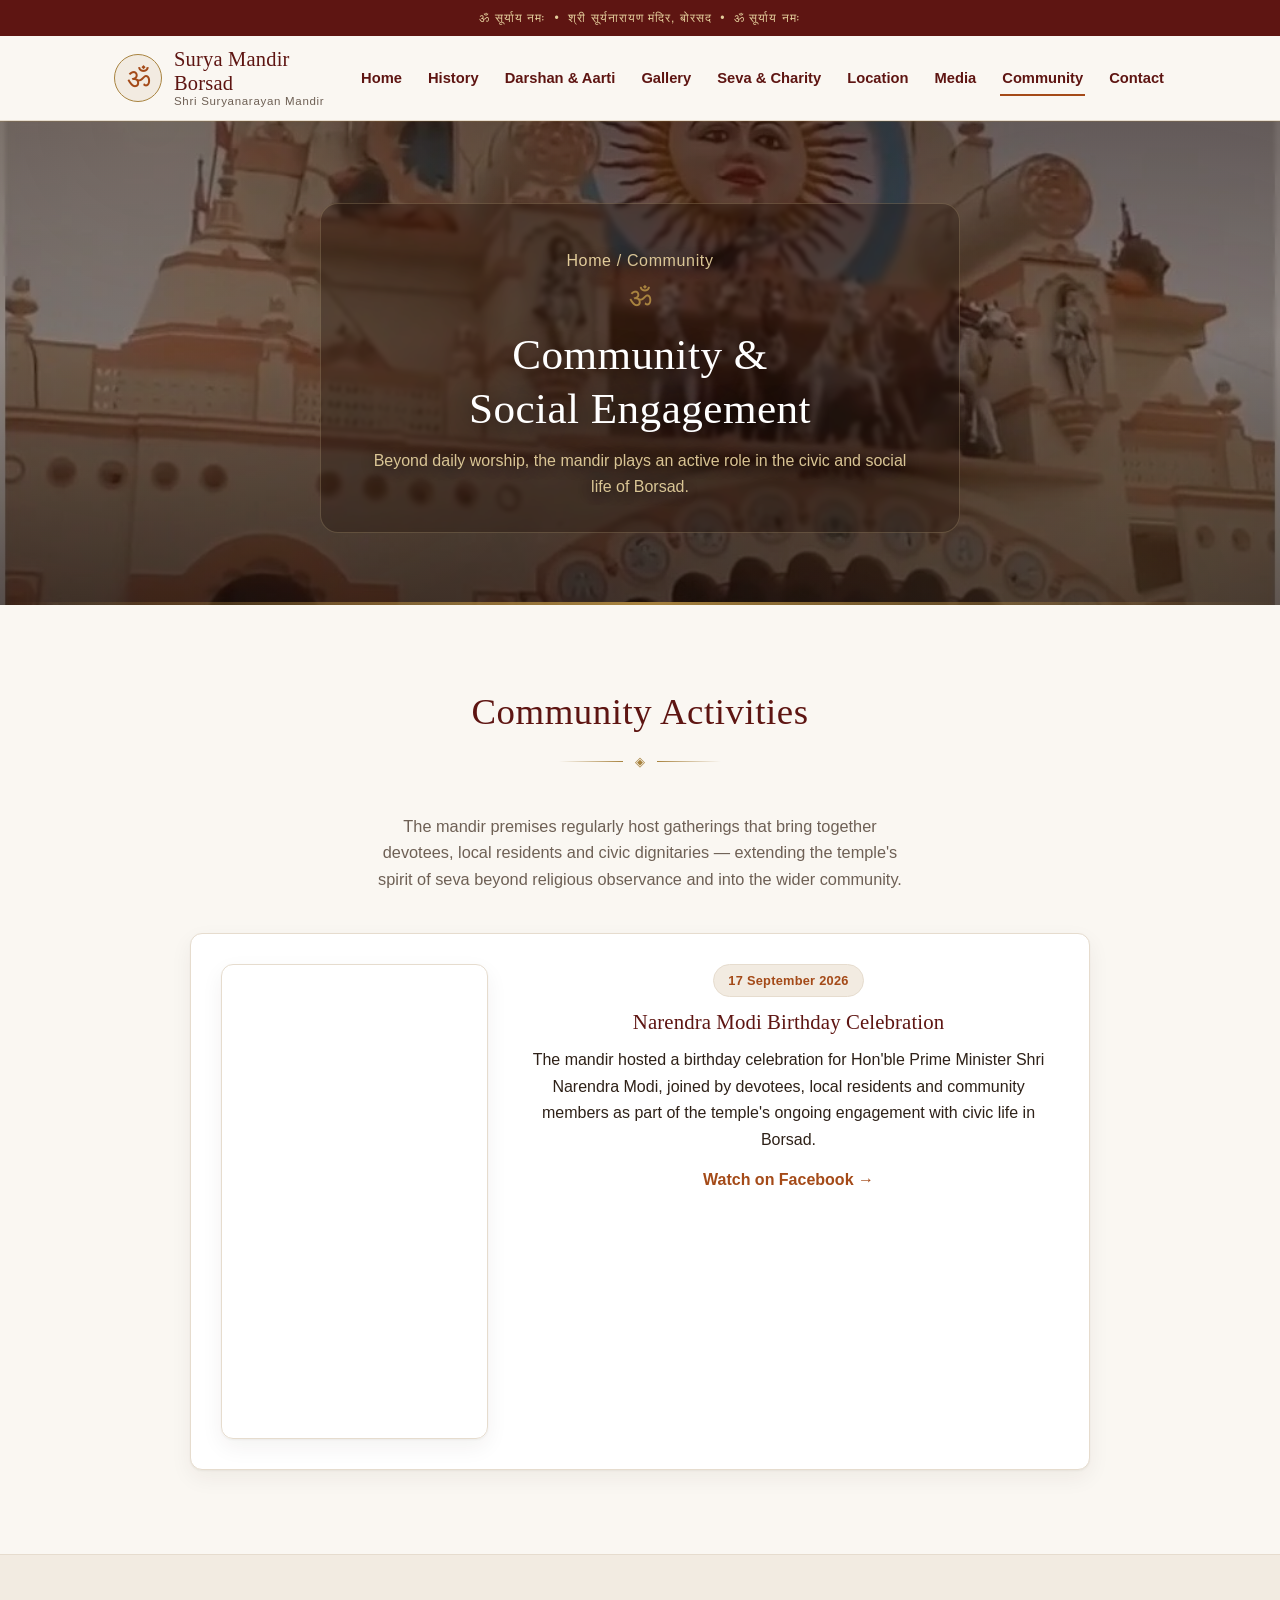
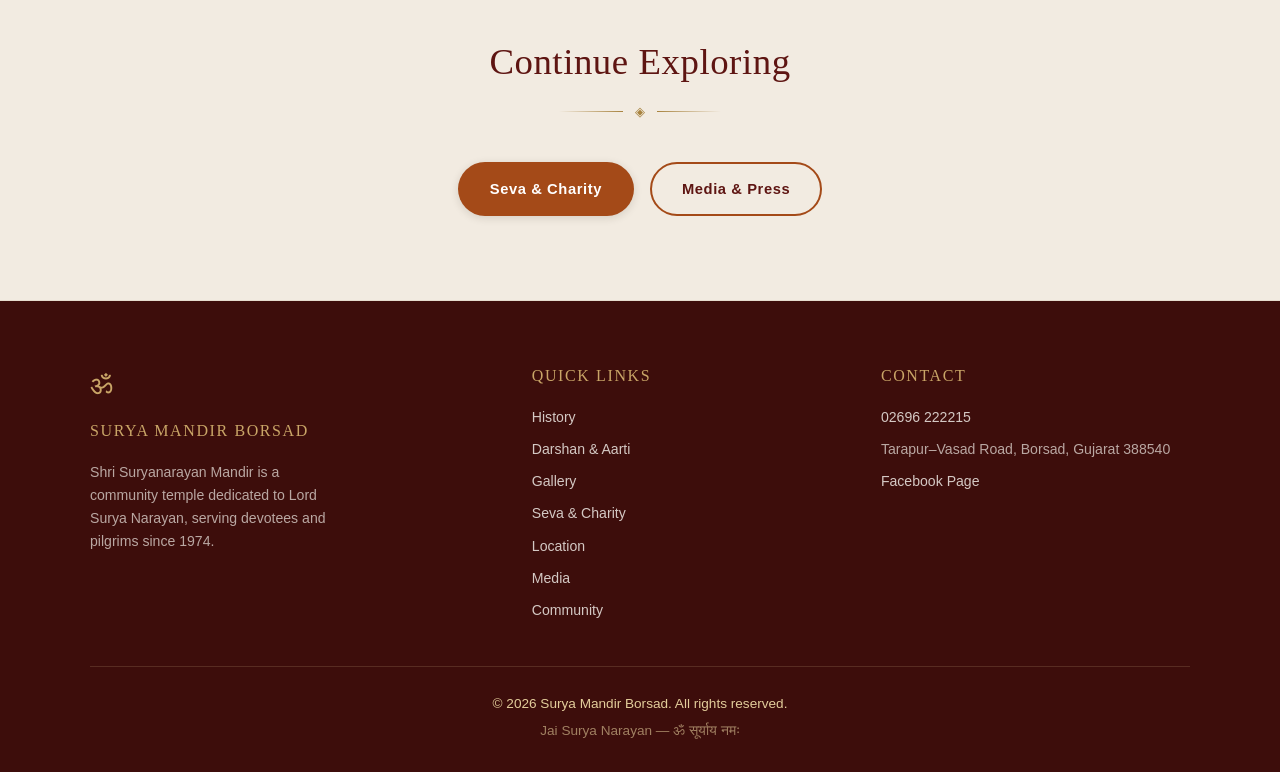
<file: community.html>
<!DOCTYPE html>
<html lang="en">
<head>
<meta charset="UTF-8">
<meta http-equiv="Content-Security-Policy" content="default-src 'self'; base-uri 'self'; form-action 'none'; object-src 'none'; script-src 'self'; style-src 'self' 'unsafe-inline' https://fonts.googleapis.com; font-src 'self' https://fonts.gstatic.com; img-src 'self' data:; connect-src 'self'; frame-src https://www.youtube.com https://www.google.com https://www.facebook.com">
<meta name="referrer" content="strict-origin-when-cross-origin">
<meta name="viewport" content="width=device-width, initial-scale=1.0">
<title>Community | Surya Mandir Borsad</title>
<meta name="description" content="Community and social engagement activities hosted at Surya Mandir Borsad, from civic celebrations to local outreach.">
<link rel="canonical" href="https://suntempleborsad.org/community.html">
<meta property="og:type" content="website">
<meta property="og:site_name" content="Surya Mandir Borsad">
<meta property="og:title" content="Community | Surya Mandir Borsad">
<meta property="og:description" content="Community and social engagement activities hosted at Surya Mandir Borsad, from civic celebrations to local outreach.">
<meta property="og:url" content="https://suntempleborsad.org/community.html">
<meta property="og:image" content="https://suntempleborsad.org/images/gallery-13.jpg">
<meta property="og:image:width" content="1000">
<meta property="og:image:height" content="1000">
<meta property="og:image:alt" content="Surya Mandir Borsad">
<meta property="og:locale" content="en_IN">
<meta name="twitter:card" content="summary_large_image">
<meta name="twitter:title" content="Community | Surya Mandir Borsad">
<meta name="twitter:description" content="Community and social engagement activities hosted at Surya Mandir Borsad, from civic celebrations to local outreach.">
<meta name="twitter:image" content="https://suntempleborsad.org/images/gallery-13.jpg">
<meta name="theme-color" content="#5E1512">
<link rel="manifest" href="/manifest.json">
<link rel="apple-touch-icon" href="/apple-touch-icon.png">
<link rel="icon" href="/favicon.ico" sizes="32x32">
<link rel="icon" href="data:image/svg+xml,%3Csvg xmlns='http://www.w3.org/2000/svg' viewBox='0 0 100 100'%3E%3Ccircle cx='50' cy='50' r='45' fill='%235E1512'/%3E%3Ctext x='50' y='68' font-size='60' text-anchor='middle' fill='%23fff'%3E%E0%A5%90%3C/text%3E%3C/svg%3E">
<link rel="preconnect" href="https://fonts.googleapis.com">
<link rel="preconnect" href="https://fonts.gstatic.com" crossorigin>
<link href="https://fonts.googleapis.com/css2?family=Marcellus&family=Mukta:wght@400;500;600;700&display=swap" rel="stylesheet">
<link rel="stylesheet" href="css/style.css?v=2">
<script type="application/ld+json">
{
  "@context": "https://schema.org",
  "@type": "BreadcrumbList",
  "itemListElement": [
    {"@type": "ListItem", "position": 1, "name": "Home", "item": "https://suntempleborsad.org/"},
    {"@type": "ListItem", "position": 2, "name": "Community", "item": "https://suntempleborsad.org/community.html"}
  ]
}
</script>
</head>
<body>

<div class="top-strip">ॐ सूर्याय नमः &nbsp;•&nbsp; श्री सूर्यनारायण मंदिर, बोरसद &nbsp;•&nbsp; ॐ सूर्याय नमः</div>

<header class="site-header">
  <div class="header-inner">
    <a class="brand" href="index.html">
      <span class="brand-om">ॐ</span>
      <span class="brand-text">
        <span class="brand-title">Surya Mandir Borsad</span>
        <span class="brand-subtitle">Shri Suryanarayan Mandir</span>
      </span>
    </a>
    <button class="nav-toggle" id="navToggle" aria-label="Toggle navigation" aria-expanded="false">
      <span></span><span></span><span></span>
    </button>
    <nav class="main-nav" id="mainNav">
      <a href="index.html">Home</a>
      <a href="history.html">History</a>
      <a href="timings.html">Darshan &amp; Aarti</a>
      <a href="gallery.html">Gallery</a>
      <a href="seva.html">Seva &amp; Charity</a>
      <a href="location.html">Location</a>
      <a href="media.html">Media</a>
      <a href="community.html" class="active">Community</a>
      <a href="contact.html">Contact</a>
    </nav>
  </div>
</header>

<section class="page-hero" style="background-image:url('images/gallery-13.jpg');background-image:-webkit-image-set(url('images/gallery-13.webp') type('image/webp'),url('images/gallery-13.jpg') type('image/jpeg'));background-image:image-set(url('images/gallery-13.webp') type('image/webp'),url('images/gallery-13.jpg') type('image/jpeg')); background-size:cover; background-position:center;">
  <div class="page-hero-content">
    <p class="breadcrumb"><a href="index.html">Home</a> / Community</p>
    <div class="page-om">&#x0950;</div>
    <h1>Community &amp; Social Engagement</h1>
    <p>Beyond daily worship, the mandir plays an active role in the civic and social life of Borsad.</p>
  </div>
</section>

<main>

  <section class="section">
    <div class="section-inner text-center">
      <h2 class="section-title"><span>Community Activities</span></h2>
      <div class="divider" aria-hidden="true"><span>&#x25C8;</span></div>
      <p class="section-lead" style="max-width:760px; margin-bottom:40px;">
        The mandir premises regularly host gatherings that bring together devotees, local residents
        and civic dignitaries &mdash; extending the temple's spirit of seva beyond religious
        observance and into the wider community.
      </p>

      <div class="event-card">
        <div class="event-card-media">
          <div class="video-wrapper-vertical">
            <iframe src="https://www.facebook.com/plugins/video.php?href=https%3A%2F%2Fwww.facebook.com%2Freel%2F38532908149690566%2F&show_text=0&width=267" title="Narendra Modi birthday celebration at Surya Mandir Borsad" style="border:none;overflow:hidden" scrolling="no" allowfullscreen="true" allow="autoplay; clipboard-write; encrypted-media; picture-in-picture; web-share" loading="lazy"></iframe>
          </div>
        </div>
        <div class="event-card-body">
          <span class="event-date">17 September 2026</span>
          <h3>Narendra Modi Birthday Celebration</h3>
          <p>
            The mandir hosted a birthday celebration for Hon'ble Prime Minister Shri Narendra Modi,
            joined by devotees, local residents and community members as part of the temple's ongoing
            engagement with civic life in Borsad.
          </p>
          <a class="event-watch-link" href="https://fb.watch/v/28VnDerd36/?mibextid=wwXIfr&fs=e" target="_blank" rel="noopener">Watch on Facebook &rarr;</a>
        </div>
      </div>
    </div>
  </section>

  <section class="section section-alt">
    <div class="section-inner text-center">
      <h2 class="section-title"><span>Continue Exploring</span></h2>
      <div class="divider" aria-hidden="true"><span>&#x25C8;</span></div>
      <div class="hero-actions" style="justify-content:center;">
        <a href="seva.html" class="btn btn-primary">Seva &amp; Charity</a>
        <a href="media.html" class="btn btn-outline" style="color:var(--maroon);border-color:var(--saffron-dark);">Media &amp; Press</a>
      </div>
    </div>
  </section>

</main>

<footer class="site-footer">
  <div class="footer-inner">
    <div class="footer-col footer-about">
      <div class="footer-om" aria-hidden="true">&#x0950;</div>
      <h4>Surya Mandir Borsad</h4>
      <p>Shri Suryanarayan Mandir is a community temple dedicated to Lord Surya Narayan, serving devotees and pilgrims since 1974.</p>
    </div>
    <div class="footer-col">
      <h4>Quick Links</h4>
      <ul>
        <li><a href="history.html">History</a></li>
        <li><a href="timings.html">Darshan &amp; Aarti</a></li>
        <li><a href="gallery.html">Gallery</a></li>
        <li><a href="seva.html">Seva &amp; Charity</a></li>
        <li><a href="location.html">Location</a></li>
        <li><a href="media.html">Media</a></li>
        <li><a href="community.html">Community</a></li>
      </ul>
    </div>
    <div class="footer-col">
      <h4>Contact</h4>
      <ul>
        <li><a href="tel:+912696222215">02696 222215</a></li>
        <li>Tarapur&ndash;Vasad Road, Borsad, Gujarat 388540</li>
        <li><a href="https://www.facebook.com/309274236189976" target="_blank" rel="noopener">Facebook Page</a></li>
      </ul>
    </div>
  </div>
  <div class="footer-bottom">
    <p>&copy; <span id="year"></span> Surya Mandir Borsad. All rights reserved.</p>
    <p class="footer-note">Jai Surya Narayan &mdash; &#x0950; &#x0938;&#x0942;&#x0930;&#x094D;&#x092F;&#x093E;&#x092F; &#x0928;&#x092E;&#x0903;</p>
  </div>
</footer>

<script src="js/script.js?v=5"></script>
</body>
</html>
</file>
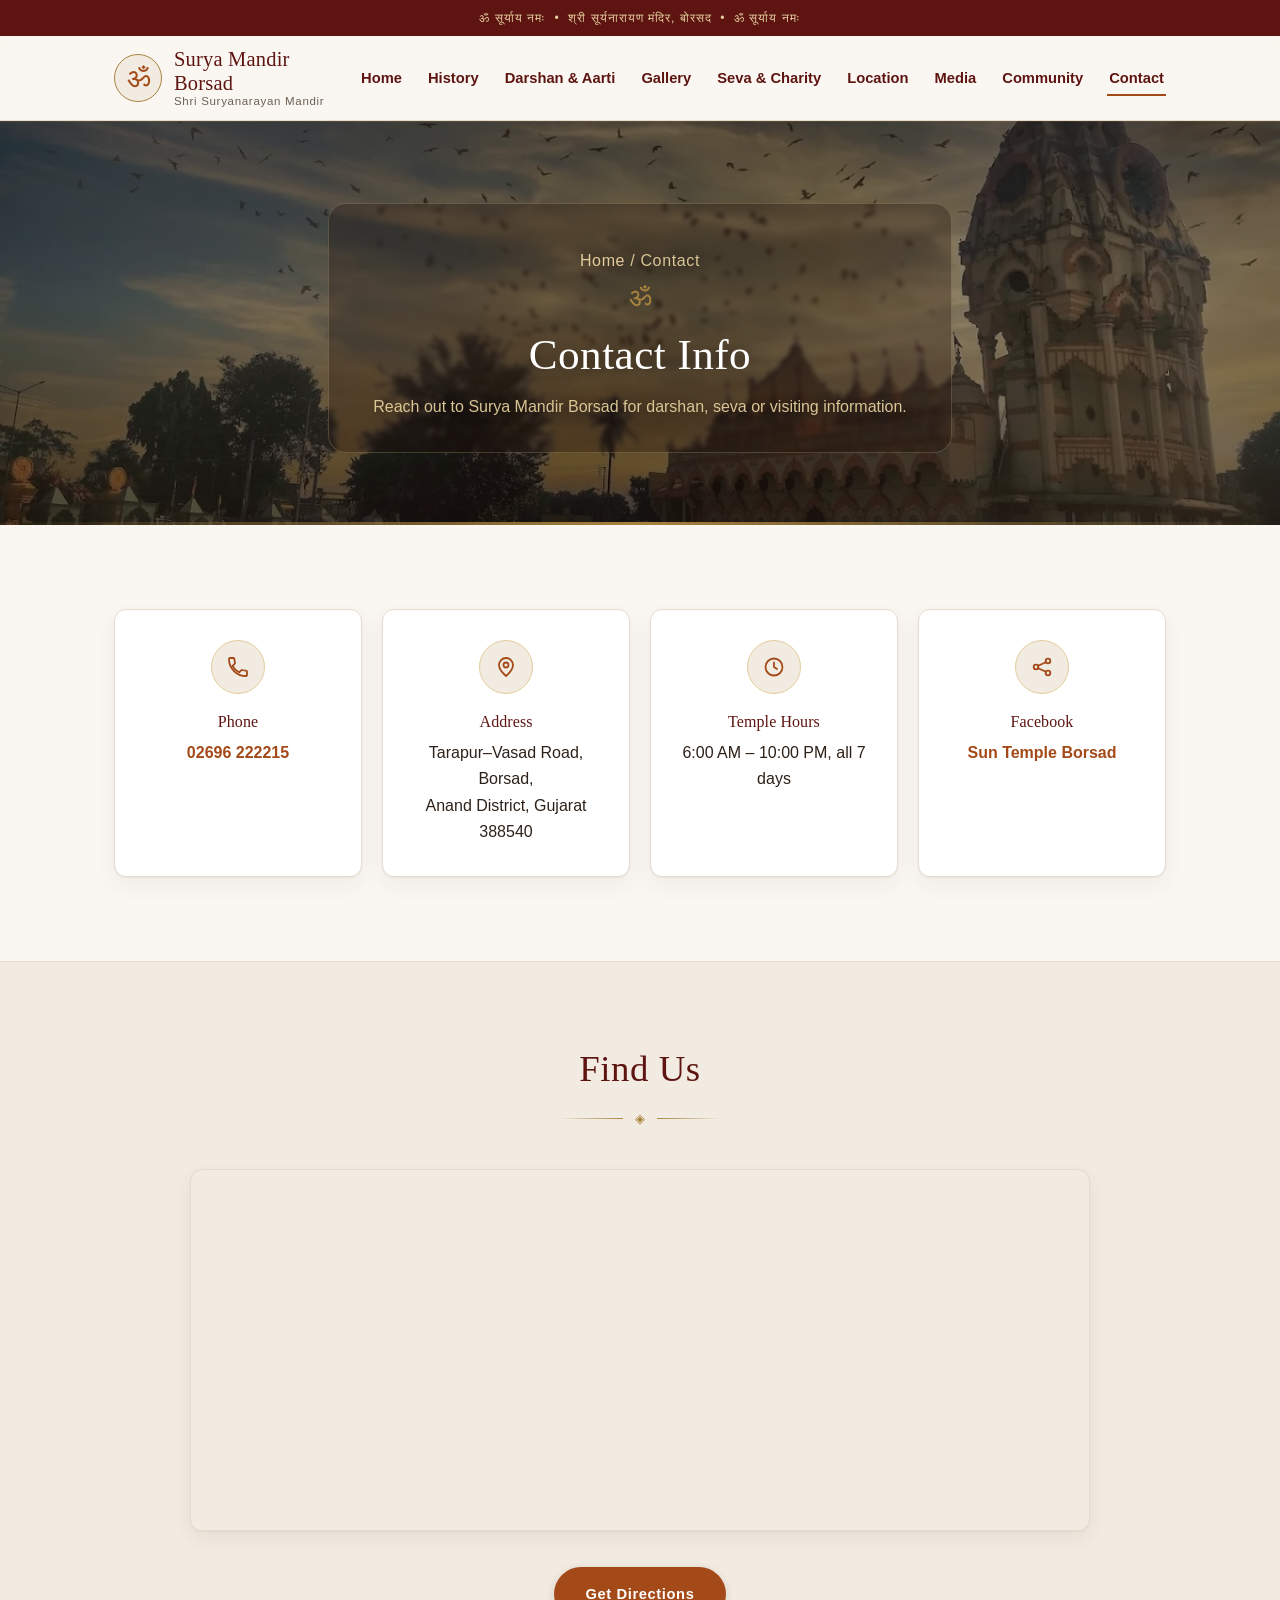
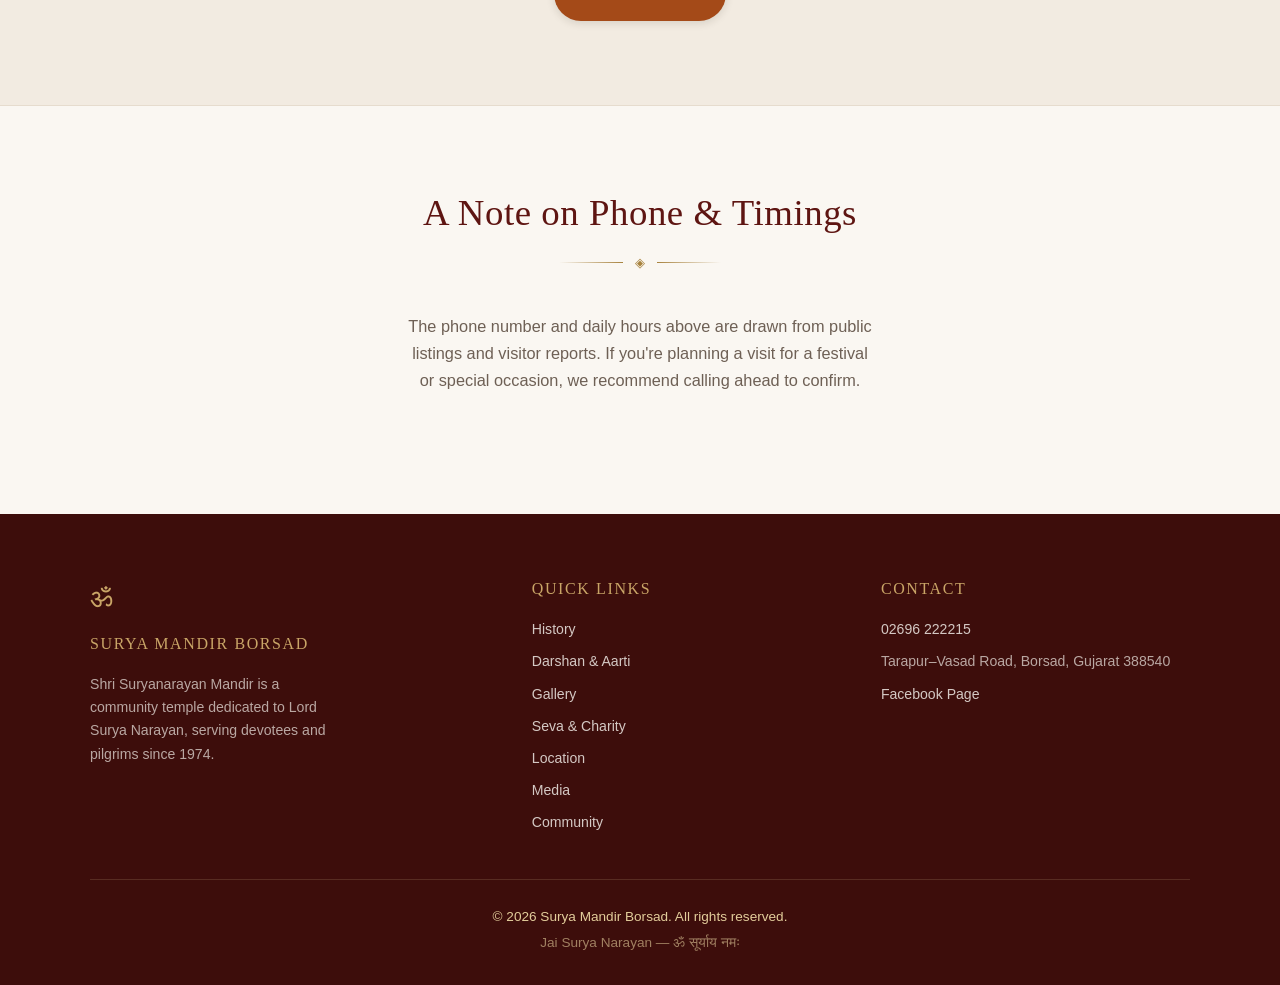
<file: contact.html>
<!DOCTYPE html>
<html lang="en">
<head>
<meta charset="UTF-8">
<meta http-equiv="Content-Security-Policy" content="default-src 'self'; base-uri 'self'; form-action 'none'; object-src 'none'; script-src 'self'; style-src 'self' 'unsafe-inline' https://fonts.googleapis.com; font-src 'self' https://fonts.gstatic.com; img-src 'self' data:; connect-src 'self'; frame-src https://www.youtube.com https://www.google.com https://www.facebook.com">
<meta name="referrer" content="strict-origin-when-cross-origin">
<meta name="viewport" content="width=device-width, initial-scale=1.0">
<title>Contact | Surya Mandir Borsad</title>
<meta name="description" content="Contact details for Surya Mandir Borsad — phone, address and social media.">
<link rel="canonical" href="https://suntempleborsad.org/contact.html">
<meta property="og:type" content="website">
<meta property="og:site_name" content="Surya Mandir Borsad">
<meta property="og:title" content="Contact | Surya Mandir Borsad">
<meta property="og:description" content="Contact details for Surya Mandir Borsad — phone, address and social media.">
<meta property="og:url" content="https://suntempleborsad.org/contact.html">
<meta property="og:image" content="https://suntempleborsad.org/images/gallery-5.jpg">
<meta property="og:image:width" content="1360">
<meta property="og:image:height" content="1020">
<meta property="og:image:alt" content="Surya Mandir Borsad">
<meta property="og:locale" content="en_IN">
<meta name="twitter:card" content="summary_large_image">
<meta name="twitter:title" content="Contact | Surya Mandir Borsad">
<meta name="twitter:description" content="Contact details for Surya Mandir Borsad — phone, address and social media.">
<meta name="twitter:image" content="https://suntempleborsad.org/images/gallery-5.jpg">
<meta name="theme-color" content="#5E1512">
<link rel="manifest" href="/manifest.json">
<link rel="apple-touch-icon" href="/apple-touch-icon.png">
<link rel="icon" href="/favicon.ico" sizes="32x32">
<link rel="icon" href="data:image/svg+xml,%3Csvg xmlns='http://www.w3.org/2000/svg' viewBox='0 0 100 100'%3E%3Ccircle cx='50' cy='50' r='45' fill='%235E1512'/%3E%3Ctext x='50' y='68' font-size='60' text-anchor='middle' fill='%23fff'%3E%E0%A5%90%3C/text%3E%3C/svg%3E">
<link rel="preconnect" href="https://fonts.googleapis.com">
<link rel="preconnect" href="https://fonts.gstatic.com" crossorigin>
<link href="https://fonts.googleapis.com/css2?family=Marcellus&family=Mukta:wght@400;500;600;700&display=swap" rel="stylesheet">
<link rel="stylesheet" href="css/style.css?v=2">
<script type="application/ld+json">
{
  "@context": "https://schema.org",
  "@type": "BreadcrumbList",
  "itemListElement": [
    {"@type": "ListItem", "position": 1, "name": "Home", "item": "https://suntempleborsad.org/"},
    {"@type": "ListItem", "position": 2, "name": "Contact", "item": "https://suntempleborsad.org/contact.html"}
  ]
}
</script>
</head>
<body>

<div class="top-strip">ॐ सूर्याय नमः &nbsp;•&nbsp; श्री सूर्यनारायण मंदिर, बोरसद &nbsp;•&nbsp; ॐ सूर्याय नमः</div>

<header class="site-header">
  <div class="header-inner">
    <a class="brand" href="index.html">
      <span class="brand-om">ॐ</span>
      <span class="brand-text">
        <span class="brand-title">Surya Mandir Borsad</span>
        <span class="brand-subtitle">Shri Suryanarayan Mandir</span>
      </span>
    </a>
    <button class="nav-toggle" id="navToggle" aria-label="Toggle navigation" aria-expanded="false">
      <span></span><span></span><span></span>
    </button>
    <nav class="main-nav" id="mainNav">
      <a href="index.html">Home</a>
      <a href="history.html">History</a>
      <a href="timings.html">Darshan &amp; Aarti</a>
      <a href="gallery.html">Gallery</a>
      <a href="seva.html">Seva &amp; Charity</a>
      <a href="location.html">Location</a>
      <a href="media.html">Media</a>
      <a href="community.html">Community</a>
      <a href="contact.html" class="active">Contact</a>
    </nav>
  </div>
</header>

<section class="page-hero" style="background-image:url('images/gallery-5.jpg');background-image:-webkit-image-set(url('images/gallery-5.webp') type('image/webp'),url('images/gallery-5.jpg') type('image/jpeg'));background-image:image-set(url('images/gallery-5.webp') type('image/webp'),url('images/gallery-5.jpg') type('image/jpeg')); background-size:cover; background-position:center;">
  <div class="page-hero-content">
    <p class="breadcrumb"><a href="index.html">Home</a> / Contact</p>
    <div class="page-om">&#x0950;</div>
    <h1>Contact Info</h1>
    <p>Reach out to Surya Mandir Borsad for darshan, seva or visiting information.</p>
  </div>
</section>

<main>

  <section class="section">
    <div class="section-inner">
      <div class="contact-grid">
        <div class="contact-card">
          <div class="contact-icon"><svg class="icon-svg" viewBox="0 0 24 24" fill="none" stroke="currentColor" stroke-width="1.8" stroke-linecap="round" stroke-linejoin="round" aria-hidden="true"><path d="M6.6 10.8c1.4 2.8 3.8 5.2 6.6 6.6l2.2-2.2c.3-.3.7-.4 1-.2 1.1.4 2.3.6 3.6.6.6 0 1 .4 1 1V20c0 .6-.4 1-1 1C10.6 21 3 13.4 3 4c0-.6.4-1 1-1h3.4c.6 0 1 .4 1 1 0 1.3.2 2.5.6 3.6.1.3 0 .7-.2 1L6.6 10.8z"/></svg></div>
          <h3>Phone</h3>
          <p><a href="tel:+912696222215">02696 222215</a></p>
        </div>
        <div class="contact-card">
          <div class="contact-icon"><svg class="icon-svg" viewBox="0 0 24 24" fill="none" stroke="currentColor" stroke-width="1.8" stroke-linecap="round" stroke-linejoin="round" aria-hidden="true"><path d="M12 21s-7-6.1-7-11a7 7 0 0 1 14 0c0 4.9-7 11-7 11z"/><circle cx="12" cy="10" r="2.5"/></svg></div>
          <h3>Address</h3>
          <p>Tarapur&ndash;Vasad Road, Borsad,<br>Anand District, Gujarat 388540</p>
        </div>
        <div class="contact-card">
          <div class="contact-icon"><svg class="icon-svg" viewBox="0 0 24 24" fill="none" stroke="currentColor" stroke-width="1.8" stroke-linecap="round" stroke-linejoin="round" aria-hidden="true"><circle cx="12" cy="12" r="8.5"/><path d="M12 7.5V12l3 2"/></svg></div>
          <h3>Temple Hours</h3>
          <p>6:00 AM &ndash; 10:00 PM, all 7 days</p>
        </div>
        <div class="contact-card">
          <div class="contact-icon"><svg class="icon-svg" viewBox="0 0 24 24" fill="none" stroke="currentColor" stroke-width="1.8" stroke-linecap="round" stroke-linejoin="round" aria-hidden="true"><circle cx="18" cy="6" r="2.3"/><circle cx="6" cy="12" r="2.3"/><circle cx="18" cy="18" r="2.3"/><path d="M8.1 10.8 15.9 7.2M8.1 13.2l7.8 3.6"/></svg></div>
          <h3>Facebook</h3>
          <p><a href="https://www.facebook.com/309274236189976" target="_blank" rel="noopener">Sun Temple Borsad</a></p>
        </div>
      </div>
    </div>
  </section>

  <section class="section section-alt">
    <div class="section-inner">
      <h2 class="section-title text-center"><span>Find Us</span></h2>
      <div class="divider" aria-hidden="true"><span>&#x25C8;</span></div>
      <div class="location-map" style="max-width:900px;margin:0 auto;">
        <iframe
          title="Surya Mandir Borsad location map"
          src="https://www.google.com/maps?q=Sun+Temple,+Borsad,+Gujarat+388540&output=embed"
          loading="lazy"
          referrerpolicy="no-referrer-when-downgrade">
        </iframe>
      </div>
      <div class="section-cta">
        <a class="btn btn-primary" target="_blank" rel="noopener" href="https://www.google.com/maps/dir/?api=1&destination=Sun+Temple+Borsad+Gujarat">Get Directions</a>
      </div>
    </div>
  </section>

  <section class="section">
    <div class="section-inner text-center">
      <h2 class="section-title"><span>A Note on Phone &amp; Timings</span></h2>
      <div class="divider" aria-hidden="true"><span>&#x25C8;</span></div>
      <p class="section-lead" style="max-width:640px;">
        The phone number and daily hours above are drawn from public listings and visitor reports.
        If you're planning a visit for a festival or special occasion, we recommend calling ahead to confirm.
      </p>
    </div>
  </section>

</main>

<footer class="site-footer">
  <div class="footer-inner">
    <div class="footer-col footer-about">
      <div class="footer-om" aria-hidden="true">&#x0950;</div>
      <h4>Surya Mandir Borsad</h4>
      <p>Shri Suryanarayan Mandir is a community temple dedicated to Lord Surya Narayan, serving devotees and pilgrims since 1974.</p>
    </div>
    <div class="footer-col">
      <h4>Quick Links</h4>
      <ul>
        <li><a href="history.html">History</a></li>
        <li><a href="timings.html">Darshan &amp; Aarti</a></li>
        <li><a href="gallery.html">Gallery</a></li>
        <li><a href="seva.html">Seva &amp; Charity</a></li>
        <li><a href="location.html">Location</a></li>
        <li><a href="media.html">Media</a></li>
        <li><a href="community.html">Community</a></li>
      </ul>
    </div>
    <div class="footer-col">
      <h4>Contact</h4>
      <ul>
        <li><a href="tel:+912696222215">02696 222215</a></li>
        <li>Tarapur&ndash;Vasad Road, Borsad, Gujarat 388540</li>
        <li><a href="https://www.facebook.com/309274236189976" target="_blank" rel="noopener">Facebook Page</a></li>
      </ul>
    </div>
  </div>
  <div class="footer-bottom">
    <p>&copy; <span id="year"></span> Surya Mandir Borsad. All rights reserved.</p>
    <p class="footer-note">Jai Surya Narayan &mdash; &#x0950; &#x0938;&#x0942;&#x0930;&#x094D;&#x092F;&#x093E;&#x092F; &#x0928;&#x092E;&#x0903;</p>
  </div>
</footer>

<script src="js/script.js?v=5"></script>
</body>
</html>
</file>
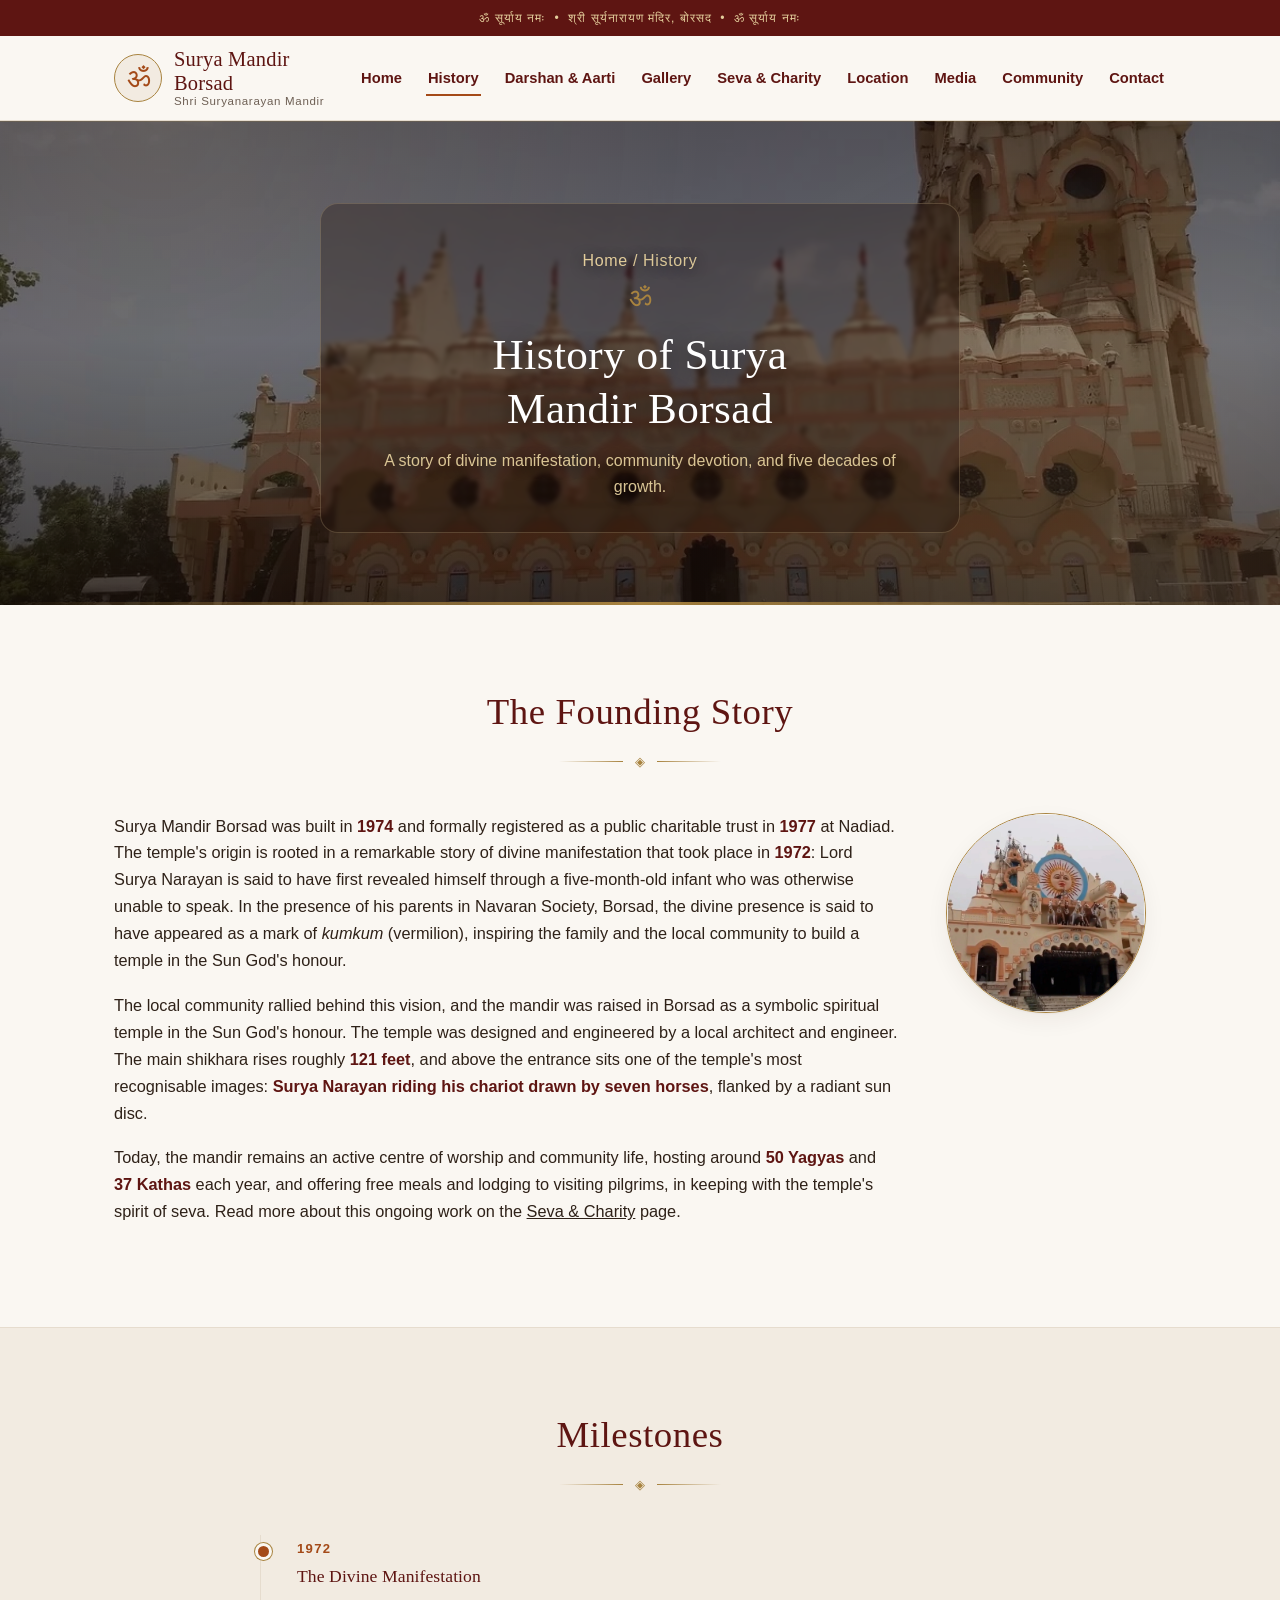
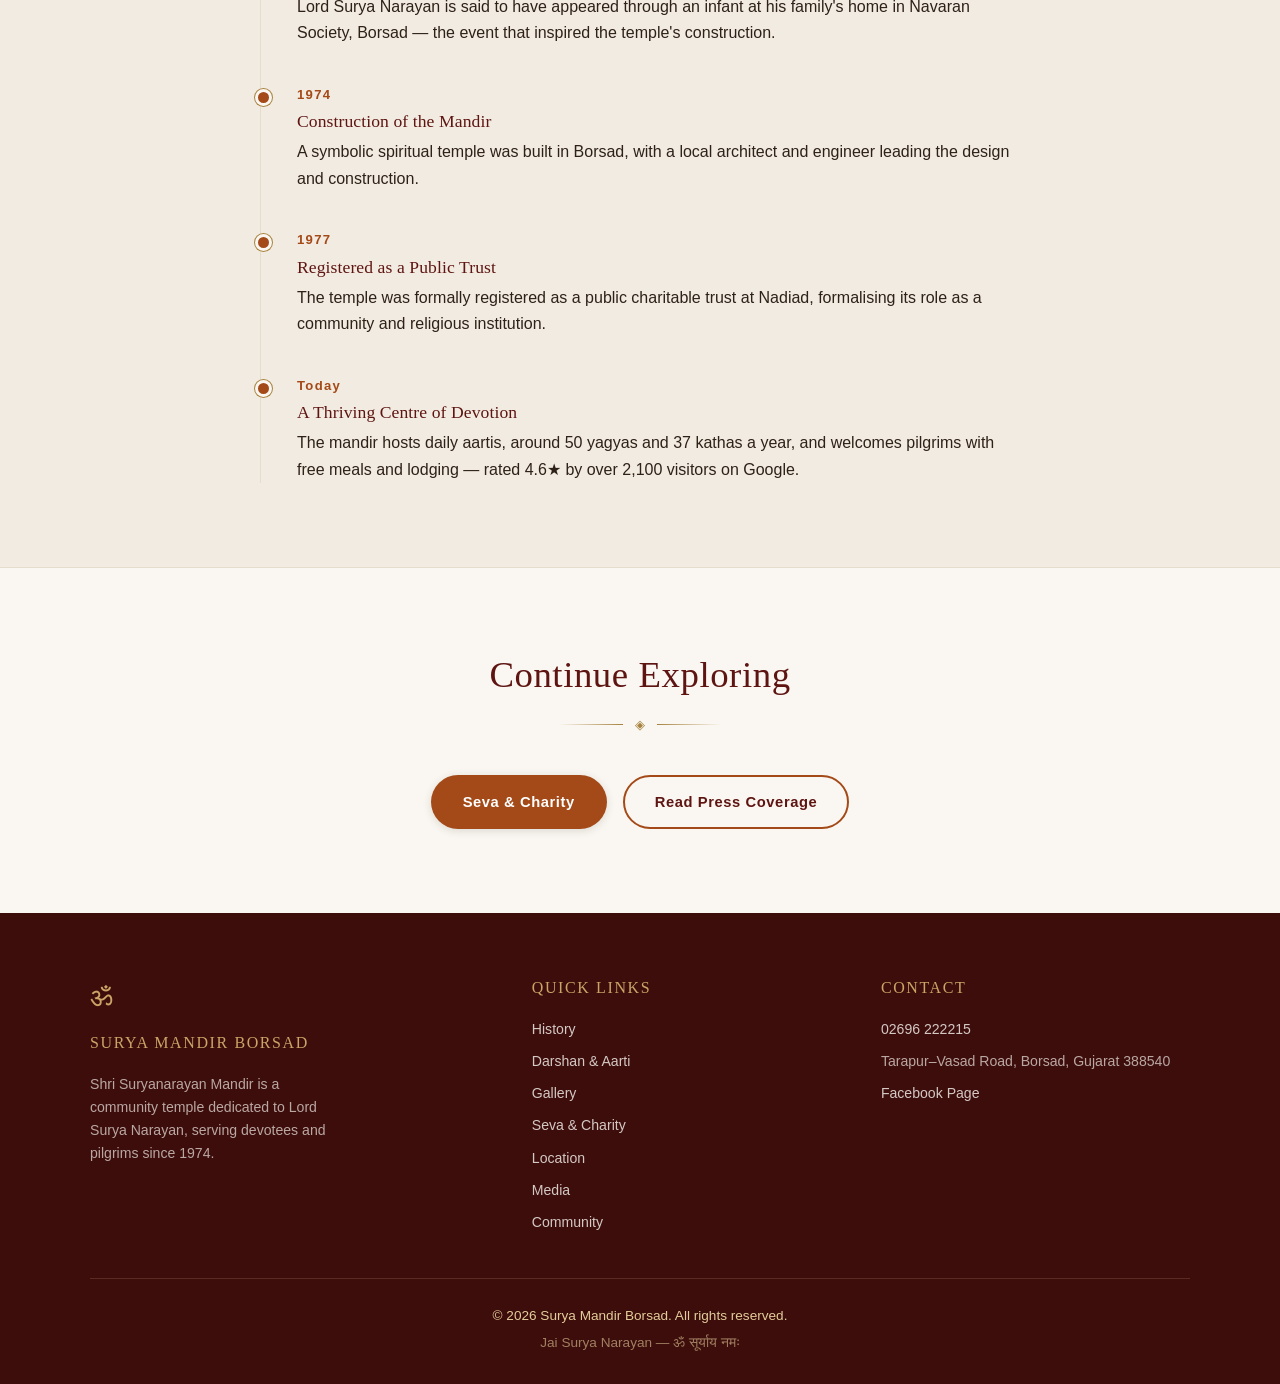
<file: history.html>
<!DOCTYPE html>
<html lang="en">
<head>
<meta charset="UTF-8">
<meta http-equiv="Content-Security-Policy" content="default-src 'self'; base-uri 'self'; form-action 'none'; object-src 'none'; script-src 'self'; style-src 'self' 'unsafe-inline' https://fonts.googleapis.com; font-src 'self' https://fonts.gstatic.com; img-src 'self' data:; connect-src 'self'; frame-src https://www.youtube.com https://www.google.com https://www.facebook.com">
<meta name="referrer" content="strict-origin-when-cross-origin">
<meta name="viewport" content="width=device-width, initial-scale=1.0">
<title>History | Surya Mandir Borsad</title>
<meta name="description" content="The history of Surya Mandir Borsad — its founding story, key figures, architecture and growth since 1974.">
<link rel="canonical" href="https://suntempleborsad.org/history.html">
<meta property="og:type" content="website">
<meta property="og:site_name" content="Surya Mandir Borsad">
<meta property="og:title" content="History | Surya Mandir Borsad">
<meta property="og:description" content="The history of Surya Mandir Borsad — its founding story, key figures, architecture and growth since 1974.">
<meta property="og:url" content="https://suntempleborsad.org/history.html">
<meta property="og:image" content="https://suntempleborsad.org/images/gallery-2.jpg">
<meta property="og:image:width" content="1200">
<meta property="og:image:height" content="900">
<meta property="og:image:alt" content="Surya Mandir Borsad">
<meta property="og:locale" content="en_IN">
<meta name="twitter:card" content="summary_large_image">
<meta name="twitter:title" content="History | Surya Mandir Borsad">
<meta name="twitter:description" content="The history of Surya Mandir Borsad — its founding story, key figures, architecture and growth since 1974.">
<meta name="twitter:image" content="https://suntempleborsad.org/images/gallery-2.jpg">
<meta name="theme-color" content="#5E1512">
<link rel="manifest" href="/manifest.json">
<link rel="apple-touch-icon" href="/apple-touch-icon.png">
<link rel="icon" href="/favicon.ico" sizes="32x32">
<link rel="icon" href="data:image/svg+xml,%3Csvg xmlns='http://www.w3.org/2000/svg' viewBox='0 0 100 100'%3E%3Ccircle cx='50' cy='50' r='45' fill='%235E1512'/%3E%3Ctext x='50' y='68' font-size='60' text-anchor='middle' fill='%23fff'%3E%E0%A5%90%3C/text%3E%3C/svg%3E">
<link rel="preconnect" href="https://fonts.googleapis.com">
<link rel="preconnect" href="https://fonts.gstatic.com" crossorigin>
<link href="https://fonts.googleapis.com/css2?family=Marcellus&family=Mukta:wght@400;500;600;700&display=swap" rel="stylesheet">
<link rel="stylesheet" href="css/style.css?v=2">
<script type="application/ld+json">
{
  "@context": "https://schema.org",
  "@type": "BreadcrumbList",
  "itemListElement": [
    {"@type": "ListItem", "position": 1, "name": "Home", "item": "https://suntempleborsad.org/"},
    {"@type": "ListItem", "position": 2, "name": "History", "item": "https://suntempleborsad.org/history.html"}
  ]
}
</script>
</head>
<body>

<div class="top-strip">ॐ सूर्याय नमः &nbsp;•&nbsp; श्री सूर्यनारायण मंदिर, बोरसद &nbsp;•&nbsp; ॐ सूर्याय नमः</div>

<header class="site-header">
  <div class="header-inner">
    <a class="brand" href="index.html">
      <span class="brand-om">ॐ</span>
      <span class="brand-text">
        <span class="brand-title">Surya Mandir Borsad</span>
        <span class="brand-subtitle">Shri Suryanarayan Mandir</span>
      </span>
    </a>
    <button class="nav-toggle" id="navToggle" aria-label="Toggle navigation" aria-expanded="false">
      <span></span><span></span><span></span>
    </button>
    <nav class="main-nav" id="mainNav">
      <a href="index.html">Home</a>
      <a href="history.html" class="active">History</a>
      <a href="timings.html">Darshan &amp; Aarti</a>
      <a href="gallery.html">Gallery</a>
      <a href="seva.html">Seva &amp; Charity</a>
      <a href="location.html">Location</a>
      <a href="media.html">Media</a>
      <a href="community.html">Community</a>
      <a href="contact.html">Contact</a>
    </nav>
  </div>
</header>

<section class="page-hero" style="background-image:url('images/gallery-2.jpg');background-image:-webkit-image-set(url('images/gallery-2.webp') type('image/webp'),url('images/gallery-2.jpg') type('image/jpeg'));background-image:image-set(url('images/gallery-2.webp') type('image/webp'),url('images/gallery-2.jpg') type('image/jpeg')); background-size:cover; background-position:center;">
  <div class="page-hero-content">
    <p class="breadcrumb"><a href="index.html">Home</a> / History</p>
    <div class="page-om">&#x0950;</div>
    <h1>History of Surya Mandir Borsad</h1>
    <p>A story of divine manifestation, community devotion, and five decades of growth.</p>
  </div>
</section>

<main>

  <section class="section">
    <div class="section-inner">
      <h2 class="section-title text-center"><span>The Founding Story</span></h2>
      <div class="divider" aria-hidden="true"><span>&#x25C8;</span></div>

      <div class="history-grid">
        <div class="history-text">
          <p>
            Surya Mandir Borsad was built in <strong>1974</strong> and formally registered as a public
            charitable trust in <strong>1977</strong> at Nadiad. The temple's origin is rooted in a
            remarkable story of divine manifestation that took place in <strong>1972</strong>: Lord
            Surya Narayan is said to have first revealed himself through a five-month-old infant who
            was otherwise unable to speak. In the presence of his parents in Navaran Society, Borsad,
            the divine presence is said to have appeared as a mark of <em>kumkum</em> (vermilion),
            inspiring the family and the local community to build a temple in the Sun God's honour.
          </p>
          <p>
            The local community rallied behind this vision, and the mandir was raised in Borsad as a
            symbolic spiritual temple in the Sun God's honour. The temple was designed and engineered
            by a local architect and engineer. The main shikhara rises roughly
            <strong>121 feet</strong>, and above the entrance sits one of the temple's most
            recognisable images: <strong>Surya Narayan riding his chariot drawn by seven
            horses</strong>, flanked by a radiant sun disc.
          </p>
          <p>
            Today, the mandir remains an active centre of worship and community life, hosting around
            <strong> 50 Yagyas</strong> and <strong>37 Kathas</strong> each year, and offering free meals
            and lodging to visiting pilgrims, in keeping with the temple's spirit of seva. Read more
            about this ongoing work on the <a href="seva.html">Seva &amp; Charity</a> page.
          </p>
        </div>
        <div class="history-motif">
          <div class="motif-circle motif-photo">
            <picture><source srcset="images/gallery-3.webp" type="image/webp"><img src="images/gallery-3.jpg" alt="Surya Narayan riding a chariot drawn by seven horses, above the temple entrance" width="1000" height="1000" decoding="async"></picture>
          </div>
        </div>
      </div>
    </div>
  </section>

  <section class="section section-alt">
    <div class="section-inner">
      <h2 class="section-title text-center"><span>Milestones</span></h2>
      <div class="divider" aria-hidden="true"><span>&#x25C8;</span></div>

      <div class="timeline">
        <div class="timeline-item">
          <span class="timeline-year">1972</span>
          <h3>The Divine Manifestation</h3>
          <p>Lord Surya Narayan is said to have appeared through an infant at his family's home in Navaran Society, Borsad &mdash; the event that inspired the temple's construction.</p>
        </div>
        <div class="timeline-item">
          <span class="timeline-year">1974</span>
          <h3>Construction of the Mandir</h3>
          <p>A symbolic spiritual temple was built in Borsad, with a local architect and engineer leading the design and construction.</p>
        </div>
        <div class="timeline-item">
          <span class="timeline-year">1977</span>
          <h3>Registered as a Public Trust</h3>
          <p>The temple was formally registered as a public charitable trust at Nadiad, formalising its role as a community and religious institution.</p>
        </div>
        <div class="timeline-item">
          <span class="timeline-year">Today</span>
          <h3>A Thriving Centre of Devotion</h3>
          <p>The mandir hosts daily aartis, around 50 yagyas and 37 kathas a year, and welcomes pilgrims with free meals and lodging &mdash; rated 4.6&#9733; by over 2,100 visitors on Google.</p>
        </div>
      </div>
    </div>
  </section>

  <section class="section">
    <div class="section-inner text-center">
      <h2 class="section-title"><span>Continue Exploring</span></h2>
      <div class="divider" aria-hidden="true"><span>&#x25C8;</span></div>
      <div class="hero-actions" style="justify-content:center;">
        <a href="seva.html" class="btn btn-primary">Seva &amp; Charity</a>
        <a href="media.html" class="btn btn-outline" style="color:var(--maroon);border-color:var(--saffron-dark);">Read Press Coverage</a>
      </div>
    </div>
  </section>

</main>

<footer class="site-footer">
  <div class="footer-inner">
    <div class="footer-col footer-about">
      <div class="footer-om" aria-hidden="true">&#x0950;</div>
      <h4>Surya Mandir Borsad</h4>
      <p>Shri Suryanarayan Mandir is a community temple dedicated to Lord Surya Narayan, serving devotees and pilgrims since 1974.</p>
    </div>
    <div class="footer-col">
      <h4>Quick Links</h4>
      <ul>
        <li><a href="history.html">History</a></li>
        <li><a href="timings.html">Darshan &amp; Aarti</a></li>
        <li><a href="gallery.html">Gallery</a></li>
        <li><a href="seva.html">Seva &amp; Charity</a></li>
        <li><a href="location.html">Location</a></li>
        <li><a href="media.html">Media</a></li>
        <li><a href="community.html">Community</a></li>
      </ul>
    </div>
    <div class="footer-col">
      <h4>Contact</h4>
      <ul>
        <li><a href="tel:+912696222215">02696 222215</a></li>
        <li>Tarapur&ndash;Vasad Road, Borsad, Gujarat 388540</li>
        <li><a href="https://www.facebook.com/309274236189976" target="_blank" rel="noopener">Facebook Page</a></li>
      </ul>
    </div>
  </div>
  <div class="footer-bottom">
    <p>&copy; <span id="year"></span> Surya Mandir Borsad. All rights reserved.</p>
    <p class="footer-note">Jai Surya Narayan &mdash; &#x0950; &#x0938;&#x0942;&#x0930;&#x094D;&#x092F;&#x093E;&#x092F; &#x0928;&#x092E;&#x0903;</p>
  </div>
</footer>

<script src="js/script.js?v=5"></script>
</body>
</html>
</file>
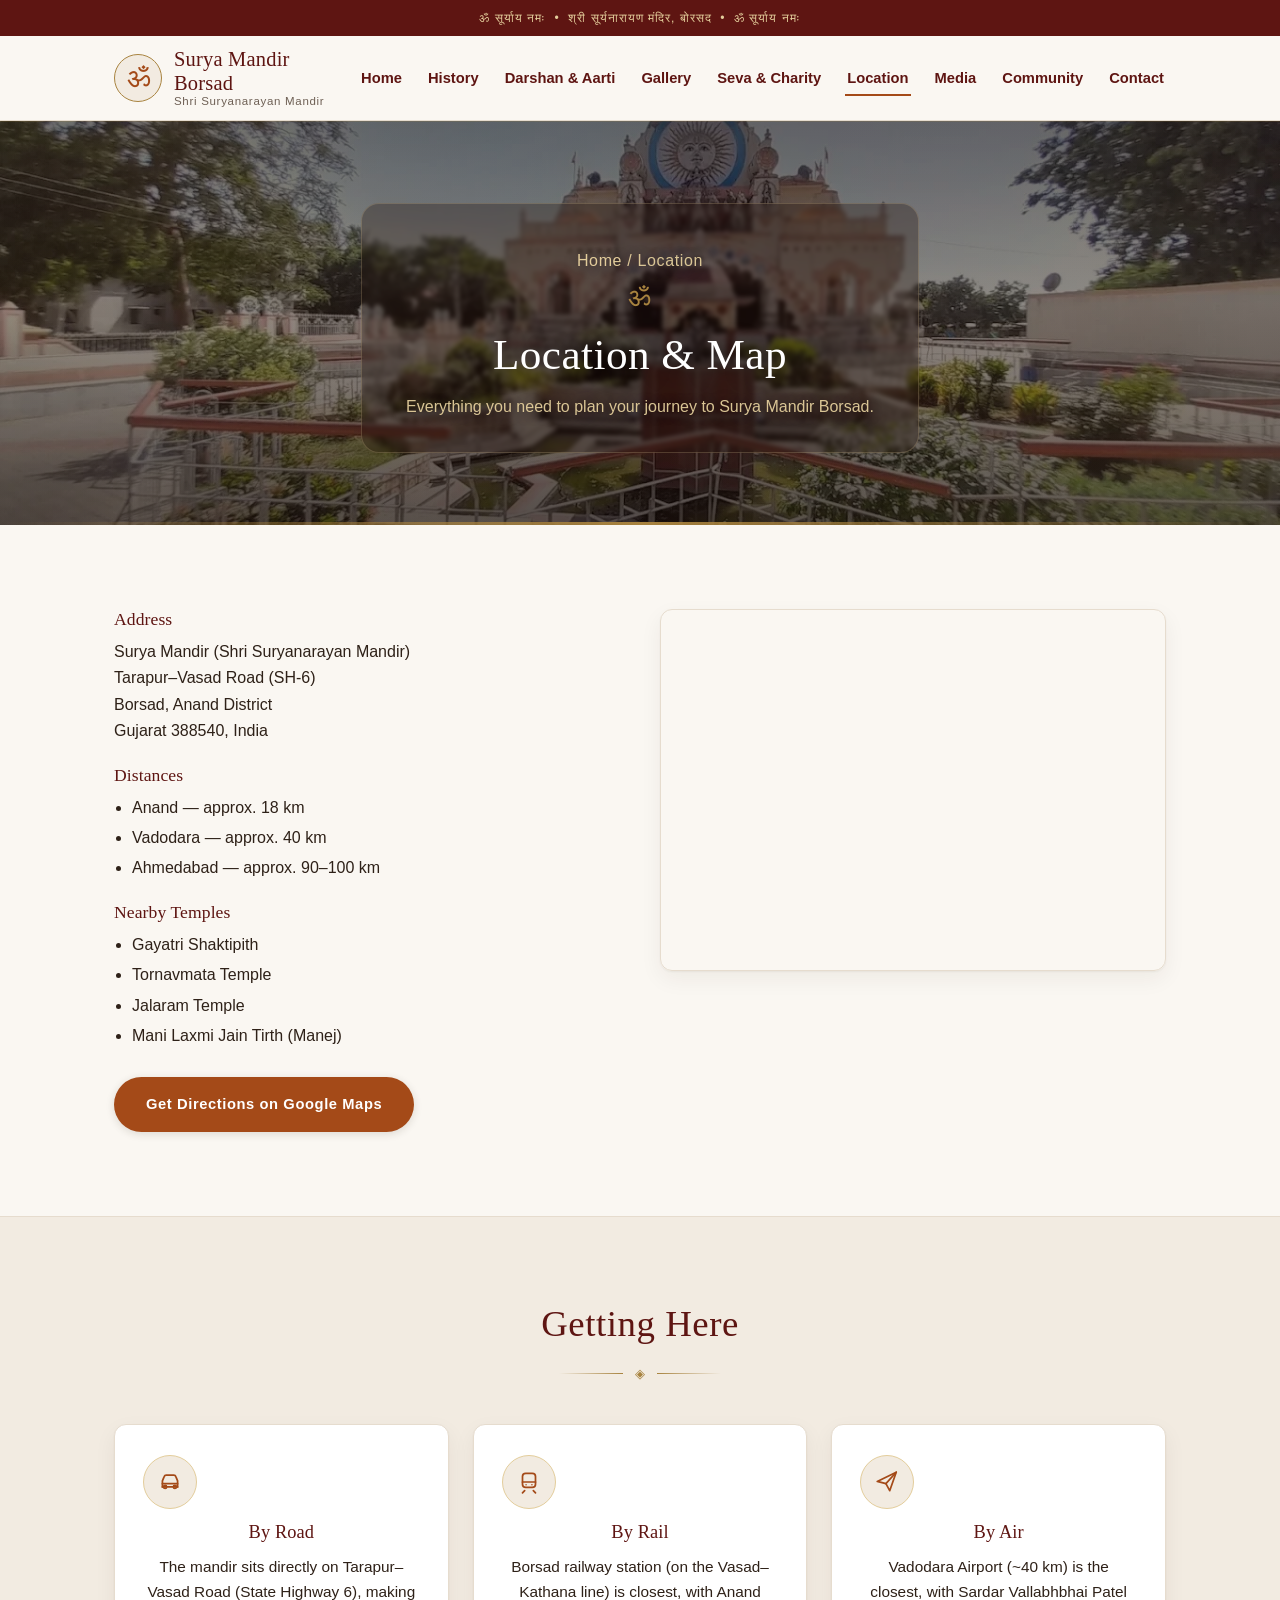
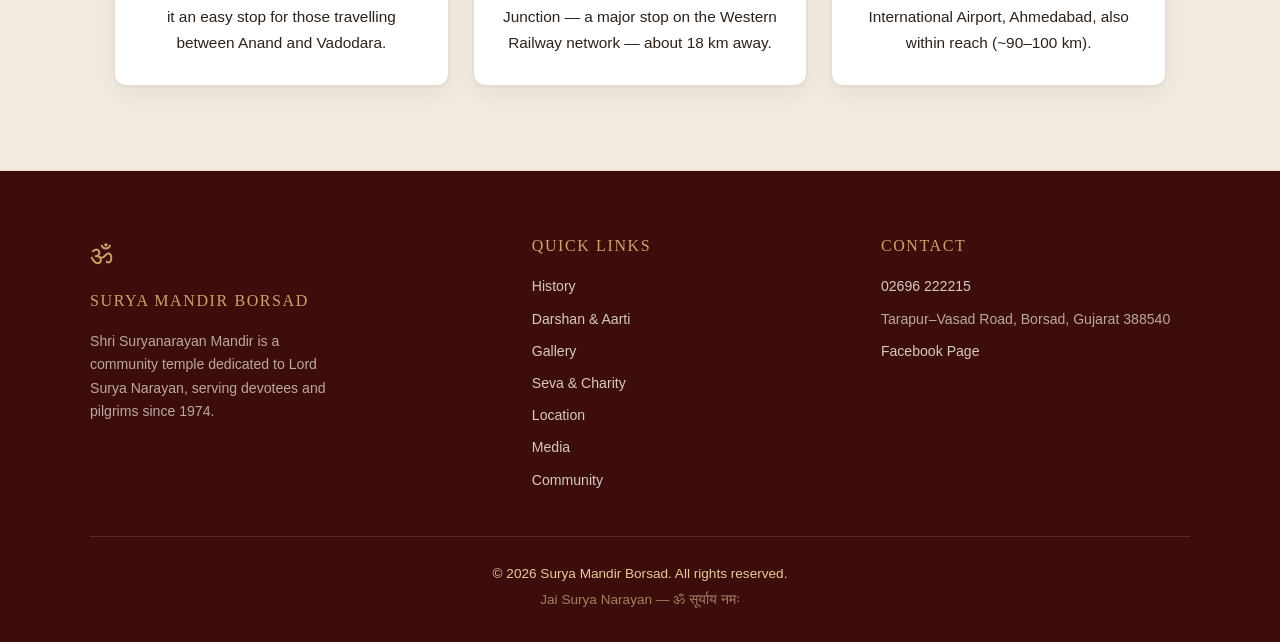
<file: location.html>
<!DOCTYPE html>
<html lang="en">
<head>
<meta charset="UTF-8">
<meta http-equiv="Content-Security-Policy" content="default-src 'self'; base-uri 'self'; form-action 'none'; object-src 'none'; script-src 'self'; style-src 'self' 'unsafe-inline' https://fonts.googleapis.com; font-src 'self' https://fonts.gstatic.com; img-src 'self' data:; connect-src 'self'; frame-src https://www.youtube.com https://www.google.com https://www.facebook.com">
<meta name="referrer" content="strict-origin-when-cross-origin">
<meta name="viewport" content="width=device-width, initial-scale=1.0">
<title>Location &amp; Map | Surya Mandir Borsad</title>
<meta name="description" content="Address, map and directions to Surya Mandir Borsad on Tarapur-Vasad Road, Borsad, Gujarat.">
<link rel="canonical" href="https://suntempleborsad.org/location.html">
<meta property="og:type" content="website">
<meta property="og:site_name" content="Surya Mandir Borsad">
<meta property="og:title" content="Location &amp; Map | Surya Mandir Borsad">
<meta property="og:description" content="Address, map and directions to Surya Mandir Borsad on Tarapur-Vasad Road, Borsad, Gujarat.">
<meta property="og:url" content="https://suntempleborsad.org/location.html">
<meta property="og:image" content="https://suntempleborsad.org/images/gallery-7.jpg">
<meta property="og:image:width" content="1360">
<meta property="og:image:height" content="1020">
<meta property="og:image:alt" content="Surya Mandir Borsad">
<meta property="og:locale" content="en_IN">
<meta name="twitter:card" content="summary_large_image">
<meta name="twitter:title" content="Location &amp; Map | Surya Mandir Borsad">
<meta name="twitter:description" content="Address, map and directions to Surya Mandir Borsad on Tarapur-Vasad Road, Borsad, Gujarat.">
<meta name="twitter:image" content="https://suntempleborsad.org/images/gallery-7.jpg">
<meta name="theme-color" content="#5E1512">
<link rel="manifest" href="/manifest.json">
<link rel="apple-touch-icon" href="/apple-touch-icon.png">
<link rel="icon" href="/favicon.ico" sizes="32x32">
<link rel="icon" href="data:image/svg+xml,%3Csvg xmlns='http://www.w3.org/2000/svg' viewBox='0 0 100 100'%3E%3Ccircle cx='50' cy='50' r='45' fill='%235E1512'/%3E%3Ctext x='50' y='68' font-size='60' text-anchor='middle' fill='%23fff'%3E%E0%A5%90%3C/text%3E%3C/svg%3E">
<link rel="preconnect" href="https://fonts.googleapis.com">
<link rel="preconnect" href="https://fonts.gstatic.com" crossorigin>
<link href="https://fonts.googleapis.com/css2?family=Marcellus&family=Mukta:wght@400;500;600;700&display=swap" rel="stylesheet">
<link rel="stylesheet" href="css/style.css?v=2">
<script type="application/ld+json">
{
  "@context": "https://schema.org",
  "@type": "BreadcrumbList",
  "itemListElement": [
    {"@type": "ListItem", "position": 1, "name": "Home", "item": "https://suntempleborsad.org/"},
    {"@type": "ListItem", "position": 2, "name": "Location", "item": "https://suntempleborsad.org/location.html"}
  ]
}
</script>
</head>
<body>

<div class="top-strip">ॐ सूर्याय नमः &nbsp;•&nbsp; श्री सूर्यनारायण मंदिर, बोरसद &nbsp;•&nbsp; ॐ सूर्याय नमः</div>

<header class="site-header">
  <div class="header-inner">
    <a class="brand" href="index.html">
      <span class="brand-om">ॐ</span>
      <span class="brand-text">
        <span class="brand-title">Surya Mandir Borsad</span>
        <span class="brand-subtitle">Shri Suryanarayan Mandir</span>
      </span>
    </a>
    <button class="nav-toggle" id="navToggle" aria-label="Toggle navigation" aria-expanded="false">
      <span></span><span></span><span></span>
    </button>
    <nav class="main-nav" id="mainNav">
      <a href="index.html">Home</a>
      <a href="history.html">History</a>
      <a href="timings.html">Darshan &amp; Aarti</a>
      <a href="gallery.html">Gallery</a>
      <a href="seva.html">Seva &amp; Charity</a>
      <a href="location.html" class="active">Location</a>
      <a href="media.html">Media</a>
      <a href="community.html">Community</a>
      <a href="contact.html">Contact</a>
    </nav>
  </div>
</header>

<section class="page-hero" style="background-image:url('images/gallery-7.jpg');background-image:-webkit-image-set(url('images/gallery-7.webp') type('image/webp'),url('images/gallery-7.jpg') type('image/jpeg'));background-image:image-set(url('images/gallery-7.webp') type('image/webp'),url('images/gallery-7.jpg') type('image/jpeg')); background-size:cover; background-position:center;">
  <div class="page-hero-content">
    <p class="breadcrumb"><a href="index.html">Home</a> / Location</p>
    <div class="page-om">&#x0950;</div>
    <h1>Location &amp; Map</h1>
    <p>Everything you need to plan your journey to Surya Mandir Borsad.</p>
  </div>
</section>

<main>

  <section class="section">
    <div class="section-inner">
      <div class="location-grid">
        <div class="location-info">
          <h3>Address</h3>
          <p>
            Surya Mandir (Shri Suryanarayan Mandir)<br>
            Tarapur&ndash;Vasad Road (SH&#8209;6)<br>
            Borsad, Anand District<br>
            Gujarat 388540, India
          </p>
          <h3>Distances</h3>
          <ul class="distance-list">
            <li>Anand &mdash; approx. 18 km</li>
            <li>Vadodara &mdash; approx. 40 km</li>
            <li>Ahmedabad &mdash; approx. 90&ndash;100 km</li>
          </ul>
          <h3>Nearby Temples</h3>
          <ul class="distance-list">
            <li>Gayatri Shaktipith</li>
            <li>Tornavmata Temple</li>
            <li>Jalaram Temple</li>
            <li>Mani Laxmi Jain Tirth (Manej)</li>
          </ul>
          <a class="btn btn-primary" target="_blank" rel="noopener" href="https://www.google.com/maps/dir/?api=1&destination=Sun+Temple+Borsad+Gujarat">Get Directions on Google Maps</a>
        </div>
        <div class="location-map">
          <iframe
            title="Surya Mandir Borsad location map"
            src="https://www.google.com/maps?q=Sun+Temple,+Borsad,+Gujarat+388540&output=embed"
            loading="lazy"
            referrerpolicy="no-referrer-when-downgrade">
          </iframe>
        </div>
      </div>
    </div>
  </section>

  <section class="section section-alt">
    <div class="section-inner text-center">
      <h2 class="section-title"><span>Getting Here</span></h2>
      <div class="divider" aria-hidden="true"><span>&#x25C8;</span></div>
      <div class="seva-grid">
        <div class="seva-card">
          <div class="seva-icon"><svg class="icon-svg" viewBox="0 0 24 24" fill="none" stroke="currentColor" stroke-width="1.6" stroke-linecap="round" stroke-linejoin="round" aria-hidden="true"><path d="M5 16.5V11l1.6-4A2 2 0 0 1 8.5 5.7h7a2 2 0 0 1 1.9 1.3l1.6 4v5.5"/><path d="M5 16.5h14M5 13.5h14"/><circle cx="7.5" cy="16.5" r="1.4"/><circle cx="16.5" cy="16.5" r="1.4"/></svg></div>
          <h3>By Road</h3>
          <p>The mandir sits directly on Tarapur&ndash;Vasad Road (State Highway 6), making it an easy stop for those travelling between Anand and Vadodara.</p>
        </div>
        <div class="seva-card">
          <div class="seva-icon"><svg class="icon-svg" viewBox="0 0 24 24" fill="none" stroke="currentColor" stroke-width="1.6" stroke-linecap="round" stroke-linejoin="round" aria-hidden="true"><rect x="6" y="4" width="12" height="13" rx="3"/><path d="M6 12h12"/><path d="M8 20l-2 2M16 20l2 2"/><circle cx="9.3" cy="14.6" r=".7" fill="currentColor" stroke="none"/><circle cx="14.7" cy="14.6" r=".7" fill="currentColor" stroke="none"/></svg></div>
          <h3>By Rail</h3>
          <p>Borsad railway station (on the Vasad&ndash;Kathana line) is closest, with Anand Junction &mdash; a major stop on the Western Railway network &mdash; about 18 km away.</p>
        </div>
        <div class="seva-card">
          <div class="seva-icon"><svg class="icon-svg" viewBox="0 0 24 24" fill="none" stroke="currentColor" stroke-width="1.6" stroke-linecap="round" stroke-linejoin="round" aria-hidden="true"><path d="M3 11.5 20.5 3l-6 17-3.5-6.5L3 11.5z"/><path d="M11 13.5 20.5 3"/></svg></div>
          <h3>By Air</h3>
          <p>Vadodara Airport (~40 km) is the closest, with Sardar Vallabhbhai Patel International Airport, Ahmedabad, also within reach (~90&ndash;100 km).</p>
        </div>
      </div>
    </div>
  </section>

</main>

<footer class="site-footer">
  <div class="footer-inner">
    <div class="footer-col footer-about">
      <div class="footer-om" aria-hidden="true">&#x0950;</div>
      <h4>Surya Mandir Borsad</h4>
      <p>Shri Suryanarayan Mandir is a community temple dedicated to Lord Surya Narayan, serving devotees and pilgrims since 1974.</p>
    </div>
    <div class="footer-col">
      <h4>Quick Links</h4>
      <ul>
        <li><a href="history.html">History</a></li>
        <li><a href="timings.html">Darshan &amp; Aarti</a></li>
        <li><a href="gallery.html">Gallery</a></li>
        <li><a href="seva.html">Seva &amp; Charity</a></li>
        <li><a href="location.html">Location</a></li>
        <li><a href="media.html">Media</a></li>
        <li><a href="community.html">Community</a></li>
      </ul>
    </div>
    <div class="footer-col">
      <h4>Contact</h4>
      <ul>
        <li><a href="tel:+912696222215">02696 222215</a></li>
        <li>Tarapur&ndash;Vasad Road, Borsad, Gujarat 388540</li>
        <li><a href="https://www.facebook.com/309274236189976" target="_blank" rel="noopener">Facebook Page</a></li>
      </ul>
    </div>
  </div>
  <div class="footer-bottom">
    <p>&copy; <span id="year"></span> Surya Mandir Borsad. All rights reserved.</p>
    <p class="footer-note">Jai Surya Narayan &mdash; &#x0950; &#x0938;&#x0942;&#x0930;&#x094D;&#x092F;&#x093E;&#x092F; &#x0928;&#x092E;&#x0903;</p>
  </div>
</footer>

<script src="js/script.js?v=5"></script>
</body>
</html>
</file>
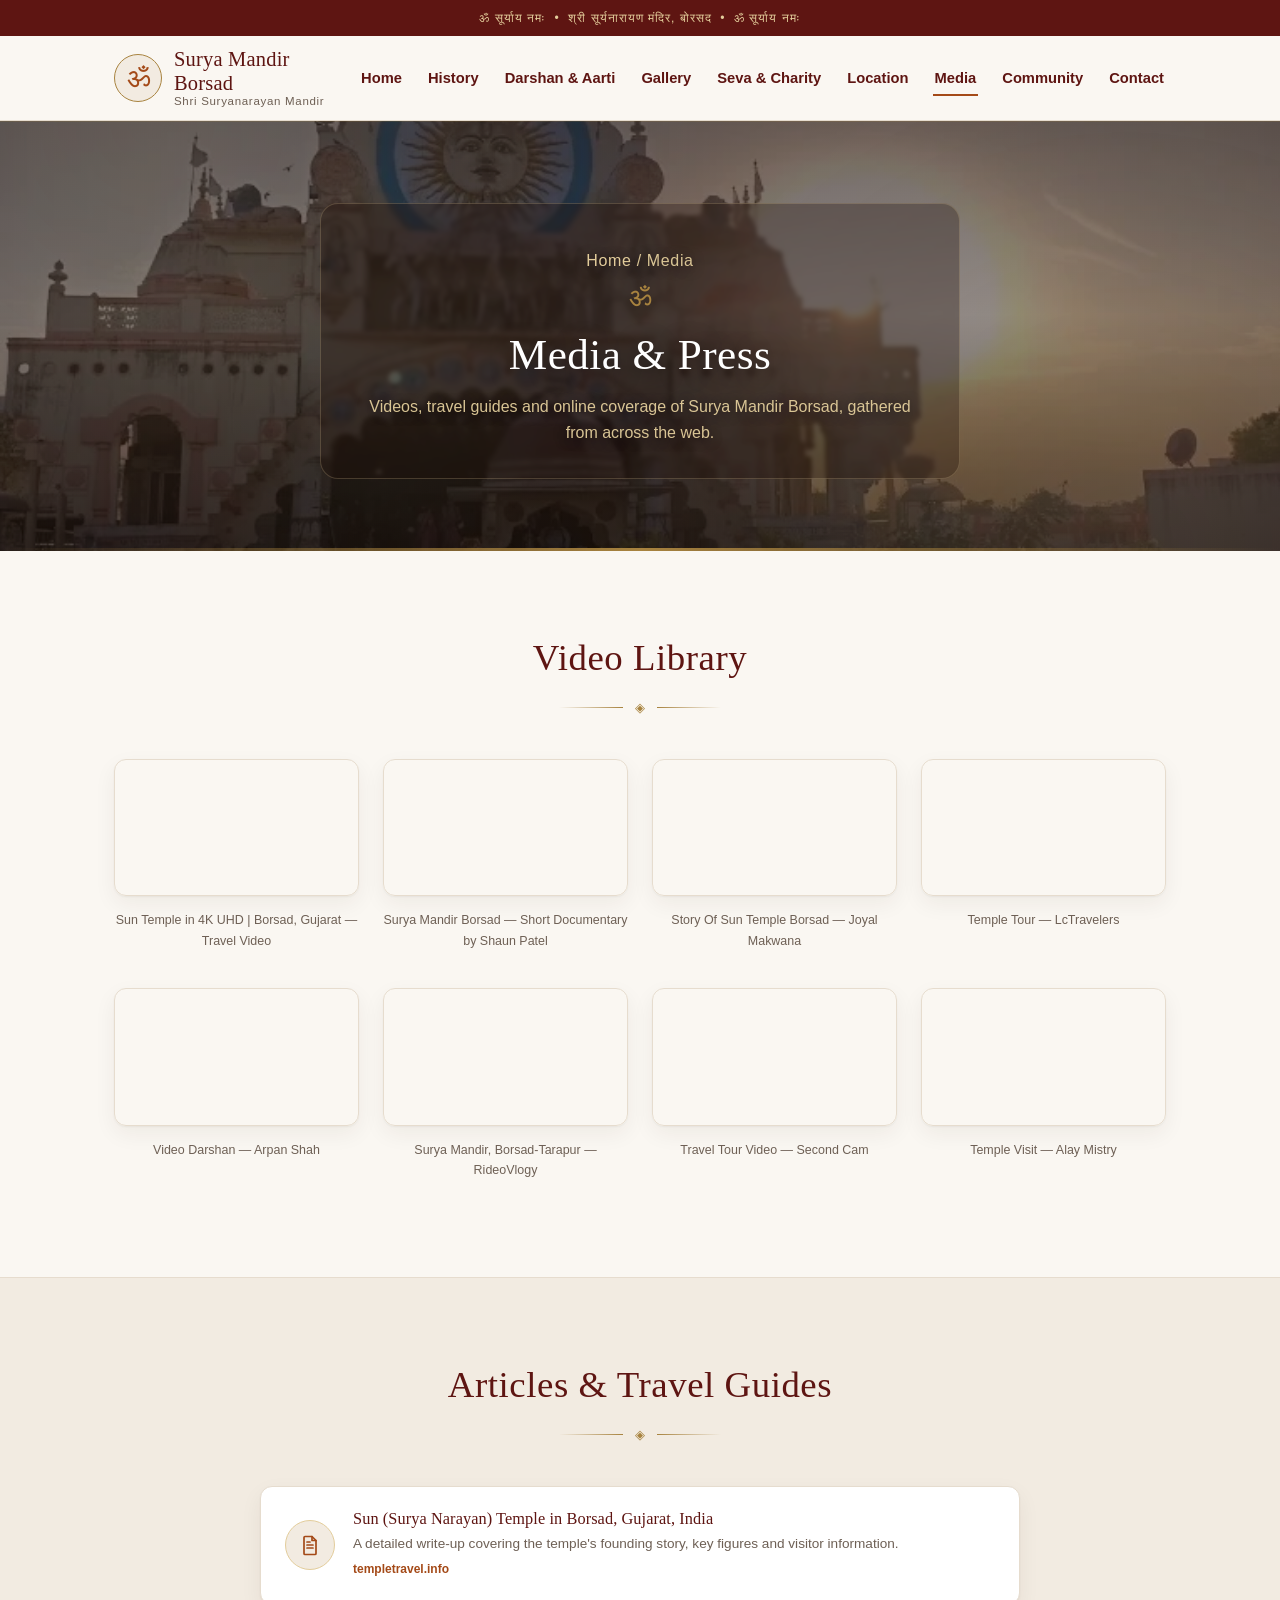
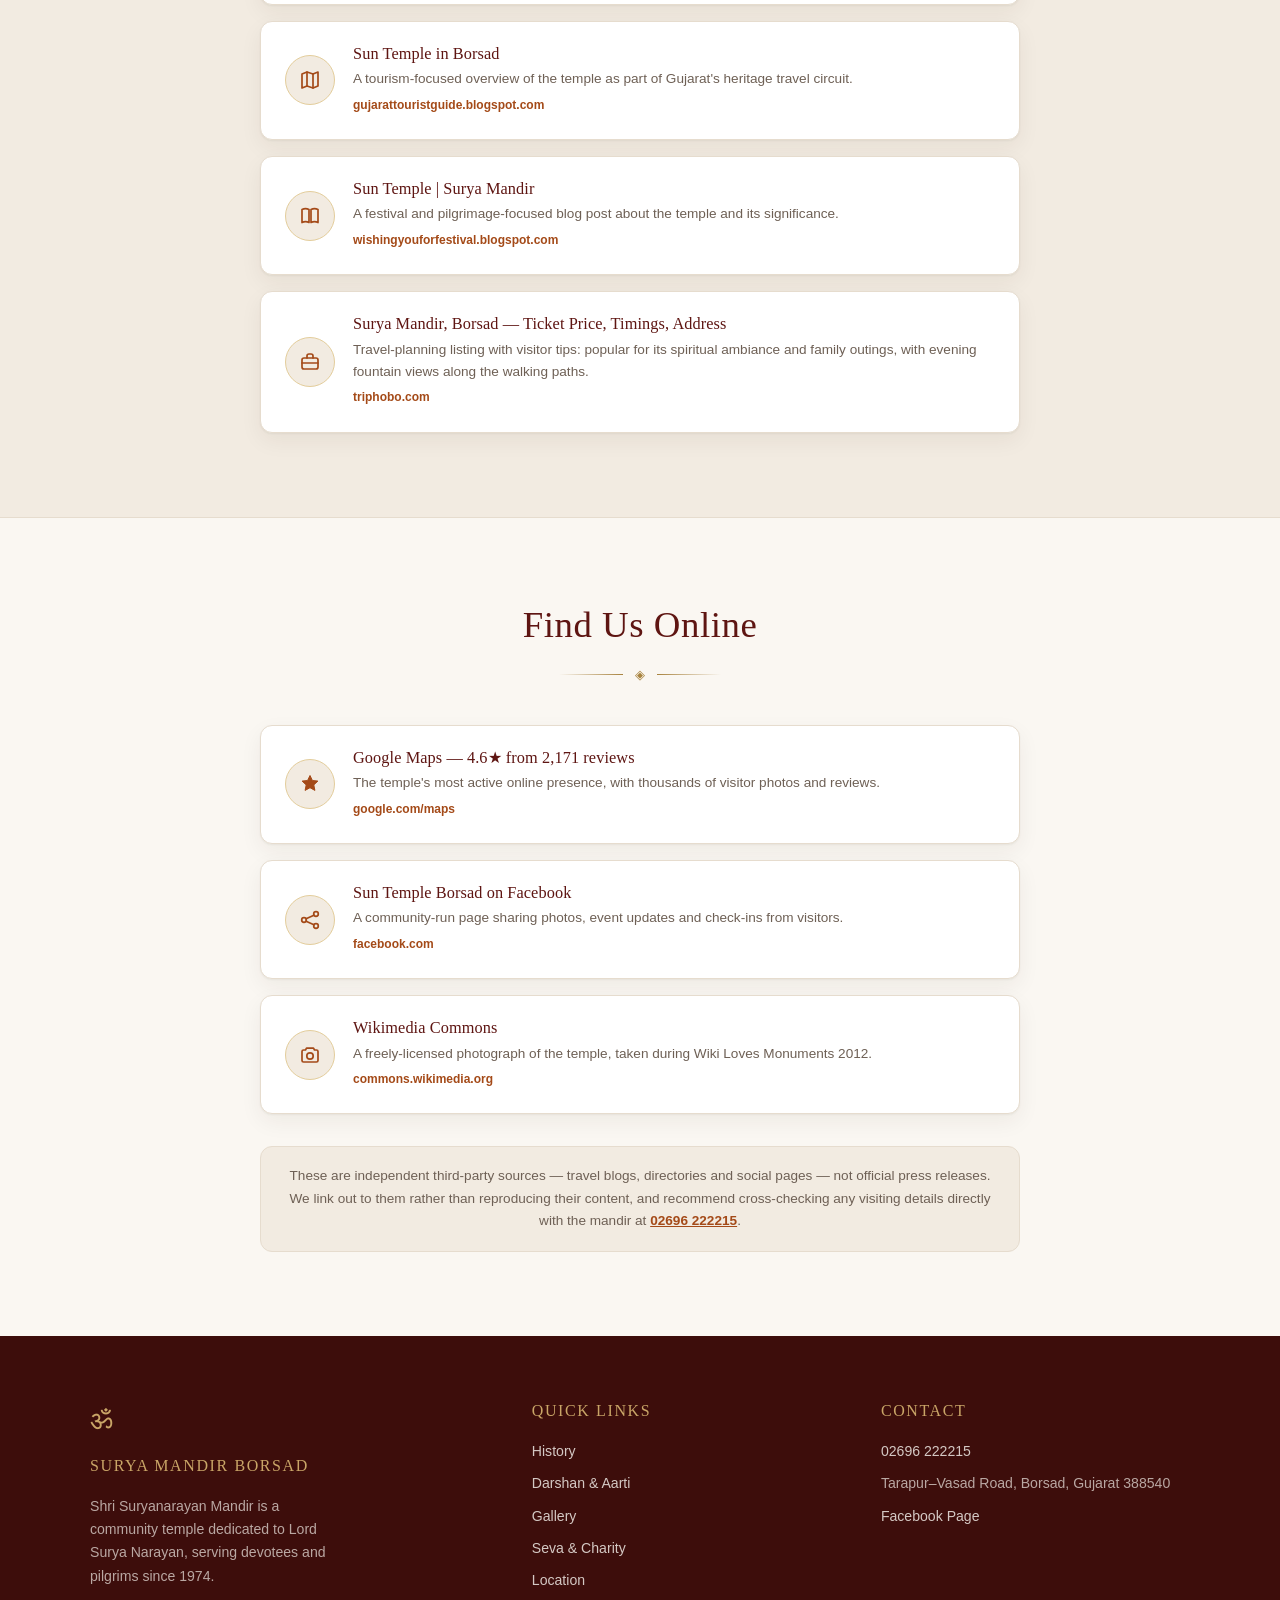
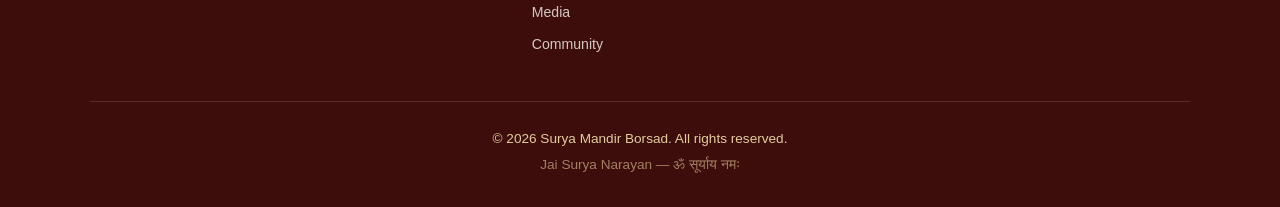
<file: media.html>
<!DOCTYPE html>
<html lang="en">
<head>
<meta charset="UTF-8">
<meta http-equiv="Content-Security-Policy" content="default-src 'self'; base-uri 'self'; form-action 'none'; object-src 'none'; script-src 'self'; style-src 'self' 'unsafe-inline' https://fonts.googleapis.com; font-src 'self' https://fonts.gstatic.com; img-src 'self' data:; connect-src 'self'; frame-src https://www.youtube.com https://www.google.com https://www.facebook.com">
<meta name="referrer" content="strict-origin-when-cross-origin">
<meta name="viewport" content="width=device-width, initial-scale=1.0">
<title>Media &amp; Press | Surya Mandir Borsad</title>
<meta name="description" content="Videos, travel guides, and online coverage of Surya Mandir Borsad from across the web.">
<link rel="canonical" href="https://suntempleborsad.org/media.html">
<meta property="og:type" content="website">
<meta property="og:site_name" content="Surya Mandir Borsad">
<meta property="og:title" content="Media &amp; Press | Surya Mandir Borsad">
<meta property="og:description" content="Videos, travel guides, and online coverage of Surya Mandir Borsad from across the web.">
<meta property="og:url" content="https://suntempleborsad.org/media.html">
<meta property="og:image" content="https://suntempleborsad.org/images/gallery-14.jpg">
<meta property="og:image:width" content="1900">
<meta property="og:image:height" content="1425">
<meta property="og:image:alt" content="Surya Mandir Borsad">
<meta property="og:locale" content="en_IN">
<meta name="twitter:card" content="summary_large_image">
<meta name="twitter:title" content="Media &amp; Press | Surya Mandir Borsad">
<meta name="twitter:description" content="Videos, travel guides, and online coverage of Surya Mandir Borsad from across the web.">
<meta name="twitter:image" content="https://suntempleborsad.org/images/gallery-14.jpg">
<meta name="theme-color" content="#5E1512">
<link rel="manifest" href="/manifest.json">
<link rel="apple-touch-icon" href="/apple-touch-icon.png">
<link rel="icon" href="/favicon.ico" sizes="32x32">
<link rel="icon" href="data:image/svg+xml,%3Csvg xmlns='http://www.w3.org/2000/svg' viewBox='0 0 100 100'%3E%3Ccircle cx='50' cy='50' r='45' fill='%235E1512'/%3E%3Ctext x='50' y='68' font-size='60' text-anchor='middle' fill='%23fff'%3E%E0%A5%90%3C/text%3E%3C/svg%3E">
<link rel="preconnect" href="https://fonts.googleapis.com">
<link rel="preconnect" href="https://fonts.gstatic.com" crossorigin>
<link href="https://fonts.googleapis.com/css2?family=Marcellus&family=Mukta:wght@400;500;600;700&display=swap" rel="stylesheet">
<link rel="stylesheet" href="css/style.css?v=2">
<script type="application/ld+json">
{
  "@context": "https://schema.org",
  "@type": "BreadcrumbList",
  "itemListElement": [
    {"@type": "ListItem", "position": 1, "name": "Home", "item": "https://suntempleborsad.org/"},
    {"@type": "ListItem", "position": 2, "name": "Media", "item": "https://suntempleborsad.org/media.html"}
  ]
}
</script>
</head>
<body>

<div class="top-strip">ॐ सूर्याय नमः &nbsp;•&nbsp; श्री सूर्यनारायण मंदिर, बोरसद &nbsp;•&nbsp; ॐ सूर्याय नमः</div>

<header class="site-header">
  <div class="header-inner">
    <a class="brand" href="index.html">
      <span class="brand-om">ॐ</span>
      <span class="brand-text">
        <span class="brand-title">Surya Mandir Borsad</span>
        <span class="brand-subtitle">Shri Suryanarayan Mandir</span>
      </span>
    </a>
    <button class="nav-toggle" id="navToggle" aria-label="Toggle navigation" aria-expanded="false">
      <span></span><span></span><span></span>
    </button>
    <nav class="main-nav" id="mainNav">
      <a href="index.html">Home</a>
      <a href="history.html">History</a>
      <a href="timings.html">Darshan &amp; Aarti</a>
      <a href="gallery.html">Gallery</a>
      <a href="seva.html">Seva &amp; Charity</a>
      <a href="location.html">Location</a>
      <a href="media.html" class="active">Media</a>
      <a href="community.html">Community</a>
      <a href="contact.html">Contact</a>
    </nav>
  </div>
</header>

<section class="page-hero" style="background-image:url('images/gallery-10.jpg');background-image:-webkit-image-set(url('images/gallery-10.webp') type('image/webp'),url('images/gallery-10.jpg') type('image/jpeg'));background-image:image-set(url('images/gallery-10.webp') type('image/webp'),url('images/gallery-10.jpg') type('image/jpeg')); background-size:cover; background-position:center;">
  <div class="page-hero-content">
    <p class="breadcrumb"><a href="index.html">Home</a> / Media</p>
    <div class="page-om">&#x0950;</div>
    <h1>Media &amp; Press</h1>
    <p>Videos, travel guides and online coverage of Surya Mandir Borsad, gathered from across the web.</p>
  </div>
</section>

<main>

  <section class="section">
    <div class="section-inner">
      <h2 class="section-title text-center"><span>Video Library</span></h2>
      <div class="divider" aria-hidden="true"><span>&#x25C8;</span></div>

      <div class="teaser-grid" style="align-items:start;">
        <div>
          <div class="video-wrapper" style="max-width:none;">
            <iframe src="https://www.youtube.com/embed/sWdK8ChgoqM" title="Sun Temple in 4K UHD | Borsad, Gujarat" allow="accelerometer; autoplay; clipboard-write; encrypted-media; gyroscope; picture-in-picture" allowfullscreen loading="lazy"></iframe>
          </div>
          <p class="video-credit">Sun Temple in 4K UHD | Borsad, Gujarat &mdash; Travel Video</p>
        </div>
        <div>
          <div class="video-wrapper" style="max-width:none;">
            <iframe src="https://www.youtube.com/embed/g2wzJvmqaik" title="Surya Mandir Borsad (Sun Temple) - Short Documentary" allow="accelerometer; autoplay; clipboard-write; encrypted-media; gyroscope; picture-in-picture" allowfullscreen loading="lazy"></iframe>
          </div>
          <p class="video-credit">Surya Mandir Borsad &mdash; Short Documentary by Shaun Patel</p>
        </div>
        <div>
          <div class="video-wrapper" style="max-width:none;">
            <iframe src="https://www.youtube.com/embed/BeCbYf3EVO8" title="Story Of Sun Temple Borsad (Suryanarayan Temple)" allow="accelerometer; autoplay; clipboard-write; encrypted-media; gyroscope; picture-in-picture" allowfullscreen loading="lazy"></iframe>
          </div>
          <p class="video-credit">Story Of Sun Temple Borsad &mdash; Joyal Makwana</p>
        </div>
        <div>
          <div class="video-wrapper" style="max-width:none;">
            <iframe src="https://www.youtube.com/embed/uLZ39Y1hdmc" title="Sun (Surya Narayan) Temple in Borsad Gujarat By LcTravelers" allow="accelerometer; autoplay; clipboard-write; encrypted-media; gyroscope; picture-in-picture" allowfullscreen loading="lazy"></iframe>
          </div>
          <p class="video-credit">Temple Tour &mdash; LcTravelers</p>
        </div>
        <div>
          <div class="video-wrapper" style="max-width:none;">
            <iframe src="https://www.youtube.com/embed/krvyYFBeuQw" title="Surya Mandir, Borsad, Anand, Gujarat - Video Darshan" allow="accelerometer; autoplay; clipboard-write; encrypted-media; gyroscope; picture-in-picture" allowfullscreen loading="lazy"></iframe>
          </div>
          <p class="video-credit">Video Darshan &mdash; Arpan Shah</p>
        </div>
        <div>
          <div class="video-wrapper" style="max-width:none;">
            <iframe src="https://www.youtube.com/embed/RrJFdmQqS68" title="Surya Mandir | Borsad-Tarapur | 65km from Vadodara | Aanand" allow="accelerometer; autoplay; clipboard-write; encrypted-media; gyroscope; picture-in-picture" allowfullscreen loading="lazy"></iframe>
          </div>
          <p class="video-credit">Surya Mandir, Borsad-Tarapur &mdash; RideoVlogy</p>
        </div>
        <div>
          <div class="video-wrapper" style="max-width:none;">
            <iframe src="https://www.youtube.com/embed/4togNTeD82k" title="Sun Temple | Borsad | Gujarat | Travel Tour Video" allow="accelerometer; autoplay; clipboard-write; encrypted-media; gyroscope; picture-in-picture" allowfullscreen loading="lazy"></iframe>
          </div>
          <p class="video-credit">Travel Tour Video &mdash; Second Cam</p>
        </div>
        <div>
          <div class="video-wrapper" style="max-width:none;">
            <iframe src="https://www.youtube.com/embed/9pcYie1D3oI" title="Surya Mandir Borsad Gujarat" allow="accelerometer; autoplay; clipboard-write; encrypted-media; gyroscope; picture-in-picture" allowfullscreen loading="lazy"></iframe>
          </div>
          <p class="video-credit">Temple Visit &mdash; Alay Mistry</p>
        </div>
      </div>
    </div>
  </section>

  <section class="section section-alt">
    <div class="section-inner">
      <h2 class="section-title text-center"><span>Articles &amp; Travel Guides</span></h2>
      <div class="divider" aria-hidden="true"><span>&#x25C8;</span></div>

      <div class="media-list">
        <a class="media-card" href="https://www.templetravel.info/2013/05/sunsurya-temple-in-borsad-gujarat.html" target="_blank" rel="noopener">
          <div class="media-icon"><svg class="icon-svg" viewBox="0 0 24 24" fill="none" stroke="currentColor" stroke-width="1.7" stroke-linecap="round" stroke-linejoin="round" aria-hidden="true"><path d="M7 3.5h7l4 4v13a1 1 0 0 1-1 1H7a1 1 0 0 1-1-1v-16a1 1 0 0 1 1-1z"/><path d="M14 3.5v4h4"/><path d="M9 12h6M9 15h6M9 9h3"/></svg></div>
          <div class="media-card-body">
            <h3>Sun (Surya Narayan) Temple in Borsad, Gujarat, India</h3>
            <p>A detailed write-up covering the temple's founding story, key figures and visitor information.</p>
            <span class="media-domain">templetravel.info</span>
          </div>
        </a>
        <a class="media-card" href="https://gujarattouristguide.blogspot.com/2012/10/sun-temple-in-borsad.html" target="_blank" rel="noopener">
          <div class="media-icon"><svg class="icon-svg" viewBox="0 0 24 24" fill="none" stroke="currentColor" stroke-width="1.7" stroke-linecap="round" stroke-linejoin="round" aria-hidden="true"><path d="M9 4 4 6v14l5-2 6 2 5-2V4l-5 2-6-2z"/><path d="M9 4v14M15 6v14"/></svg></div>
          <div class="media-card-body">
            <h3>Sun Temple in Borsad</h3>
            <p>A tourism-focused overview of the temple as part of Gujarat's heritage travel circuit.</p>
            <span class="media-domain">gujarattouristguide.blogspot.com</span>
          </div>
        </a>
        <a class="media-card" href="http://wishingyouforfestival.blogspot.com/2018/10/sun-temple-surya-mandir-borsad-anand.html" target="_blank" rel="noopener">
          <div class="media-icon"><svg class="icon-svg" viewBox="0 0 24 24" fill="none" stroke="currentColor" stroke-width="1.7" stroke-linecap="round" stroke-linejoin="round" aria-hidden="true"><path d="M4 5.5c2.2-1 4.8-1 7 0v13c-2.2-1-4.8-1-7 0v-13z"/><path d="M20 5.5c-2.2-1-4.8-1-7 0v13c2.2-1 4.8-1 7 0v-13z"/></svg></div>
          <div class="media-card-body">
            <h3>Sun Temple | Surya Mandir</h3>
            <p>A festival and pilgrimage-focused blog post about the temple and its significance.</p>
            <span class="media-domain">wishingyouforfestival.blogspot.com</span>
          </div>
        </a>
        <a class="media-card" href="https://www.triphobo.com/places/borsad-india/surya-mandir" target="_blank" rel="noopener">
          <div class="media-icon"><svg class="icon-svg" viewBox="0 0 24 24" fill="none" stroke="currentColor" stroke-width="1.7" stroke-linecap="round" stroke-linejoin="round" aria-hidden="true"><rect x="4" y="8" width="16" height="11" rx="2"/><path d="M9 8V6a2 2 0 0 1 2-2h2a2 2 0 0 1 2 2v2"/><path d="M4 13h16"/></svg></div>
          <div class="media-card-body">
            <h3>Surya Mandir, Borsad &mdash; Ticket Price, Timings, Address</h3>
            <p>Travel-planning listing with visitor tips: popular for its spiritual ambiance and family outings, with evening fountain views along the walking paths.</p>
            <span class="media-domain">triphobo.com</span>
          </div>
        </a>
      </div>
    </div>
  </section>

  <section class="section">
    <div class="section-inner">
      <h2 class="section-title text-center"><span>Find Us Online</span></h2>
      <div class="divider" aria-hidden="true"><span>&#x25C8;</span></div>

      <div class="media-list">
        <a class="media-card" href="https://www.google.com/maps/search/?api=1&query=Sun+Temple+Borsad+Gujarat" target="_blank" rel="noopener">
          <div class="media-icon"><svg class="icon-svg" viewBox="0 0 24 24" fill="currentColor" stroke="currentColor" stroke-width="1" stroke-linejoin="round" aria-hidden="true"><path d="M12 3.5l2.4 5 5.5.6-4.1 3.8 1.1 5.5-4.9-2.7-4.9 2.7 1.1-5.5-4.1-3.8 5.5-.6z"/></svg></div>
          <div class="media-card-body">
            <h3>Google Maps &mdash; 4.6&#9733; from 2,171 reviews</h3>
            <p>The temple's most active online presence, with thousands of visitor photos and reviews.</p>
            <span class="media-domain">google.com/maps</span>
          </div>
        </a>
        <a class="media-card" href="https://www.facebook.com/309274236189976" target="_blank" rel="noopener">
          <div class="media-icon"><svg class="icon-svg" viewBox="0 0 24 24" fill="none" stroke="currentColor" stroke-width="1.7" stroke-linecap="round" stroke-linejoin="round" aria-hidden="true"><circle cx="18" cy="6" r="2.3"/><circle cx="6" cy="12" r="2.3"/><circle cx="18" cy="18" r="2.3"/><path d="M8.1 10.8 15.9 7.2M8.1 13.2l7.8 3.6"/></svg></div>
          <div class="media-card-body">
            <h3>Sun Temple Borsad on Facebook</h3>
            <p>A community-run page sharing photos, event updates and check-ins from visitors.</p>
            <span class="media-domain">facebook.com</span>
          </div>
        </a>
        <a class="media-card" href="https://commons.wikimedia.org/wiki/File:Sun_Temple,_Borsad.jpg" target="_blank" rel="noopener">
          <div class="media-icon"><svg class="icon-svg" viewBox="0 0 24 24" fill="none" stroke="currentColor" stroke-width="1.7" stroke-linecap="round" stroke-linejoin="round" aria-hidden="true"><path d="M4 8.5A1.5 1.5 0 0 1 5.5 7h2l1-1.8h7l1 1.8h2A1.5 1.5 0 0 1 20 8.5v9A1.5 1.5 0 0 1 18.5 19h-13A1.5 1.5 0 0 1 4 17.5v-9z"/><circle cx="12" cy="13" r="3.2"/></svg></div>
          <div class="media-card-body">
            <h3>Wikimedia Commons</h3>
            <p>A freely-licensed photograph of the temple, taken during Wiki Loves Monuments 2012.</p>
            <span class="media-domain">commons.wikimedia.org</span>
          </div>
        </a>
      </div>

      <p class="media-disclaimer">
        These are independent third-party sources &mdash; travel blogs, directories and social pages &mdash;
        not official press releases. We link out to them rather than reproducing their content, and
        recommend cross-checking any visiting details directly with the mandir at
        <a href="tel:+912696222215" style="color:var(--saffron-dark);font-weight:600;">02696 222215</a>.
      </p>
    </div>
  </section>

</main>

<footer class="site-footer">
  <div class="footer-inner">
    <div class="footer-col footer-about">
      <div class="footer-om" aria-hidden="true">&#x0950;</div>
      <h4>Surya Mandir Borsad</h4>
      <p>Shri Suryanarayan Mandir is a community temple dedicated to Lord Surya Narayan, serving devotees and pilgrims since 1974.</p>
    </div>
    <div class="footer-col">
      <h4>Quick Links</h4>
      <ul>
        <li><a href="history.html">History</a></li>
        <li><a href="timings.html">Darshan &amp; Aarti</a></li>
        <li><a href="gallery.html">Gallery</a></li>
        <li><a href="seva.html">Seva &amp; Charity</a></li>
        <li><a href="location.html">Location</a></li>
        <li><a href="media.html">Media</a></li>
        <li><a href="community.html">Community</a></li>
      </ul>
    </div>
    <div class="footer-col">
      <h4>Contact</h4>
      <ul>
        <li><a href="tel:+912696222215">02696 222215</a></li>
        <li>Tarapur&ndash;Vasad Road, Borsad, Gujarat 388540</li>
        <li><a href="https://www.facebook.com/309274236189976" target="_blank" rel="noopener">Facebook Page</a></li>
      </ul>
    </div>
  </div>
  <div class="footer-bottom">
    <p>&copy; <span id="year"></span> Surya Mandir Borsad. All rights reserved.</p>
    <p class="footer-note">Jai Surya Narayan &mdash; &#x0950; &#x0938;&#x0942;&#x0930;&#x094D;&#x092F;&#x093E;&#x092F; &#x0928;&#x092E;&#x0903;</p>
  </div>
</footer>

<script src="js/script.js?v=5"></script>
</body>
</html>
</file>
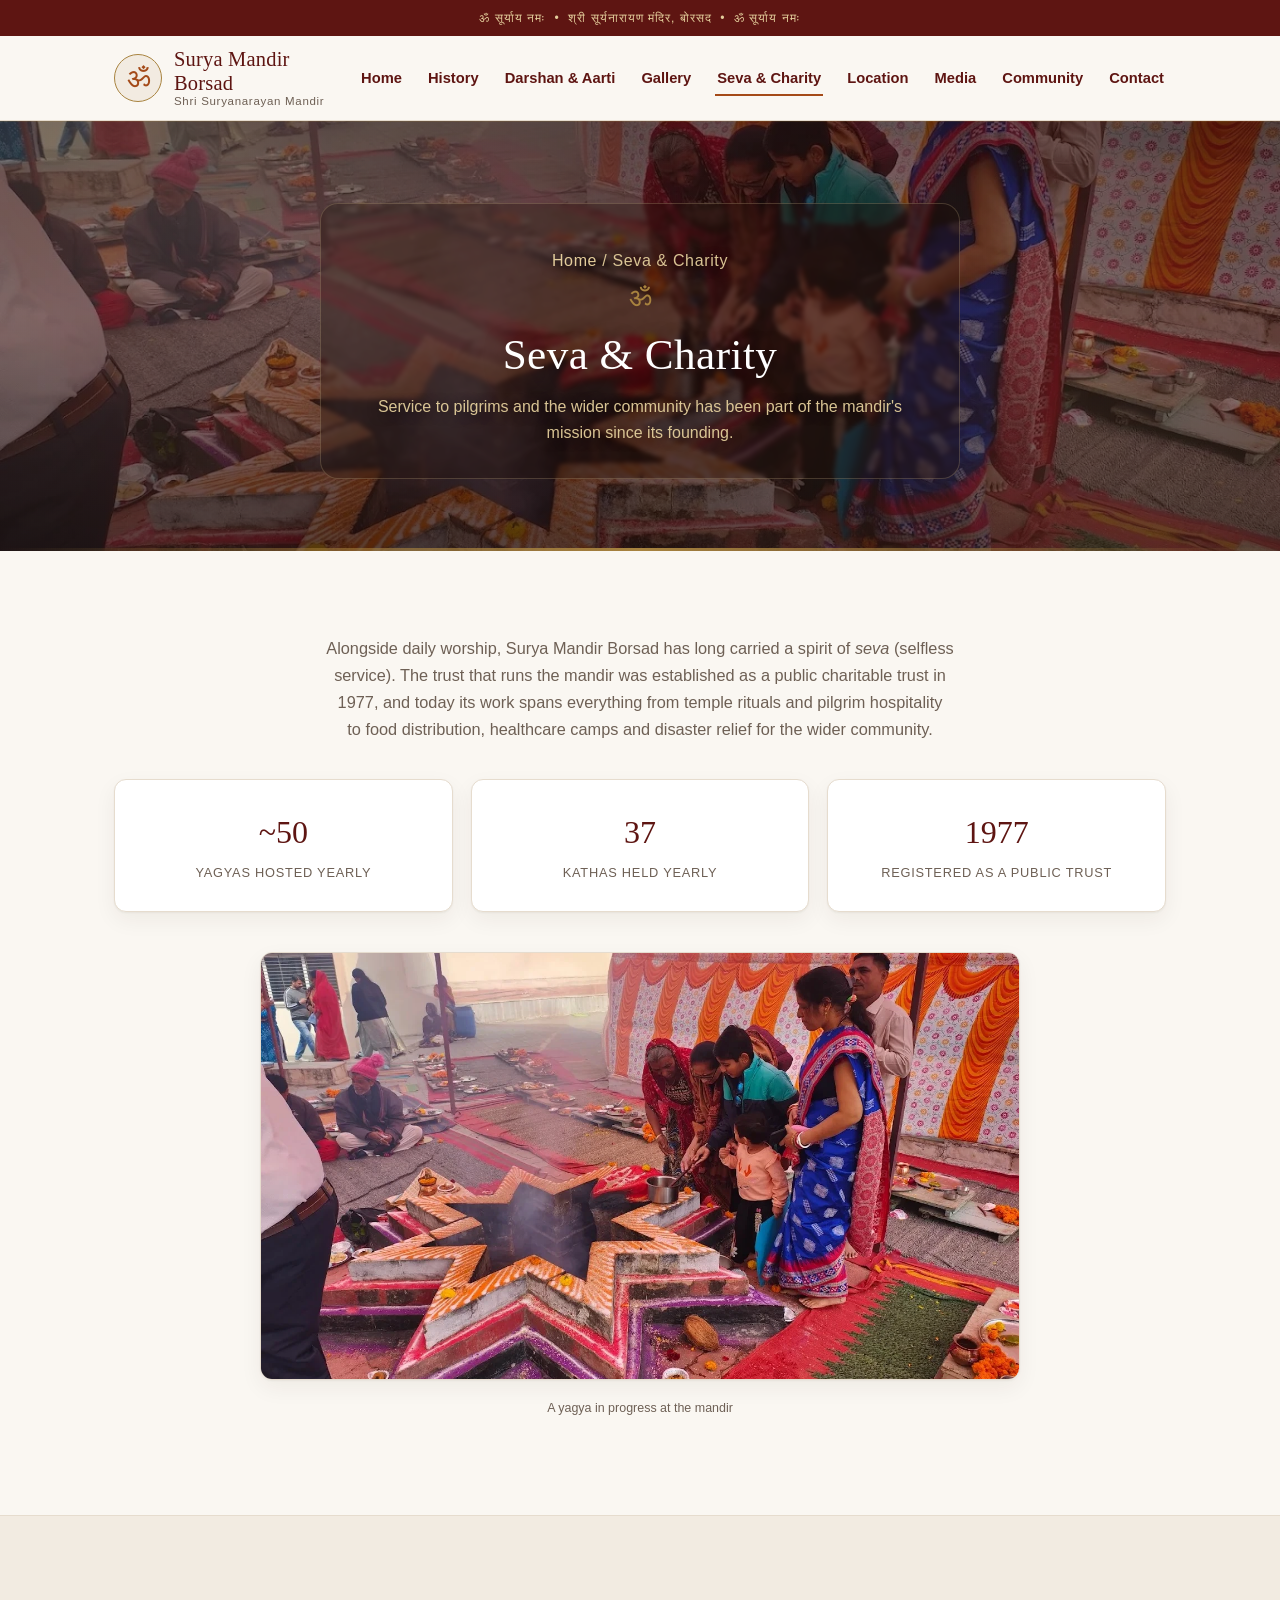
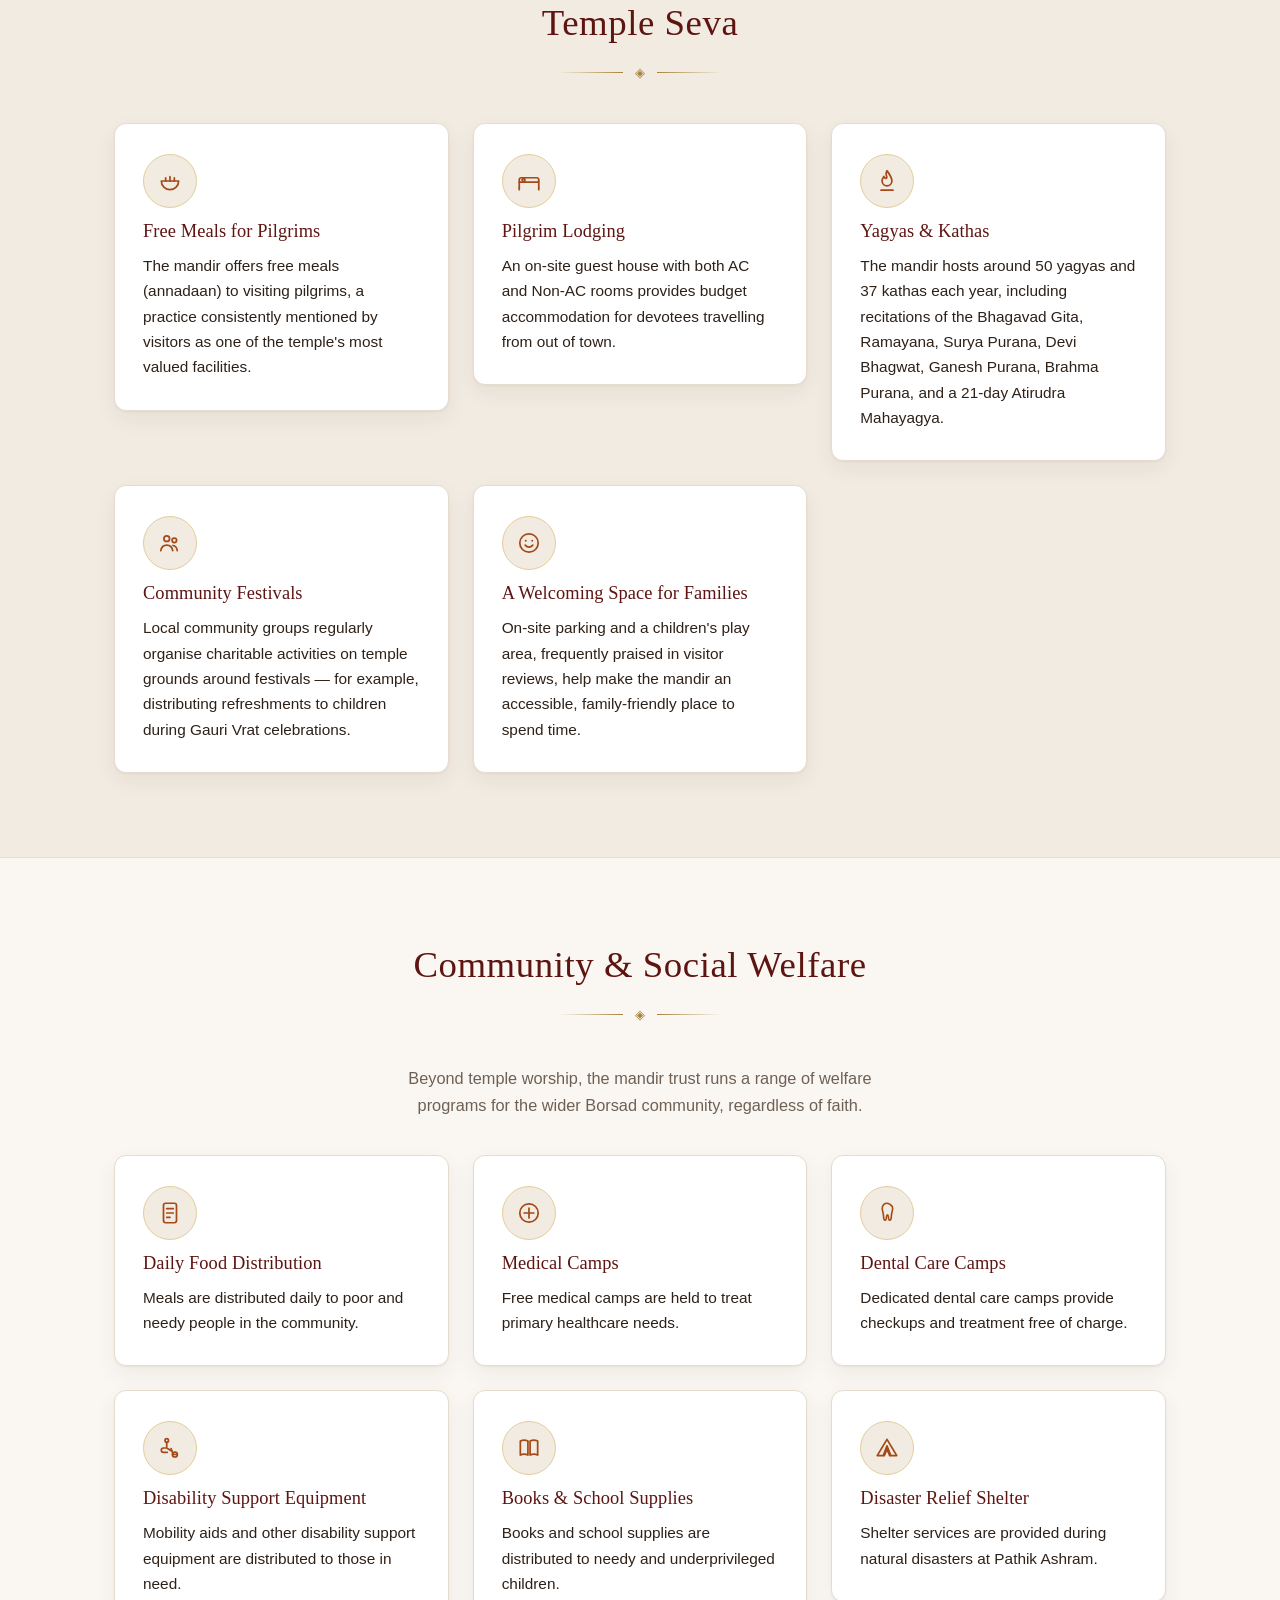
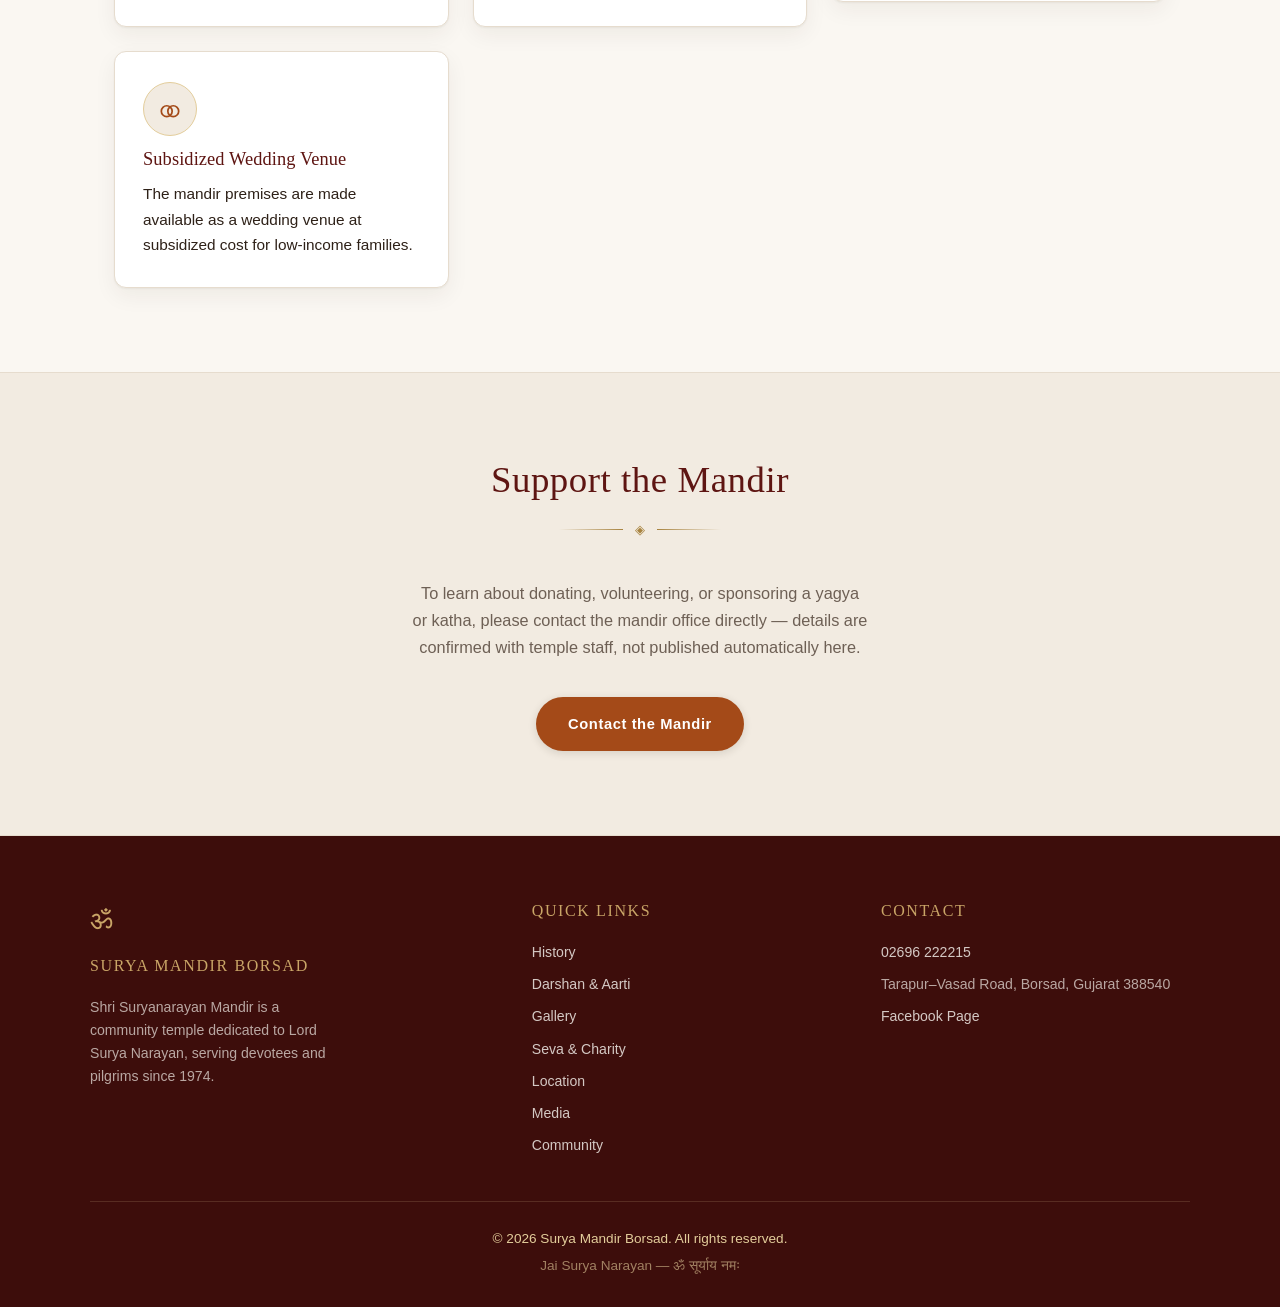
<file: seva.html>
<!DOCTYPE html>
<html lang="en">
<head>
<meta charset="UTF-8">
<meta http-equiv="Content-Security-Policy" content="default-src 'self'; base-uri 'self'; form-action 'none'; object-src 'none'; script-src 'self'; style-src 'self' 'unsafe-inline' https://fonts.googleapis.com; font-src 'self' https://fonts.gstatic.com; img-src 'self' data:; connect-src 'self'; frame-src https://www.youtube.com https://www.google.com https://www.facebook.com">
<meta name="referrer" content="strict-origin-when-cross-origin">
<meta name="viewport" content="width=device-width, initial-scale=1.0">
<title>Seva &amp; Charity | Surya Mandir Borsad</title>
<meta name="description" content="Seva at Surya Mandir Borsad: free meals and lodging for pilgrims, medical and dental camps, food and school supply distribution, and disaster relief.">
<link rel="canonical" href="https://suntempleborsad.org/seva.html">
<meta property="og:type" content="website">
<meta property="og:site_name" content="Surya Mandir Borsad">
<meta property="og:title" content="Seva &amp; Charity | Surya Mandir Borsad">
<meta property="og:description" content="The charitable and community work of Surya Mandir Borsad — free meals and lodging for pilgrims, medical and dental camps, food and school supply distribution, disaster relief, and more.">
<meta property="og:url" content="https://suntempleborsad.org/seva.html">
<meta property="og:image" content="https://suntempleborsad.org/images/gallery-6.jpg">
<meta property="og:image:width" content="1360">
<meta property="og:image:height" content="1020">
<meta property="og:image:alt" content="Surya Mandir Borsad">
<meta property="og:locale" content="en_IN">
<meta name="twitter:card" content="summary_large_image">
<meta name="twitter:title" content="Seva &amp; Charity | Surya Mandir Borsad">
<meta name="twitter:description" content="The charitable and community work of Surya Mandir Borsad — free meals and lodging for pilgrims, medical and dental camps, food and school supply distribution, disaster relief, and more.">
<meta name="twitter:image" content="https://suntempleborsad.org/images/gallery-6.jpg">
<meta name="theme-color" content="#5E1512">
<link rel="manifest" href="/manifest.json">
<link rel="apple-touch-icon" href="/apple-touch-icon.png">
<link rel="icon" href="/favicon.ico" sizes="32x32">
<link rel="icon" href="data:image/svg+xml,%3Csvg xmlns='http://www.w3.org/2000/svg' viewBox='0 0 100 100'%3E%3Ccircle cx='50' cy='50' r='45' fill='%235E1512'/%3E%3Ctext x='50' y='68' font-size='60' text-anchor='middle' fill='%23fff'%3E%E0%A5%90%3C/text%3E%3C/svg%3E">
<link rel="preconnect" href="https://fonts.googleapis.com">
<link rel="preconnect" href="https://fonts.gstatic.com" crossorigin>
<link href="https://fonts.googleapis.com/css2?family=Marcellus&family=Mukta:wght@400;500;600;700&display=swap" rel="stylesheet">
<link rel="stylesheet" href="css/style.css?v=2">
<script type="application/ld+json">
{
  "@context": "https://schema.org",
  "@type": "BreadcrumbList",
  "itemListElement": [
    {"@type": "ListItem", "position": 1, "name": "Home", "item": "https://suntempleborsad.org/"},
    {"@type": "ListItem", "position": 2, "name": "Seva & Charity", "item": "https://suntempleborsad.org/seva.html"}
  ]
}
</script>
</head>
<body>

<div class="top-strip">ॐ सूर्याय नमः &nbsp;•&nbsp; श्री सूर्यनारायण मंदिर, बोरसद &nbsp;•&nbsp; ॐ सूर्याय नमः</div>

<header class="site-header">
  <div class="header-inner">
    <a class="brand" href="index.html">
      <span class="brand-om">ॐ</span>
      <span class="brand-text">
        <span class="brand-title">Surya Mandir Borsad</span>
        <span class="brand-subtitle">Shri Suryanarayan Mandir</span>
      </span>
    </a>
    <button class="nav-toggle" id="navToggle" aria-label="Toggle navigation" aria-expanded="false">
      <span></span><span></span><span></span>
    </button>
    <nav class="main-nav" id="mainNav">
      <a href="index.html">Home</a>
      <a href="history.html">History</a>
      <a href="timings.html">Darshan &amp; Aarti</a>
      <a href="gallery.html">Gallery</a>
      <a href="seva.html" class="active">Seva &amp; Charity</a>
      <a href="location.html">Location</a>
      <a href="media.html">Media</a>
      <a href="community.html">Community</a>
      <a href="contact.html">Contact</a>
    </nav>
  </div>
</header>

<section class="page-hero" style="background-image:url('images/gallery-6.jpg');background-image:-webkit-image-set(url('images/gallery-6.webp') type('image/webp'),url('images/gallery-6.jpg') type('image/jpeg'));background-image:image-set(url('images/gallery-6.webp') type('image/webp'),url('images/gallery-6.jpg') type('image/jpeg')); background-size:cover; background-position:center;">
  <div class="page-hero-content">
    <p class="breadcrumb"><a href="index.html">Home</a> / Seva &amp; Charity</p>
    <div class="page-om">&#x0950;</div>
    <h1>Seva &amp; Charity</h1>
    <p>Service to pilgrims and the wider community has been part of the mandir's mission since its founding.</p>
  </div>
</section>

<main>

  <section class="section">
    <div class="section-inner">
      <p class="section-lead" style="max-width:760px;">
        Alongside daily worship, Surya Mandir Borsad has long carried a spirit of <em>seva</em>
        (selfless service). The trust that runs the mandir was established as a public charitable
        trust in 1977, and today its work spans everything from temple rituals and pilgrim
        hospitality to food distribution, healthcare camps and disaster relief for the wider
        community.
      </p>

      <div class="stat-grid">
        <div class="stat-card">
          <span class="stat-number">~50</span>
          <span class="stat-label">Yagyas hosted yearly</span>
        </div>
        <div class="stat-card">
          <span class="stat-number">37</span>
          <span class="stat-label">Kathas held yearly</span>
        </div>
        <div class="stat-card">
          <span class="stat-number">1977</span>
          <span class="stat-label">Registered as a public trust</span>
        </div>
      </div>

      <div class="video-wrapper" style="margin-top:40px;">
        <picture><source srcset="images/gallery-6.webp" type="image/webp"><img src="images/gallery-6.jpg" alt="A yagya (fire ritual) in progress at Surya Mandir Borsad, with a family offering ahuti" style="width:100%;height:100%;object-fit:cover;" width="1360" height="1020" decoding="async"></picture>
      </div>
      <p class="photo-credit">A yagya in progress at the mandir</p>
    </div>
  </section>

  <section class="section section-alt">
    <div class="section-inner">
      <h2 class="section-title text-center"><span>Temple Seva</span></h2>
      <div class="divider" aria-hidden="true"><span>&#x25C8;</span></div>

      <div class="seva-grid">
        <div class="seva-card">
          <div class="seva-icon"><svg class="icon-svg" viewBox="0 0 24 24" fill="none" stroke="currentColor" stroke-width="1.6" stroke-linecap="round" stroke-linejoin="round" aria-hidden="true"><path d="M4 12h16a8 8 0 0 1-16 0z"/><path d="M8 12V9M12 12V8M16 12V9"/></svg></div>
          <h3>Free Meals for Pilgrims</h3>
          <p>The mandir offers free meals (annadaan) to visiting pilgrims, a practice consistently mentioned by visitors as one of the temple's most valued facilities.</p>
        </div>
        <div class="seva-card">
          <div class="seva-icon"><svg class="icon-svg" viewBox="0 0 24 24" fill="none" stroke="currentColor" stroke-width="1.6" stroke-linecap="round" stroke-linejoin="round" aria-hidden="true"><path d="M3 18v-7a2 2 0 0 1 2-2h14a2 2 0 0 1 2 2v7"/><path d="M3 18v2M21 18v2"/><path d="M3 13h18"/><circle cx="7" cy="11" r="1.3"/></svg></div>
          <h3>Pilgrim Lodging</h3>
          <p>An on-site guest house with both AC and Non&#8209;AC rooms provides budget accommodation for devotees travelling from out of town.</p>
        </div>
        <div class="seva-card">
          <div class="seva-icon"><svg class="icon-svg" viewBox="0 0 24 24" fill="none" stroke="currentColor" stroke-width="1.6" stroke-linecap="round" stroke-linejoin="round" aria-hidden="true"><path d="M12 2.5c2 2.8 4.5 6 4.5 9.5a4.5 4.5 0 0 1-9 0c0-1.7.7-3 1.6-4.2.2 1 .9 1.7 1.7 1.7.9 0 1.2-.8.9-1.6C11.2 6.6 10.8 4.6 12 2.5z"/><path d="M6.5 20.5h11"/></svg></div>
          <h3>Yagyas &amp; Kathas</h3>
          <p>The mandir hosts around 50 yagyas and 37 kathas each year, including recitations of the Bhagavad Gita, Ramayana, Surya Purana, Devi Bhagwat, Ganesh Purana, Brahma Purana, and a 21&#8209;day Atirudra Mahayagya.</p>
        </div>
        <div class="seva-card">
          <div class="seva-icon"><svg class="icon-svg" viewBox="0 0 24 24" fill="none" stroke="currentColor" stroke-width="1.6" stroke-linecap="round" stroke-linejoin="round" aria-hidden="true"><circle cx="9" cy="8" r="2.6"/><circle cx="16" cy="9.5" r="2.1"/><path d="M3.5 19c.5-3 2.7-5 5.5-5s5 2 5.5 5"/><path d="M14.8 14.3c2 .3 3.5 2 3.9 4.7"/></svg></div>
          <h3>Community Festivals</h3>
          <p>Local community groups regularly organise charitable activities on temple grounds around festivals &mdash; for example, distributing refreshments to children during Gauri Vrat celebrations.</p>
        </div>
        <div class="seva-card">
          <div class="seva-icon"><svg class="icon-svg" viewBox="0 0 24 24" fill="none" stroke="currentColor" stroke-width="1.6" stroke-linecap="round" stroke-linejoin="round" aria-hidden="true"><circle cx="12" cy="12" r="8.5"/><path d="M8.5 14c1 1.2 2.2 1.8 3.5 1.8s2.5-.6 3.5-1.8"/><circle cx="9" cy="10" r=".9" fill="currentColor" stroke="none"/><circle cx="15" cy="10" r=".9" fill="currentColor" stroke="none"/></svg></div>
          <h3>A Welcoming Space for Families</h3>
          <p>On-site parking and a children's play area, frequently praised in visitor reviews, help make the mandir an accessible, family-friendly place to spend time.</p>
        </div>
      </div>
    </div>
  </section>

  <section class="section">
    <div class="section-inner">
      <h2 class="section-title text-center"><span>Community &amp; Social Welfare</span></h2>
      <div class="divider" aria-hidden="true"><span>&#x25C8;</span></div>
      <p class="section-lead" style="max-width:700px;">
        Beyond temple worship, the mandir trust runs a range of welfare programs for the wider
        Borsad community, regardless of faith.
      </p>

      <div class="seva-grid">
        <div class="seva-card">
          <div class="seva-icon"><svg class="icon-svg" viewBox="0 0 24 24" fill="none" stroke="currentColor" stroke-width="1.6" stroke-linecap="round" stroke-linejoin="round" aria-hidden="true"><rect x="6" y="3" width="12" height="18" rx="2"/><path d="M9 8h6M9 12h6M9 16h3"/></svg></div>
          <h3>Daily Food Distribution</h3>
          <p>Meals are distributed daily to poor and needy people in the community.</p>
        </div>
        <div class="seva-card">
          <div class="seva-icon"><svg class="icon-svg" viewBox="0 0 24 24" fill="none" stroke="currentColor" stroke-width="1.6" stroke-linecap="round" stroke-linejoin="round" aria-hidden="true"><circle cx="12" cy="12" r="8.5"/><path d="M12 7.5v9M7.5 12h9"/></svg></div>
          <h3>Medical Camps</h3>
          <p>Free medical camps are held to treat primary healthcare needs.</p>
        </div>
        <div class="seva-card">
          <div class="seva-icon"><svg class="icon-svg" viewBox="0 0 24 24" fill="none" stroke="currentColor" stroke-width="1.5" stroke-linecap="round" stroke-linejoin="round" aria-hidden="true"><path d="M12 3c-2 0-3.6 1.4-4.2 3.2-.5 1.6-.2 3.2.3 4.7.4 1.3.7 2.7.7 4.3 0 1.6.5 3.3 1.6 3.5 1-.1 1-2 1.1-3.2.1-1 .3-1.8.9-1.8s.8.8.9 1.8c.1 1.2.1 3.1 1.1 3.2 1.1-.2 1.6-1.9 1.6-3.5 0-1.6.3-3 .7-4.3.5-1.5.8-3.1.3-4.7C15.6 4.4 14 3 12 3z"/></svg></div>
          <h3>Dental Care Camps</h3>
          <p>Dedicated dental care camps provide checkups and treatment free of charge.</p>
        </div>
        <div class="seva-card">
          <div class="seva-icon"><svg class="icon-svg" viewBox="0 0 24 24" fill="none" stroke="currentColor" stroke-width="1.6" stroke-linecap="round" stroke-linejoin="round" aria-hidden="true"><circle cx="16.5" cy="18" r="2.3"/><circle cx="9" cy="5" r="1.6"/><path d="M9 7v5l4 2.5M9 12H6a2 2 0 0 0 0 4h3.5"/><path d="M13 12.5 15 18h3"/></svg></div>
          <h3>Disability Support Equipment</h3>
          <p>Mobility aids and other disability support equipment are distributed to those in need.</p>
        </div>
        <div class="seva-card">
          <div class="seva-icon"><svg class="icon-svg" viewBox="0 0 24 24" fill="none" stroke="currentColor" stroke-width="1.6" stroke-linecap="round" stroke-linejoin="round" aria-hidden="true"><path d="M4 5.5c2.2-1 4.8-1 7 0v13c-2.2-1-4.8-1-7 0v-13z"/><path d="M20 5.5c-2.2-1-4.8-1-7 0v13c2.2-1 4.8-1 7 0v-13z"/></svg></div>
          <h3>Books &amp; School Supplies</h3>
          <p>Books and school supplies are distributed to needy and underprivileged children.</p>
        </div>
        <div class="seva-card">
          <div class="seva-icon"><svg class="icon-svg" viewBox="0 0 24 24" fill="none" stroke="currentColor" stroke-width="1.6" stroke-linecap="round" stroke-linejoin="round" aria-hidden="true"><path d="M12 4 3 19h5.5L12 10l3.5 9H21z"/><path d="M9.5 19 12 13l2.5 6"/></svg></div>
          <h3>Disaster Relief Shelter</h3>
          <p>Shelter services are provided during natural disasters at Pathik Ashram.</p>
        </div>
        <div class="seva-card">
          <div class="seva-icon"><svg class="icon-svg" viewBox="0 0 24 24" fill="none" stroke="currentColor" stroke-width="1.6" stroke-linecap="round" stroke-linejoin="round" aria-hidden="true"><circle cx="9" cy="14" r="5"/><circle cx="15" cy="14" r="5"/></svg></div>
          <h3>Subsidized Wedding Venue</h3>
          <p>The mandir premises are made available as a wedding venue at subsidized cost for low-income families.</p>
        </div>
      </div>
    </div>
  </section>

  <section class="section section-alt">
    <div class="section-inner text-center">
      <h2 class="section-title"><span>Support the Mandir</span></h2>
      <div class="divider" aria-hidden="true"><span>&#x25C8;</span></div>
      <p class="section-lead" style="max-width:640px;">
        To learn about donating, volunteering, or sponsoring a yagya or katha, please contact the
        mandir office directly &mdash; details are confirmed with temple staff, not published
        automatically here.
      </p>
      <div class="hero-actions" style="justify-content:center;">
        <a href="contact.html" class="btn btn-primary">Contact the Mandir</a>
      </div>
    </div>
  </section>

</main>

<footer class="site-footer">
  <div class="footer-inner">
    <div class="footer-col footer-about">
      <div class="footer-om" aria-hidden="true">&#x0950;</div>
      <h4>Surya Mandir Borsad</h4>
      <p>Shri Suryanarayan Mandir is a community temple dedicated to Lord Surya Narayan, serving devotees and pilgrims since 1974.</p>
    </div>
    <div class="footer-col">
      <h4>Quick Links</h4>
      <ul>
        <li><a href="history.html">History</a></li>
        <li><a href="timings.html">Darshan &amp; Aarti</a></li>
        <li><a href="gallery.html">Gallery</a></li>
        <li><a href="seva.html">Seva &amp; Charity</a></li>
        <li><a href="location.html">Location</a></li>
        <li><a href="media.html">Media</a></li>
        <li><a href="community.html">Community</a></li>
      </ul>
    </div>
    <div class="footer-col">
      <h4>Contact</h4>
      <ul>
        <li><a href="tel:+912696222215">02696 222215</a></li>
        <li>Tarapur&ndash;Vasad Road, Borsad, Gujarat 388540</li>
        <li><a href="https://www.facebook.com/309274236189976" target="_blank" rel="noopener">Facebook Page</a></li>
      </ul>
    </div>
  </div>
  <div class="footer-bottom">
    <p>&copy; <span id="year"></span> Surya Mandir Borsad. All rights reserved.</p>
    <p class="footer-note">Jai Surya Narayan &mdash; &#x0950; &#x0938;&#x0942;&#x0930;&#x094D;&#x092F;&#x093E;&#x092F; &#x0928;&#x092E;&#x0903;</p>
  </div>
</footer>

<script src="js/script.js?v=5"></script>
</body>
</html>
</file>
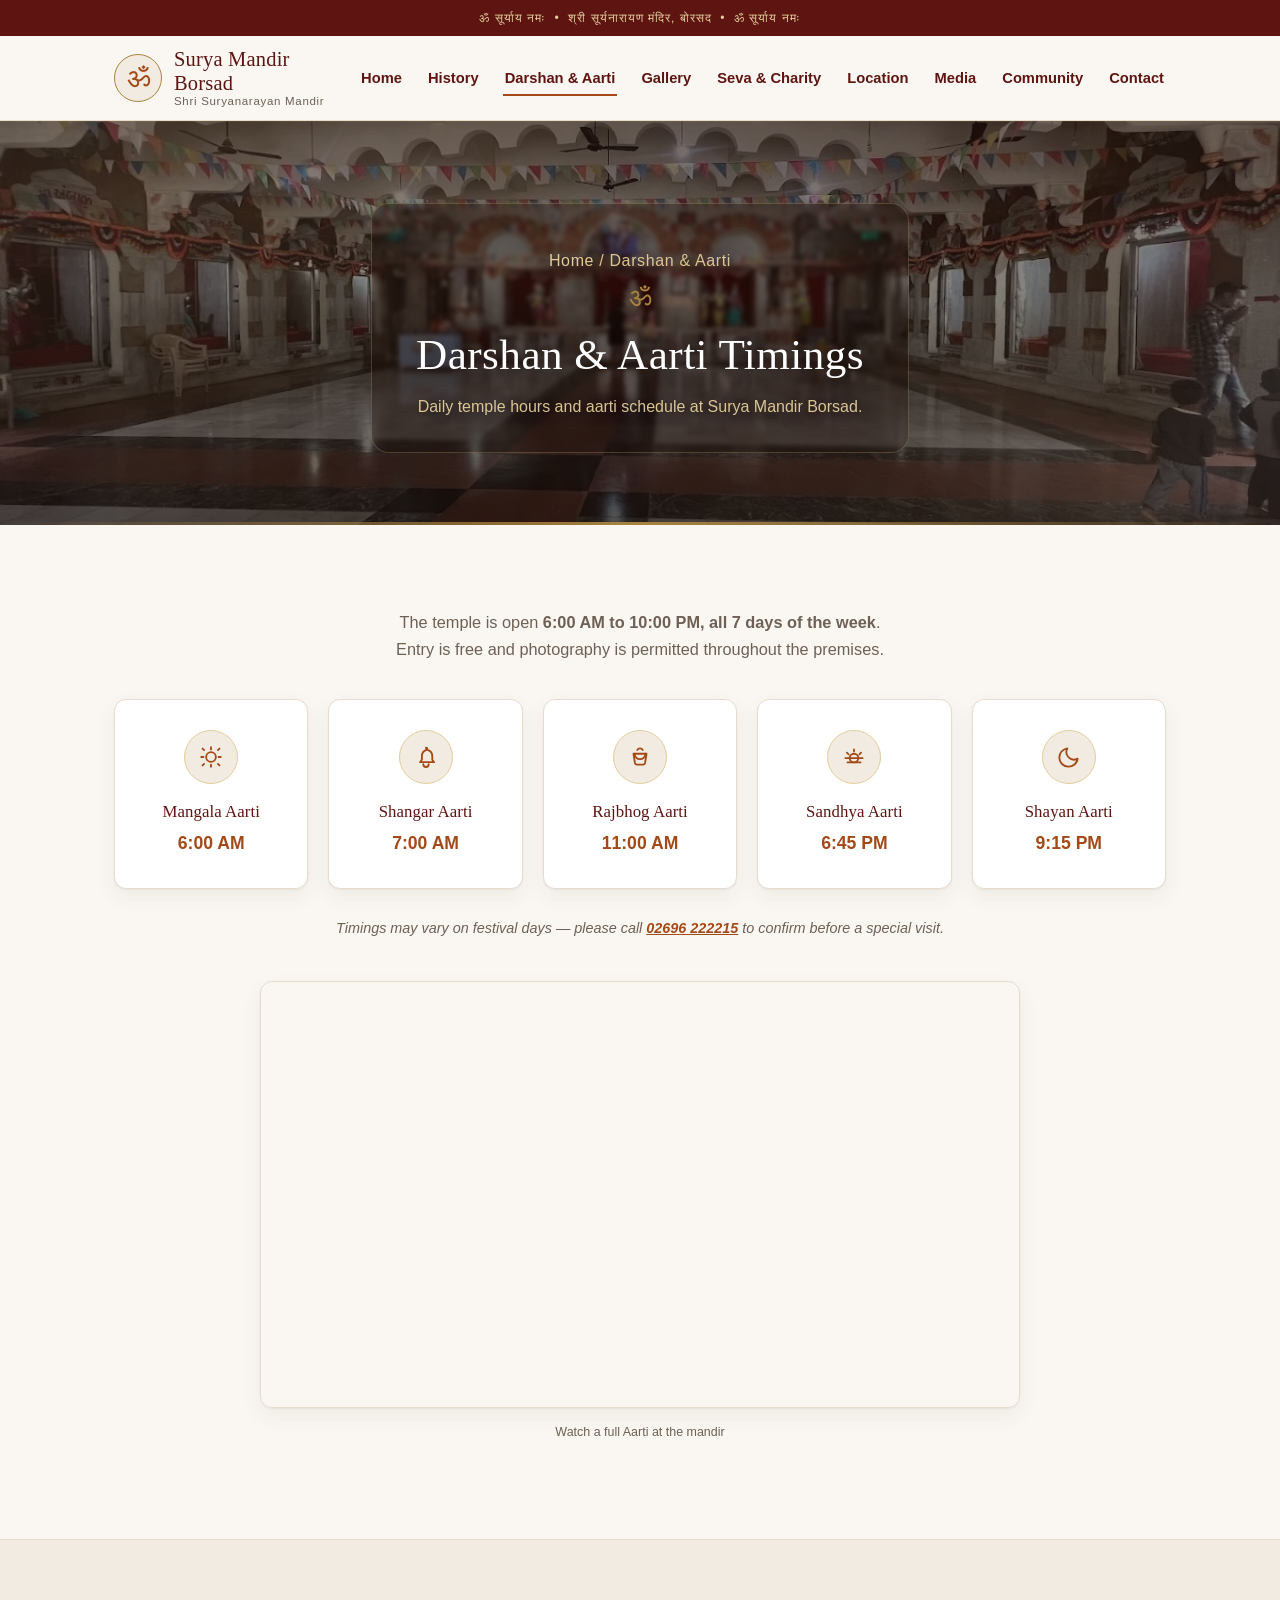
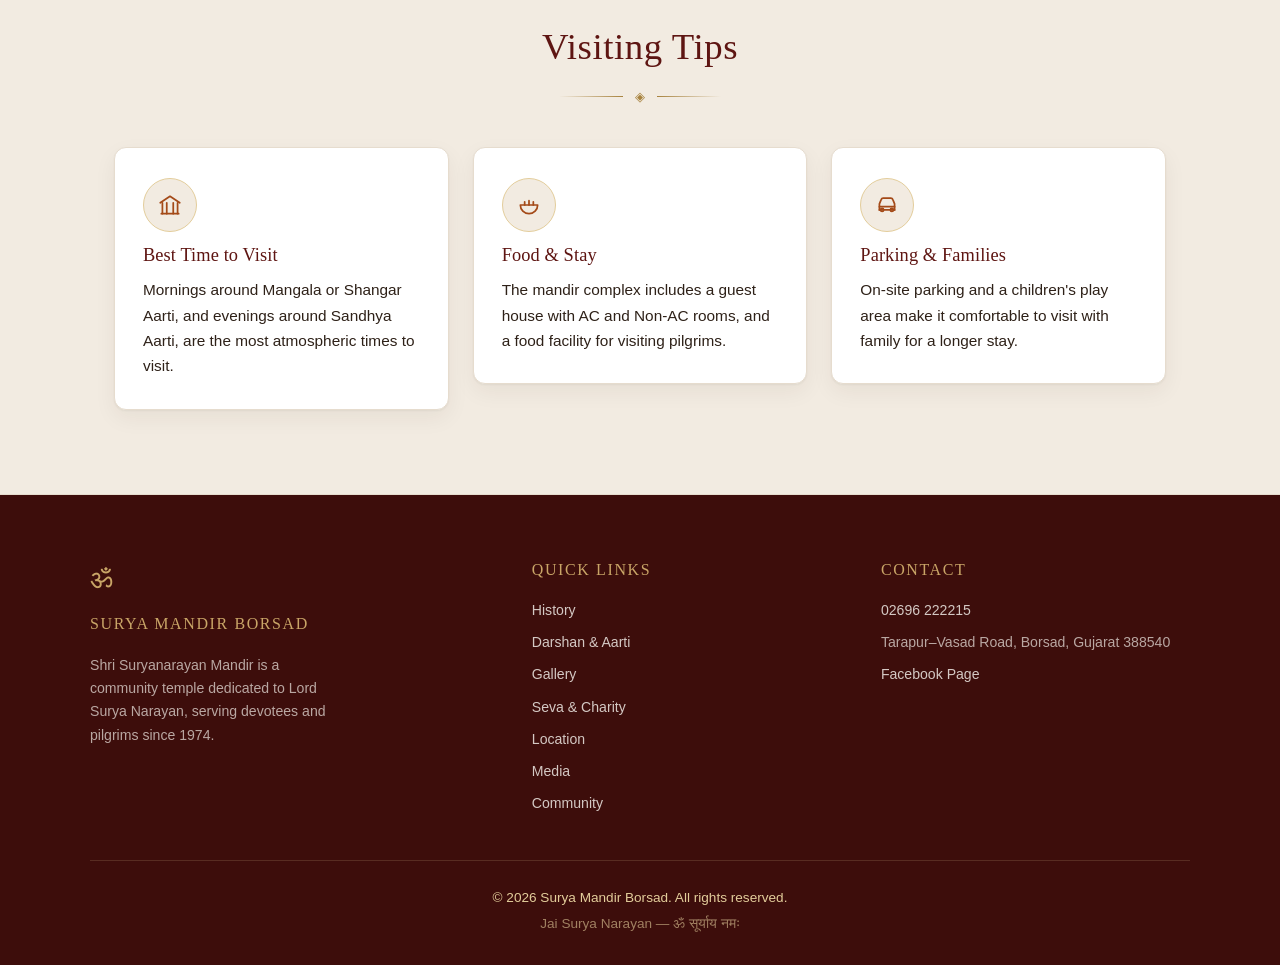
<file: timings.html>
<!DOCTYPE html>
<html lang="en">
<head>
<meta charset="UTF-8">
<meta http-equiv="Content-Security-Policy" content="default-src 'self'; base-uri 'self'; form-action 'none'; object-src 'none'; script-src 'self'; style-src 'self' 'unsafe-inline' https://fonts.googleapis.com; font-src 'self' https://fonts.gstatic.com; img-src 'self' data:; connect-src 'self'; frame-src https://www.youtube.com https://www.google.com https://www.facebook.com">
<meta name="referrer" content="strict-origin-when-cross-origin">
<meta name="viewport" content="width=device-width, initial-scale=1.0">
<title>Darshan &amp; Aarti Timings | Surya Mandir Borsad</title>
<meta name="description" content="Daily darshan and aarti timings at Surya Mandir Borsad — Mangala, Shangar, Rajbhog, Sandhya and Shayan Aarti.">
<link rel="canonical" href="https://suntempleborsad.org/timings.html">
<meta property="og:type" content="website">
<meta property="og:site_name" content="Surya Mandir Borsad">
<meta property="og:title" content="Darshan &amp; Aarti Timings | Surya Mandir Borsad">
<meta property="og:description" content="Daily darshan and aarti timings at Surya Mandir Borsad — Mangala, Shangar, Rajbhog, Sandhya and Shayan Aarti.">
<meta property="og:url" content="https://suntempleborsad.org/timings.html">
<meta property="og:image" content="https://suntempleborsad.org/images/gallery-4.jpg">
<meta property="og:image:width" content="1360">
<meta property="og:image:height" content="1020">
<meta property="og:image:alt" content="Surya Mandir Borsad">
<meta property="og:locale" content="en_IN">
<meta name="twitter:card" content="summary_large_image">
<meta name="twitter:title" content="Darshan &amp; Aarti Timings | Surya Mandir Borsad">
<meta name="twitter:description" content="Daily darshan and aarti timings at Surya Mandir Borsad — Mangala, Shangar, Rajbhog, Sandhya and Shayan Aarti.">
<meta name="twitter:image" content="https://suntempleborsad.org/images/gallery-4.jpg">
<meta name="theme-color" content="#5E1512">
<link rel="manifest" href="/manifest.json">
<link rel="apple-touch-icon" href="/apple-touch-icon.png">
<link rel="icon" href="/favicon.ico" sizes="32x32">
<link rel="icon" href="data:image/svg+xml,%3Csvg xmlns='http://www.w3.org/2000/svg' viewBox='0 0 100 100'%3E%3Ccircle cx='50' cy='50' r='45' fill='%235E1512'/%3E%3Ctext x='50' y='68' font-size='60' text-anchor='middle' fill='%23fff'%3E%E0%A5%90%3C/text%3E%3C/svg%3E">
<link rel="preconnect" href="https://fonts.googleapis.com">
<link rel="preconnect" href="https://fonts.gstatic.com" crossorigin>
<link href="https://fonts.googleapis.com/css2?family=Marcellus&family=Mukta:wght@400;500;600;700&display=swap" rel="stylesheet">
<link rel="stylesheet" href="css/style.css?v=2">
<script type="application/ld+json">
{
  "@context": "https://schema.org",
  "@type": "BreadcrumbList",
  "itemListElement": [
    {"@type": "ListItem", "position": 1, "name": "Home", "item": "https://suntempleborsad.org/"},
    {"@type": "ListItem", "position": 2, "name": "Darshan & Aarti", "item": "https://suntempleborsad.org/timings.html"}
  ]
}
</script>
</head>
<body>

<div class="top-strip">ॐ सूर्याय नमः &nbsp;•&nbsp; श्री सूर्यनारायण मंदिर, बोरसद &nbsp;•&nbsp; ॐ सूर्याय नमः</div>

<header class="site-header">
  <div class="header-inner">
    <a class="brand" href="index.html">
      <span class="brand-om">ॐ</span>
      <span class="brand-text">
        <span class="brand-title">Surya Mandir Borsad</span>
        <span class="brand-subtitle">Shri Suryanarayan Mandir</span>
      </span>
    </a>
    <button class="nav-toggle" id="navToggle" aria-label="Toggle navigation" aria-expanded="false">
      <span></span><span></span><span></span>
    </button>
    <nav class="main-nav" id="mainNav">
      <a href="index.html">Home</a>
      <a href="history.html">History</a>
      <a href="timings.html" class="active">Darshan &amp; Aarti</a>
      <a href="gallery.html">Gallery</a>
      <a href="seva.html">Seva &amp; Charity</a>
      <a href="location.html">Location</a>
      <a href="media.html">Media</a>
      <a href="community.html">Community</a>
      <a href="contact.html">Contact</a>
    </nav>
  </div>
</header>

<section class="page-hero" style="background-image:url('images/gallery-4.jpg');background-image:-webkit-image-set(url('images/gallery-4.webp') type('image/webp'),url('images/gallery-4.jpg') type('image/jpeg'));background-image:image-set(url('images/gallery-4.webp') type('image/webp'),url('images/gallery-4.jpg') type('image/jpeg')); background-size:cover; background-position:center;">
  <div class="page-hero-content">
    <p class="breadcrumb"><a href="index.html">Home</a> / Darshan &amp; Aarti</p>
    <div class="page-om">&#x0950;</div>
    <h1>Darshan &amp; Aarti Timings</h1>
    <p>Daily temple hours and aarti schedule at Surya Mandir Borsad.</p>
  </div>
</section>

<main>

  <section class="section">
    <div class="section-inner">
      <p class="section-lead">The temple is open <strong>6:00 AM to 10:00 PM, all 7 days of the week</strong>. Entry is free and photography is permitted throughout the premises.</p>

      <div class="timings-grid">
        <div class="timing-card">
          <div class="timing-icon"><svg class="icon-svg" viewBox="0 0 24 24" fill="none" stroke="currentColor" stroke-width="1.7" stroke-linecap="round" stroke-linejoin="round" aria-hidden="true"><circle cx="12" cy="12" r="4.5"/><path d="M12 3v2M12 19v2M4.2 4.2l1.4 1.4M18.4 18.4l1.4 1.4M3 12h2M19 12h2M4.2 19.8l1.4-1.4M18.4 5.6l1.4-1.4"/></svg></div>
          <h3>Mangala Aarti</h3>
          <p class="timing-time">6:00 AM</p>
        </div>
        <div class="timing-card">
          <div class="timing-icon"><svg class="icon-svg" viewBox="0 0 24 24" fill="none" stroke="currentColor" stroke-width="1.7" stroke-linecap="round" stroke-linejoin="round" aria-hidden="true"><path d="M12 3.5a1.3 1.3 0 0 1 1.3 1.3v.6c2.6.7 4.5 3 4.5 5.9v3.2l1.7 2.3H6.5l1.7-2.3v-3.2c0-2.9 1.9-5.2 4.5-5.9v-.6A1.3 1.3 0 0 1 12 3.5z"/><path d="M9.5 18.7a2.5 2.5 0 0 0 5 0"/></svg></div>
          <h3>Shangar Aarti</h3>
          <p class="timing-time">7:00 AM</p>
        </div>
        <div class="timing-card">
          <div class="timing-icon"><svg class="icon-svg" viewBox="0 0 24 24" fill="none" stroke="currentColor" stroke-width="1.7" stroke-linecap="round" stroke-linejoin="round" aria-hidden="true"><path d="M6 9h12l-1.3 8.5a2 2 0 0 1-2 1.5h-5.4a2 2 0 0 1-2-1.5L6 9z"/><path d="M9.5 5.5c.5-1 1.4-1.5 2.5-1.5s2 .5 2.5 1.5"/><path d="M7 9a5 5 0 0 0 10 0"/></svg></div>
          <h3>Rajbhog Aarti</h3>
          <p class="timing-time">11:00 AM</p>
        </div>
        <div class="timing-card">
          <div class="timing-icon"><svg class="icon-svg" viewBox="0 0 24 24" fill="none" stroke="currentColor" stroke-width="1.7" stroke-linecap="round" stroke-linejoin="round" aria-hidden="true"><circle cx="12" cy="13" r="4"/><path d="M4 13h16"/><path d="M12 5v2M5.5 8l1.5 1.5M18.5 8 17 9.5"/><path d="M6 17h12"/></svg></div>
          <h3>Sandhya Aarti</h3>
          <p class="timing-time">6:45 PM</p>
        </div>
        <div class="timing-card">
          <div class="timing-icon"><svg class="icon-svg" viewBox="0 0 24 24" fill="none" stroke="currentColor" stroke-width="1.7" stroke-linecap="round" stroke-linejoin="round" aria-hidden="true"><path d="M20 13.5A8.5 8.5 0 1 1 10.5 4a7 7 0 0 0 9.5 9.5z"/></svg></div>
          <h3>Shayan Aarti</h3>
          <p class="timing-time">9:15 PM</p>
        </div>
      </div>
      <p class="timing-note">Timings may vary on festival days &mdash; please call <a href="tel:+912696222215" style="color:var(--saffron-dark);font-weight:600;">02696 222215</a> to confirm before a special visit.</p>

      <div class="video-wrapper" style="margin-top:40px;">
        <iframe src="https://www.youtube.com/embed/TkdjG43KDXA" title="Sun Temple Borsad Aarti" allow="accelerometer; autoplay; clipboard-write; encrypted-media; gyroscope; picture-in-picture" allowfullscreen loading="lazy"></iframe>
      </div>
      <p class="video-credit">Watch a full Aarti at the mandir</p>
    </div>
  </section>

  <section class="section section-alt">
    <div class="section-inner">
      <h2 class="section-title text-center"><span>Visiting Tips</span></h2>
      <div class="divider" aria-hidden="true"><span>&#x25C8;</span></div>
      <div class="seva-grid">
        <div class="seva-card">
          <div class="seva-icon"><svg class="icon-svg" viewBox="0 0 24 24" fill="none" stroke="currentColor" stroke-width="1.6" stroke-linecap="round" stroke-linejoin="round" aria-hidden="true"><path d="M4 20h16"/><path d="M5 20V10M9 20V10M15 20V10M19 20V10"/><path d="M3 10 12 4l9 6"/></svg></div>
          <h3>Best Time to Visit</h3>
          <p>Mornings around Mangala or Shangar Aarti, and evenings around Sandhya Aarti, are the most atmospheric times to visit.</p>
        </div>
        <div class="seva-card">
          <div class="seva-icon"><svg class="icon-svg" viewBox="0 0 24 24" fill="none" stroke="currentColor" stroke-width="1.6" stroke-linecap="round" stroke-linejoin="round" aria-hidden="true"><path d="M4 12h16a8 8 0 0 1-16 0z"/><path d="M8 12V9M12 12V8M16 12V9"/></svg></div>
          <h3>Food &amp; Stay</h3>
          <p>The mandir complex includes a guest house with AC and Non&#8209;AC rooms, and a food facility for visiting pilgrims.</p>
        </div>
        <div class="seva-card">
          <div class="seva-icon"><svg class="icon-svg" viewBox="0 0 24 24" fill="none" stroke="currentColor" stroke-width="1.6" stroke-linecap="round" stroke-linejoin="round" aria-hidden="true"><path d="M5 16.5V11l1.6-4A2 2 0 0 1 8.5 5.7h7a2 2 0 0 1 1.9 1.3l1.6 4v5.5"/><path d="M5 16.5h14M5 13.5h14"/><circle cx="7.5" cy="16.5" r="1.4"/><circle cx="16.5" cy="16.5" r="1.4"/></svg></div>
          <h3>Parking &amp; Families</h3>
          <p>On&#8209;site parking and a children's play area make it comfortable to visit with family for a longer stay.</p>
        </div>
      </div>
    </div>
  </section>

</main>

<footer class="site-footer">
  <div class="footer-inner">
    <div class="footer-col footer-about">
      <div class="footer-om" aria-hidden="true">&#x0950;</div>
      <h4>Surya Mandir Borsad</h4>
      <p>Shri Suryanarayan Mandir is a community temple dedicated to Lord Surya Narayan, serving devotees and pilgrims since 1974.</p>
    </div>
    <div class="footer-col">
      <h4>Quick Links</h4>
      <ul>
        <li><a href="history.html">History</a></li>
        <li><a href="timings.html">Darshan &amp; Aarti</a></li>
        <li><a href="gallery.html">Gallery</a></li>
        <li><a href="seva.html">Seva &amp; Charity</a></li>
        <li><a href="location.html">Location</a></li>
        <li><a href="media.html">Media</a></li>
        <li><a href="community.html">Community</a></li>
      </ul>
    </div>
    <div class="footer-col">
      <h4>Contact</h4>
      <ul>
        <li><a href="tel:+912696222215">02696 222215</a></li>
        <li>Tarapur&ndash;Vasad Road, Borsad, Gujarat 388540</li>
        <li><a href="https://www.facebook.com/309274236189976" target="_blank" rel="noopener">Facebook Page</a></li>
      </ul>
    </div>
  </div>
  <div class="footer-bottom">
    <p>&copy; <span id="year"></span> Surya Mandir Borsad. All rights reserved.</p>
    <p class="footer-note">Jai Surya Narayan &mdash; &#x0950; &#x0938;&#x0942;&#x0930;&#x094D;&#x092F;&#x093E;&#x092F; &#x0928;&#x092E;&#x0903;</p>
  </div>
</footer>

<script src="js/script.js?v=5"></script>
</body>
</html>
</file>
<file: css/style.css>
/* =========================================================
   Surya Mandir Borsad — stylesheet
   Palette: warm stone & brass — terracotta, oxblood, antique brass, sandstone
   ========================================================= */

:root {
  /* Warm stone & brass — desaturated temple palette */
  --saffron: #C25E22;
  --saffron-dark: #A44A18;
  --maroon: #5E1512;
  --maroon-dark: #3D0D0B;
  --gold: #A8833F;
  --gold-mid: #C9A567;
  --gold-light: #E3CD9B;
  --ivory: #FAF7F2;
  --ivory-dark: #F2EBE1;
  --ink: #2E2118;
  --ink-soft: #6E6055;
  --white: #FFFFFF;
  --line: #E6DCCE;

  --font-display: 'Marcellus', Georgia, 'Times New Roman', serif;
  --font-body: 'Mukta', -apple-system, BlinkMacSystemFont, 'Segoe UI', sans-serif;

  --shadow-soft: 0 1px 2px rgba(46, 33, 24, 0.05), 0 8px 22px rgba(46, 33, 24, 0.06);
  --shadow-strong: 0 3px 10px rgba(46, 33, 24, 0.08), 0 18px 40px rgba(46, 33, 24, 0.13);
  --radius: 12px;
}

* { box-sizing: border-box; }

html {
  scroll-behavior: smooth;
}

body {
  margin: 0;
  font-family: var(--font-body);
  color: var(--ink);
  background: var(--ivory);
  line-height: 1.65;
  -webkit-font-smoothing: antialiased;
}

img { max-width: 100%; display: block; }

/* Fill the frame by insetting rather than height:100% — WebKit resolves a
   percentage height against the border-box here while Gecko/Blink use the
   content box, which left Safari cropping these by the 1px border. */
.gallery-item picture,
.motif-circle.motif-photo picture {
  position: absolute;
  top: 0;
  right: 0;
  bottom: 0;
  left: 0;
  display: block;
}

.event-card-media picture { display: block; }

a { color: inherit; }

h1, h2, h3 {
  font-family: var(--font-display);
  font-weight: 400;
  color: var(--maroon);
  margin: 0;
  line-height: 1.25;
  letter-spacing: 0.005em;
  text-wrap: balance;
}

::selection {
  background: var(--gold-light);
  color: var(--ink);
}

/* The site had no keyboard focus indication at all. */
:focus-visible {
  outline: 2px solid var(--saffron-dark);
  outline-offset: 3px;
  border-radius: 4px;
}

.hero :focus-visible,
.page-hero :focus-visible,
.site-footer :focus-visible,
.top-strip :focus-visible,
.lightbox :focus-visible {
  outline-color: var(--gold-light);
}

.section-inner {
  max-width: 1100px;
  margin: 0 auto;
  padding: 0 24px;
}

/* ---------- Top strip ---------- */
.top-strip {
  background: var(--maroon);
  color: var(--gold-light);
  text-align: center;
  font-size: 0.76rem;
  letter-spacing: 0.08em;
  padding: 8px 12px;
  white-space: nowrap;
  overflow: hidden;
  text-overflow: ellipsis;
}

/* ---------- Header ---------- */
.site-header {
  position: sticky;
  top: 0;
  z-index: 100;
  background: rgba(250, 247, 242, 0.94);
  backdrop-filter: saturate(140%) blur(8px);
  -webkit-backdrop-filter: saturate(140%) blur(8px);
  border-bottom: 1px solid var(--line);
  box-shadow: 0 1px 0 rgba(168, 131, 63, 0.18);
}

.header-inner {
  max-width: 1100px;
  margin: 0 auto;
  padding: 12px 24px;
  display: flex;
  align-items: center;
  justify-content: space-between;
  gap: 16px;
}

.brand {
  display: flex;
  align-items: center;
  gap: 12px;
  text-decoration: none;
}

.brand-om {
  font-size: 1.75rem;
  color: var(--saffron-dark);
  background: var(--ivory-dark);
  border: 1px solid var(--gold);
  border-radius: 50%;
  width: 48px;
  height: 48px;
  display: flex;
  align-items: center;
  justify-content: center;
  flex-shrink: 0;
}

.brand-text { display: flex; flex-direction: column; line-height: 1.15; }

.brand-title {
  font-family: var(--font-display);
  font-size: 1.28rem;
  letter-spacing: 0.01em;
  color: var(--maroon);
}

.brand-subtitle {
  font-size: 0.72rem;
  color: var(--ink-soft);
  letter-spacing: 0.06em;
}

.main-nav {
  display: flex;
  gap: 22px;
}

.main-nav a {
  text-decoration: none;
  font-weight: 600;
  font-size: 0.92rem;
  color: var(--maroon);
  position: relative;
  padding: 6px 2px;
  white-space: nowrap;
  transition: color 0.2s ease;
}

.main-nav a:hover { color: var(--saffron-dark); }

.main-nav a::after {
  content: "";
  position: absolute;
  left: 0;
  bottom: 0;
  width: 0;
  height: 2px;
  background: var(--saffron-dark);
  transition: width 0.25s ease;
}

.main-nav a:hover::after,
.main-nav a.active::after {
  width: 100%;
}

.nav-toggle {
  display: none;
  flex-direction: column;
  justify-content: center;
  align-items: center;
  gap: 5px;
  width: 44px;
  height: 44px;
  flex-shrink: 0;
  background: none;
  border: none;
  cursor: pointer;
}

.nav-toggle span {
  display: block;
  width: 24px;
  height: 3px;
  border-radius: 2px;
  background: var(--maroon);
}

/* ---------- Hero ---------- */
.hero {
  position: relative;
  min-height: 82vh;
  display: flex;
  align-items: center;
  justify-content: center;
  text-align: center;
  color: var(--white);
  background-color: var(--maroon-dark);
  background-size: cover;
  /* Shifted down the frame so Surya's face clears the text card instead of
     sitting behind the title. No effect in portrait, where the cover crop is
     constrained horizontally. */
  background-position: center 85%;
  overflow: hidden;
}

.hero::before {
  content: "";
  position: absolute;
  inset: 0;
  background:
    linear-gradient(180deg, rgba(28,14,9,0.42) 0%, rgba(28,14,9,0.26) 42%, rgba(24,11,7,0.66) 100%);
}

.hero-pattern {
  position: absolute;
  inset: 0;
  opacity: 0.55;
  background-image:
    radial-gradient(circle at 10% 10%, rgba(227,205,155,0.18) 0%, transparent 38%),
    radial-gradient(circle at 92% 84%, rgba(227,205,155,0.14) 0%, transparent 34%);
}

.mandala-ring {
  position: absolute;
  border: 1px solid rgba(227,205,155,0.18);
  border-radius: 50%;
  pointer-events: none;
}

.hero-content {
  position: relative;
  z-index: 2;
  padding: 46px 44px;
  max-width: 720px;
  background: rgba(30,14,9,0.32);
  backdrop-filter: blur(2px);
  -webkit-backdrop-filter: blur(2px);
  border-radius: 18px;
  border: 1px solid rgba(227,205,155,0.22);
  box-shadow: 0 18px 50px rgba(20,9,5,0.28);
  transition: opacity 0.35s ease, transform 0.35s ease, visibility 0.35s;
}

.hero-content.is-dismissed {
  opacity: 0;
  transform: scale(0.96);
  pointer-events: none;
  visibility: hidden;
}

.hero-close {
  position: absolute;
  top: 12px;
  right: 12px;
  width: 38px;
  height: 38px;
  border-radius: 50%;
  border: 1px solid rgba(227,205,155,0.35);
  background: rgba(0,0,0,0.2);
  color: var(--gold-light);
  font-size: 1.2rem;
  line-height: 1;
  display: flex;
  align-items: center;
  justify-content: center;
  cursor: pointer;
  transition: background 0.2s ease, transform 0.2s ease;
}

.hero-close:hover {
  background: rgba(0,0,0,0.3);
  transform: scale(1.08);
}

.hero-reveal {
  position: absolute;
  top: 118px;
  right: 24px;
  z-index: 2;
  display: none;
  align-items: center;
  gap: 8px;
  padding: 10px 18px;
  border-radius: 999px;
  background: rgba(30,14,9,0.6);
  backdrop-filter: blur(8px);
  -webkit-backdrop-filter: blur(8px);
  border: 1px solid rgba(227,205,155,0.35);
  color: var(--gold-light);
  font-size: 0.85rem;
  font-weight: 600;
  cursor: pointer;
}

.hero-reveal.is-visible { display: flex; }
.hero-reveal:hover { background: rgba(30,14,9,0.78); }

@media (max-width: 640px) {
  .hero-reveal { top: 100px; right: 16px; font-size: 0.78rem; padding: 8px 14px; }
}

@media (max-width: 640px) {
  .hero-content { margin: 0 16px; border-radius: 16px; }
}

.hero-content::before,
.hero-content::after {
  content: "";
  position: absolute;
  left: 50%;
  top: 46%;
  transform: translate(-50%, -50%);
  border-radius: 50%;
  border: 1px solid rgba(227,205,155,0.16);
  pointer-events: none;
  z-index: -1;
}

.hero-content::before { width: 460px; height: 460px; }
.hero-content::after { width: 620px; height: 620px; border-color: rgba(227,205,155,0.1); }

@media (max-width: 640px) {
  .hero-content::before { width: 300px; height: 300px; }
  .hero-content::after { width: 400px; height: 400px; }
}

.hero-om {
  font-size: 2.6rem;
  color: var(--gold-light);
  margin-bottom: 10px;
  text-shadow: 0 4px 18px rgba(0,0,0,0.45);
}

.hero-content h1 {
  font-size: clamp(2.3rem, 5.6vw, 3.6rem);
  color: var(--white);
  text-shadow: 0 3px 24px rgba(0,0,0,0.5);
  margin-bottom: 12px;
  letter-spacing: 0.01em;
}

.hero-tagline {
  font-size: clamp(1rem, 2.2vw, 1.22rem);
  color: var(--gold-light);
  margin: 0 0 6px;
  text-shadow: 0 2px 12px rgba(0,0,0,0.55);
}

.hero-sub {
  font-size: 0.95rem;
  color: rgba(255,255,255,0.85);
  margin: 0 0 22px;
  letter-spacing: 0.06em;
  text-shadow: 0 2px 12px rgba(0,0,0,0.55);
}

.rating-badge {
  display: inline-flex;
  align-items: center;
  gap: 8px;
  background: rgba(255,255,255,0.1);
  border: 1px solid rgba(227,205,155,0.45);
  border-radius: 999px;
  padding: 7px 16px;
  margin-bottom: 22px;
  text-decoration: none;
  font-size: 0.85rem;
  color: var(--white);
  backdrop-filter: blur(2px);
  transition: background 0.2s ease, transform 0.2s ease;
}

.rating-badge:hover { background: rgba(255,255,255,0.2); transform: translateY(-1px); }

.rating-stars { color: var(--gold-light); letter-spacing: 1px; }

.rating-badge-dark {
  background: var(--ivory);
  border-color: var(--gold);
  color: var(--maroon);
}
.rating-badge-dark:hover { background: var(--ivory-dark); }
.rating-badge-dark .rating-stars { color: var(--saffron-dark); }

.hero-actions {
  display: flex;
  flex-wrap: wrap;
  gap: 16px;
  justify-content: center;
}

.btn {
  display: inline-block;
  padding: 13px 30px;
  border-radius: 999px;
  font-weight: 600;
  font-size: 0.92rem;
  text-decoration: none;
  letter-spacing: 0.04em;
  transition: transform 0.2s ease, box-shadow 0.2s ease, background 0.2s ease;
  border: 2px solid transparent;
}

.btn-primary {
  background: var(--saffron-dark);
  color: var(--white);
  box-shadow: 0 2px 8px rgba(46,33,24,0.14);
}
.btn-primary:hover {
  background: #8E3D12;
  transform: translateY(-1px);
  box-shadow: 0 6px 16px rgba(46,33,24,0.2);
}

.btn-outline {
  background: transparent;
  color: var(--white);
  border-color: var(--gold-light);
}
.btn-outline:hover { background: rgba(255,255,255,0.14); transform: translateY(-1px); }

.hero-divider {
  position: absolute;
  bottom: 0;
  left: 0;
  right: 0;
  height: 110px;
  pointer-events: none;
  background: linear-gradient(180deg, rgba(250,247,242,0) 0%, rgba(250,247,242,0.65) 62%, var(--ivory) 100%);
}

/* ---------- Sections ---------- */
.section {
  padding: 84px 0;
}

.section-alt {
  background: var(--ivory-dark);
  border-top: 1px solid var(--line);
  border-bottom: 1px solid var(--line);
}

.section-title {
  text-align: center;
  margin-bottom: 6px;
}

.section-title span {
  font-size: clamp(1.75rem, 3.6vw, 2.3rem);
  letter-spacing: 0.015em;
  position: relative;
}

.divider {
  display: flex;
  align-items: center;
  justify-content: center;
  gap: 12px;
  margin: 16px 0 40px;
  color: var(--gold);
}

.divider::before,
.divider::after {
  content: "";
  height: 1px;
  width: 64px;
  max-width: 18vw;
  background: linear-gradient(90deg, transparent, var(--gold));
}

.divider::after { background: linear-gradient(90deg, var(--gold), transparent); }

.divider span { font-size: 0.8rem; color: var(--gold); }

.section-lead {
  text-align: center;
  max-width: 640px;
  margin: 0 auto 36px;
  color: var(--ink-soft);
  font-size: 1.02rem;
  text-wrap: balance;
}

/* ---------- History ---------- */
.history-grid {
  display: grid;
  grid-template-columns: 1fr 220px;
  gap: 48px;
  align-items: start;
}

.history-text p {
  margin: 0 0 18px;
  font-size: 1.02rem;
  color: var(--ink);
}

.history-text strong { color: var(--maroon); }

.motif-circle {
  width: 200px;
  height: 200px;
  border-radius: 50%;
  border: 1px solid var(--gold);
  background: radial-gradient(circle at 35% 30%, var(--white), var(--ivory-dark));
  display: flex;
  align-items: center;
  justify-content: center;
  box-shadow: var(--shadow-soft);
  position: sticky;
  top: 120px;
}

.motif-circle span {
  font-size: 5rem;
  color: var(--saffron-dark);
}

.motif-circle.motif-photo {
  overflow: hidden;
  padding: 0;
}

.motif-circle.motif-photo img {
  width: 100%;
  height: 100%;
  object-fit: cover;
  object-position: center 30%;
}

/* ---------- Timings ---------- */
.timings-grid {
  display: grid;
  grid-template-columns: repeat(auto-fit, minmax(160px, 1fr));
  grid-template-columns: repeat(auto-fit, minmax(min(160px, 100%), 1fr));
  gap: 20px;
  margin-top: 8px;
}

.timing-card {
  background: var(--white);
  border: 1px solid var(--line);
  border-radius: var(--radius);
  padding: 30px 18px;
  text-align: center;
  box-shadow: var(--shadow-soft);
  transition: transform 0.25s ease, box-shadow 0.25s ease, border-color 0.25s ease;
}

.timing-card:hover {
  transform: translateY(-3px);
  border-color: var(--gold-light);
  box-shadow: var(--shadow-strong);
}

.timing-icon,
.seva-card .seva-icon,
.contact-icon {
  width: 54px;
  height: 54px;
  border-radius: 50%;
  background: var(--ivory-dark);
  border: 1px solid var(--gold-light);
  color: var(--saffron-dark);
  display: flex;
  align-items: center;
  justify-content: center;
  font-size: 1.4rem;
  margin: 0 auto 18px;
}

.seva-card .seva-icon { margin: 0 0 16px; }

.timing-card h3 {
  font-size: 1.05rem;
  color: var(--maroon);
  margin-bottom: 6px;
}

.timing-time {
  font-weight: 600;
  color: var(--saffron-dark);
  font-size: 1.1rem;
  margin: 0;
}

.timing-note {
  text-align: center;
  margin-top: 28px;
  color: var(--ink-soft);
  font-size: 0.9rem;
  font-style: italic;
}

/* ---------- Gallery ---------- */
.gallery-grid {
  display: grid;
  grid-template-columns: repeat(4, 1fr);
  gap: 16px;
}

.gallery-item {
  border: 0;
  padding: 0;
  background: var(--ivory-dark);
  border-radius: var(--radius);
  overflow: hidden;
  cursor: pointer;
  aspect-ratio: 1 / 1;
  position: relative;
  box-shadow: var(--shadow-soft);
  border: 1px solid var(--line);
  transition: transform 0.25s ease, border-color 0.25s ease, box-shadow 0.25s ease;
}

.gallery-item:hover {
  transform: translateY(-3px);
  border-color: var(--gold);
  box-shadow: var(--shadow-strong);
}

.gallery-item img {
  width: 100%;
  height: 100%;
  object-fit: cover;
  opacity: 0;
  transition: opacity 0.45s ease;
}

/* Each photo fades in the moment it decodes, so a tile never animates in empty
   and then pops. The scroll-reveal is disabled here to avoid a second,
   unsynchronised animation on the same element. */
.gallery-item img.is-loaded { opacity: 1; }

.gallery-item.reveal {
  opacity: 1;
  transform: none;
  transition: none;
}

@media (prefers-reduced-motion: reduce) {
  .gallery-item img { opacity: 1; transition: none; }
}

.gallery-item img::before {
  content: "";
}

/* Fallback shown via JS onerror class swap */
.gallery-item.is-empty {
  display: flex;
  align-items: center;
  justify-content: center;
}

.gallery-item.is-empty img { display: none; }

.gallery-item.is-empty::after {
  content: "\0950\A Photo coming soon";
  white-space: pre;
  text-align: center;
  color: var(--saffron-dark);
  font-family: var(--font-display);
  font-size: 1rem;
  line-height: 1.6;
}

.photo-credit {
  text-align: center;
  font-size: 0.78rem;
  color: var(--ink-soft);
  margin-top: 18px;
}

.photo-credit a { color: var(--saffron-dark); }
.photo-credit code {
  background: var(--ivory-dark);
  padding: 1px 6px;
  border-radius: 4px;
}

/* ---------- Testimonials ---------- */
.testimonials .section-inner { text-align: center; }

.testimonial-grid {
  display: grid;
  grid-template-columns: repeat(auto-fit, minmax(240px, 1fr));
  grid-template-columns: repeat(auto-fit, minmax(min(240px, 100%), 1fr));
  gap: 22px;
  margin-top: 32px;
  text-align: left;
}

.testimonial-card {
  background: var(--white);
  border: 1px solid var(--line);
  border-left: 3px solid var(--gold);
  border-radius: var(--radius);
  padding: 24px 26px;
  margin: 0;
  box-shadow: var(--shadow-soft);
}

.testimonial-card p {
  margin: 0 0 12px;
  color: var(--ink);
  font-size: 1rem;
}

.testimonial-card cite {
  font-style: normal;
  font-size: 0.85rem;
  color: var(--ink-soft);
}

/* ---------- Location ---------- */
.location-grid {
  display: grid;
  grid-template-columns: 1fr 1fr;
  gap: 40px;
  align-items: start;
}

.location-info h3 {
  font-size: 1.1rem;
  color: var(--maroon);
  margin: 20px 0 8px;
}
.location-info h3:first-child { margin-top: 0; }

.location-info p { margin: 0; color: var(--ink); }

.distance-list {
  margin: 0;
  padding-left: 18px;
  color: var(--ink);
}
.distance-list li { margin-bottom: 4px; }

.location-info .btn { margin-top: 24px; }

.location-map {
  border-radius: var(--radius);
  overflow: hidden;
  box-shadow: var(--shadow-soft);
  border: 1px solid var(--line);
}

.location-map iframe {
  width: 100%;
  height: 100%;
  min-height: 360px;
  border: 0;
  display: block;
}

/* ---------- Contact ---------- */
.contact-grid {
  display: grid;
  grid-template-columns: repeat(auto-fit, minmax(200px, 1fr));
  grid-template-columns: repeat(auto-fit, minmax(min(200px, 100%), 1fr));
  gap: 20px;
}

.contact-card {
  background: var(--white);
  border: 1px solid var(--line);
  border-radius: var(--radius);
  padding: 30px 20px;
  text-align: center;
  box-shadow: var(--shadow-soft);
}

.contact-card h3 {
  font-size: 1rem;
  margin-bottom: 8px;
  color: var(--maroon);
}

.contact-card p { margin: 0; color: var(--ink); }

.contact-card a {
  color: var(--saffron-dark);
  text-decoration: none;
  font-weight: 600;
}
.contact-card a:hover { text-decoration: underline; }

/* ---------- Footer ---------- */
.site-footer {
  background: var(--maroon-dark);
  color: var(--gold-light);
  padding: 62px 20px 0;
}

.footer-inner {
  max-width: 1100px;
  margin: 0 auto;
  display: grid;
  grid-template-columns: 1.3fr 1fr 1fr;
  gap: 40px;
  padding-bottom: 44px;
  border-bottom: 1px solid rgba(227,205,155,0.16);
}

.footer-om {
  font-size: 1.7rem;
  margin-bottom: 10px;
  color: var(--gold-mid);
}

.footer-col h4 {
  font-family: var(--font-display);
  font-weight: 400;
  font-size: 1rem;
  letter-spacing: 0.1em;
  text-transform: uppercase;
  color: var(--gold-mid);
  margin: 0 0 16px;
}

.footer-about p {
  font-size: 0.88rem;
  color: rgba(250,247,242,0.66);
  margin: 0;
  max-width: 32ch;
}

.footer-col ul {
  list-style: none;
  margin: 0;
  padding: 0;
  display: flex;
  flex-direction: column;
  gap: 9px;
}

.footer-col ul li {
  font-size: 0.88rem;
  color: rgba(250,247,242,0.66);
}

.footer-col a {
  color: rgba(250,247,242,0.8);
  text-decoration: none;
  transition: color 0.2s ease;
}
.footer-col a:hover { color: var(--gold-light); }

.footer-bottom {
  max-width: 1100px;
  margin: 0 auto;
  text-align: center;
  padding: 22px 0 26px;
}

.site-footer .footer-bottom p {
  margin: 4px 0;
  font-size: 0.85rem;
}

.footer-note {
  color: rgba(227,205,155,0.6);
  font-size: 0.82rem;
}

/* ---------- Page hero (sub-pages) ---------- */
.page-hero {
  position: relative;
  padding: 82px 20px 72px;
  text-align: center;
  color: var(--white);
  background: linear-gradient(135deg, var(--maroon-dark) 0%, var(--maroon) 100%);
  overflow: hidden;
}

.page-hero::before {
  content: "";
  position: absolute;
  inset: 0;
  background-image:
    radial-gradient(circle at 12% 0%, rgba(227,205,155,0.12) 0%, transparent 45%),
    radial-gradient(circle at 88% 100%, rgba(227,205,155,0.1) 0%, transparent 42%),
    linear-gradient(180deg, rgba(26,12,8,0.62) 0%, rgba(26,12,8,0.5) 45%, rgba(20,9,6,0.72) 100%);
}

.page-hero-content {
  position: relative;
  z-index: 1;
  display: inline-block;
  max-width: 640px;
  padding: 32px 44px;
  background: rgba(30,14,9,0.3);
  backdrop-filter: blur(2px);
  -webkit-backdrop-filter: blur(2px);
  border-radius: 18px;
  border: 1px solid rgba(227,205,155,0.22);
}

@media (max-width: 640px) {
  .page-hero-content { padding: 26px 22px; margin: 0 16px; border-radius: 16px; }
}

.page-hero .page-om {
  font-size: 1.7rem;
  color: var(--gold);
  margin-bottom: 8px;
}

.page-hero h1 {
  color: var(--white);
  font-size: clamp(1.9rem, 4vw, 2.7rem);
  letter-spacing: 0.01em;
  text-shadow: 0 3px 20px rgba(0,0,0,0.5);
}

.page-hero p {
  color: rgba(227,205,155,0.95);
  max-width: 560px;
  margin: 12px auto 0;
  font-size: 1rem;
  text-shadow: 0 2px 12px rgba(0,0,0,0.5);
}

.breadcrumb {
  position: relative;
  z-index: 1;
  font-size: 0.8rem;
  letter-spacing: 0.04em;
  color: rgba(250,247,242,0.78);
  margin-bottom: 16px;
  text-shadow: 0 2px 10px rgba(0,0,0,0.5);
}
.breadcrumb a { color: var(--gold-light); text-decoration: none; }
.breadcrumb a:hover { text-decoration: underline; }

.page-hero::after {
  content: "";
  position: absolute;
  bottom: 0;
  left: 0;
  right: 0;
  height: 3px;
  background: linear-gradient(90deg, transparent, var(--gold), transparent);
}

/* ---------- Timeline (history page) ---------- */
.timeline {
  position: relative;
  max-width: 760px;
  margin: 0 auto;
  padding-left: 36px;
  border-left: 1px solid var(--line);
}

.timeline-item {
  position: relative;
  padding-bottom: 34px;
}
.timeline-item:last-child { padding-bottom: 0; }

.timeline-item::before {
  content: "";
  position: absolute;
  left: -42px;
  top: 8px;
  width: 11px;
  height: 11px;
  border-radius: 50%;
  background: var(--saffron-dark);
  border: 3px solid var(--ivory);
  box-shadow: 0 0 0 1px var(--gold);
}

.timeline-year {
  display: inline-block;
  font-family: var(--font-body);
  font-weight: 700;
  font-size: 0.82rem;
  letter-spacing: 0.1em;
  color: var(--saffron-dark);
  margin-bottom: 6px;
}

.timeline-item h3 {
  font-size: 1.1rem;
  margin-bottom: 6px;
}

.timeline-item p { margin: 0; color: var(--ink); }

/* ---------- Stat cards (seva / charity) ---------- */
.stat-grid {
  display: grid;
  grid-template-columns: repeat(auto-fit, minmax(150px, 1fr));
  grid-template-columns: repeat(auto-fit, minmax(min(150px, 100%), 1fr));
  gap: 18px;
  margin: 36px 0 8px;
}

.stat-card {
  background: var(--white);
  border: 1px solid var(--line);
  border-radius: var(--radius);
  padding: 26px 14px;
  text-align: center;
  box-shadow: var(--shadow-soft);
}

.stat-number {
  font-family: var(--font-display);
  font-size: 2rem;
  color: var(--maroon);
  display: block;
}

.stat-label {
  font-size: 0.8rem;
  letter-spacing: 0.06em;
  text-transform: uppercase;
  color: var(--ink-soft);
}

.seva-grid {
  display: grid;
  align-items: start;
  grid-template-columns: repeat(auto-fit, minmax(260px, 1fr));
  grid-template-columns: repeat(auto-fit, minmax(min(260px, 100%), 1fr));
  gap: 24px;
  margin-top: 10px;
}

.seva-card {
  background: var(--white);
  border: 1px solid var(--line);
  border-radius: var(--radius);
  padding: 30px 28px;
  box-shadow: var(--shadow-soft);
}

.seva-card .seva-icon { font-size: 1.9rem; margin-bottom: 12px; }

.seva-card h3 { font-size: 1.15rem; margin-bottom: 10px; }

.seva-card p { margin: 0; color: var(--ink); font-size: 0.96rem; }

/* ---------- Community / social engagement page ---------- */
.event-card {
  display: flex;
  flex-wrap: wrap;
  align-items: flex-start;
  gap: 30px;
  background: var(--white);
  border-radius: var(--radius);
  padding: 30px;
  box-shadow: var(--shadow-soft);
  border: 1px solid var(--line);
  max-width: 900px;
  margin: 0 auto;
}

.event-card-media { flex: 0 1 auto; min-width: 0; max-width: 100%; margin: 0 auto; }

.event-card-body { flex: 1 1 280px; min-width: 0; }

.event-date {
  display: inline-block;
  font-size: 0.8rem;
  font-weight: 600;
  letter-spacing: 0.02em;
  color: var(--saffron-dark);
  background: var(--ivory-dark);
  border: 1px solid var(--line);
  padding: 5px 14px;
  border-radius: 999px;
  margin-bottom: 12px;
}

.event-card-body h3 { font-size: 1.3rem; margin: 0 0 12px; }

.event-card-body p { margin: 0 0 14px; color: var(--ink); }

.event-watch-link {
  display: inline-flex;
  align-items: center;
  gap: 6px;
  font-weight: 600;
  color: var(--saffron-dark);
  text-decoration: none;
}

.event-watch-link:hover { text-decoration: underline; }

@media (max-width: 560px) {
  .event-card { padding: 22px 18px; }
}

/* ---------- Media / press page ---------- */
.media-list {
  display: flex;
  flex-direction: column;
  gap: 16px;
  max-width: 760px;
  margin: 0 auto;
}

.media-card {
  display: flex;
  align-items: center;
  gap: 18px;
  background: var(--white);
  border-radius: var(--radius);
  padding: 22px 24px;
  box-shadow: var(--shadow-soft);
  text-decoration: none;
  color: var(--ink);
  border: 1px solid var(--line);
  transition: transform 0.2s ease, box-shadow 0.2s ease, border-color 0.2s ease;
}

.media-card:hover {
  transform: translateY(-2px);
  border-color: var(--gold-light);
  box-shadow: var(--shadow-strong);
}

.media-icon {
  font-size: 1.3rem;
  flex-shrink: 0;
  width: 50px;
  height: 50px;
  border-radius: 50%;
  background: var(--ivory-dark);
  border: 1px solid var(--gold-light);
  color: var(--saffron-dark);
  display: flex;
  align-items: center;
  justify-content: center;
}

.media-card-body { min-width: 0; }

.media-card-body h3 {
  font-size: 1.02rem;
  margin-bottom: 4px;
  color: var(--maroon);
}

.media-card-body p {
  margin: 0;
  font-size: 0.85rem;
  color: var(--ink-soft);
}

.media-card-body span.media-domain {
  font-size: 0.75rem;
  color: var(--saffron-dark);
  font-weight: 600;
  overflow-wrap: anywhere;
}

.media-disclaimer {
  max-width: 760px;
  margin: 32px auto 0;
  font-size: 0.85rem;
  color: var(--ink-soft);
  text-align: center;
  background: var(--ivory-dark);
  border: 1px solid var(--line);
  border-radius: var(--radius);
  padding: 18px 22px;
}

/* ---------- Home page teasers ---------- */
.teaser-grid {
  display: grid;
  grid-template-columns: repeat(auto-fit, minmax(240px, 1fr));
  grid-template-columns: repeat(auto-fit, minmax(min(240px, 100%), 1fr));
  gap: 24px;
}

/* Explore section: fixed 3-across so 6 cards always read as two even rows */
.teaser-grid-3 {
  grid-template-columns: repeat(3, 1fr);
}

@media (max-width: 860px) {
  .teaser-grid-3 { grid-template-columns: repeat(2, 1fr); }
}

@media (max-width: 560px) {
  .teaser-grid-3 { grid-template-columns: 1fr; }
}

.teaser-card {
  background: var(--white);
  border-radius: var(--radius);
  overflow: hidden;
  box-shadow: var(--shadow-soft);
  text-decoration: none;
  color: var(--ink);
  border: 1px solid var(--line);
  display: flex;
  flex-direction: column;
  transition: transform 0.25s ease, box-shadow 0.25s ease, border-color 0.25s ease;
}

.teaser-card:hover {
  transform: translateY(-3px);
  border-color: var(--gold-light);
  box-shadow: var(--shadow-strong);
}

.teaser-card-icon {
  font-size: 1.6rem;
  background: var(--ivory-dark);
  border-bottom: 1px solid var(--line);
  color: var(--saffron-dark);
  padding: 26px;
  text-align: center;
}

/* Icon SVGs inherit currentColor and sit centered wherever an emoji used to be */
.icon-svg {
  width: 26px;
  height: 26px;
  display: inline-block;
  vertical-align: middle;
  stroke: currentColor;
}

.teaser-card-icon .icon-svg { width: 34px; height: 34px; }
.contact-icon .icon-svg,
.media-icon .icon-svg { width: 24px; height: 24px; }

.teaser-card-body { padding: 22px 24px 26px; flex: 1; display: flex; flex-direction: column; }

.teaser-card-body h3 { font-size: 1.15rem; margin-bottom: 8px; }

.teaser-card-body p { margin: 0 0 16px; color: var(--ink-soft); font-size: 0.92rem; flex: 1; }

.teaser-link {
  font-size: 0.8rem;
  font-weight: 700;
  letter-spacing: 0.04em;
  color: var(--saffron-dark);
}

.text-center { text-align: center; }

.section-cta { text-align: center; margin-top: 36px; }

/* ---------- Video embed ---------- */
.video-wrapper {
  position: relative;
  width: 100%;
  max-width: 760px;
  margin: 0 auto;
  aspect-ratio: 16 / 9;
  border-radius: var(--radius);
  overflow: hidden;
  box-shadow: var(--shadow-soft);
  border: 1px solid var(--line);
}

.video-wrapper iframe {
  position: absolute;
  inset: 0;
  width: 100%;
  height: 100%;
  border: 0;
}

.video-wrapper-vertical {
  position: relative;
  width: 267px;
  max-width: 100%;
  margin: 0 auto;
  aspect-ratio: 9 / 16;
  border-radius: var(--radius);
  overflow: hidden;
  box-shadow: var(--shadow-soft);
  border: 1px solid var(--line);
}

.video-wrapper-vertical iframe {
  position: absolute;
  inset: 0;
  width: 100%;
  height: 100%;
  border: 0;
}

.video-credit {
  text-align: center;
  font-size: 0.78rem;
  color: var(--ink-soft);
  margin-top: 14px;
}
.video-credit a { color: var(--saffron-dark); }

/* ---------- Lightbox ---------- */
.lightbox {
  position: fixed;
  inset: 0;
  background: rgba(24, 16, 11, 0.94);
  display: none;
  align-items: center;
  justify-content: center;
  z-index: 1000;
  padding: 40px;
}

.lightbox.is-open { display: flex; }

.lightbox img {
  max-width: 100%;
  max-height: 88vh;
  border-radius: 8px;
  box-shadow: 0 20px 60px rgba(0,0,0,0.5);
}

.lightbox-close {
  position: absolute;
  top: 20px;
  right: 28px;
  background: none;
  border: none;
  color: var(--gold-light);
  font-size: 2.4rem;
  line-height: 1;
  cursor: pointer;
}

/* ---------- FAQ ---------- */
.faq-list {
  max-width: 760px;
  margin: 0 auto;
  display: flex;
  flex-direction: column;
  gap: 14px;
}

.faq-item {
  background: var(--white);
  border: 1px solid var(--line);
  border-radius: var(--radius);
  padding: 24px 28px;
  box-shadow: var(--shadow-soft);
}

.faq-item h3 {
  font-family: var(--font-body);
  font-weight: 700;
  font-size: 1.02rem;
  color: var(--maroon);
  margin: 0 0 8px;
}

.faq-item p {
  margin: 0;
  color: var(--ink);
}

/* ---------- Scroll reveal ---------- */
.reveal {
  opacity: 0;
  transform: translateY(22px);
  transition: opacity 0.6s ease, transform 0.6s ease;
}

.reveal.is-visible {
  opacity: 1;
  transform: translateY(0);
}

@media (prefers-reduced-motion: reduce) {
  .reveal { opacity: 1; transform: none; transition: none; }
}

/* Staggered entrance within grids */
.teaser-grid > .reveal:nth-child(2),
.seva-grid > .reveal:nth-child(2),
.timings-grid > .reveal:nth-child(2),
.contact-grid > .reveal:nth-child(2),
.testimonial-grid > .reveal:nth-child(2),
.stat-grid > .reveal:nth-child(2) { transition-delay: 0.08s; }

.teaser-grid > .reveal:nth-child(3),
.seva-grid > .reveal:nth-child(3),
.timings-grid > .reveal:nth-child(3),
.contact-grid > .reveal:nth-child(3),
.testimonial-grid > .reveal:nth-child(3),
.stat-grid > .reveal:nth-child(3) { transition-delay: 0.16s; }

.teaser-grid > .reveal:nth-child(4),
.seva-grid > .reveal:nth-child(4),
.timings-grid > .reveal:nth-child(4),
.contact-grid > .reveal:nth-child(4),
.stat-grid > .reveal:nth-child(4) { transition-delay: 0.24s; }

.teaser-grid > .reveal:nth-child(5),
.timings-grid > .reveal:nth-child(5) { transition-delay: 0.32s; }

.teaser-grid > .reveal:nth-child(6) { transition-delay: 0.4s; }

/* ---------- Responsive ---------- */
@media (max-width: 860px) {
  .history-grid { grid-template-columns: 1fr; }
  .motif-circle { display: none; }
  .location-grid { grid-template-columns: 1fr; }
  .location-map iframe { min-height: 300px; }
  .gallery-grid { grid-template-columns: repeat(3, 1fr); }
}

@media (max-width: 900px) {
  .main-nav {
    position: absolute;
    top: 100%;
    left: 0;
    right: 0;
    background: var(--ivory);
    flex-direction: column;
    align-items: center;
    padding: 20px 0;
    gap: 18px;
    border-bottom: 1px solid var(--line);
    box-shadow: 0 12px 24px rgba(46,33,24,0.1);
    transform: translateY(-8px);
    opacity: 0;
    pointer-events: none;
    transition: transform 0.2s ease, opacity 0.2s ease;
  }

  .main-nav.is-open {
    transform: translateY(0);
    opacity: 1;
    pointer-events: auto;
  }

  .nav-toggle { display: flex; }
}

@media (max-width: 760px) {
  .footer-inner {
    grid-template-columns: 1fr 1fr;
    gap: 32px;
  }
  .footer-about { grid-column: 1 / -1; }
}

@media (max-width: 640px) {
  .gallery-grid { grid-template-columns: repeat(2, 1fr); }

  .section { padding: 60px 0; }

  .top-strip { font-size: 0.72rem; }

  /* comfortable thumb targets for the primary mobile nav */
  .main-nav a { padding: 11px 16px; }

  .footer-col a,
  .contact-card a { display: inline-block; padding: 5px 0; }
}

@media (max-width: 480px) {
  .footer-inner {
    grid-template-columns: 1fr;
    gap: 28px;
    text-align: left;
  }
}

@media (max-width: 420px) {
  .brand-subtitle { display: none; }
}

/* ---------- Mobile hero scale ----------
   Placed last so it outranks the unconditional .hero-* rules above. */
@media (max-width: 640px) {
  .hero-content { padding: 30px 20px; }
  .hero-om { font-size: 2.1rem; margin-bottom: 6px; }
  .hero-content h1 { font-size: clamp(2rem, 7.4vw, 2.5rem); margin-bottom: 8px; }
  .hero-tagline { font-size: 0.98rem; }
  .hero-sub { font-size: 0.88rem; margin: 0 0 16px; }
  .rating-badge { margin-bottom: 16px; }
  .hero-actions { gap: 12px; }
}

/* Short viewports (iPhone SE class) were pushing "Get Directions" below the
   fold. Tighten until both calls to action sit above it. */
@media (max-width: 640px) and (max-height: 670px) {
  .hero-content { padding: 20px 16px; }
  .hero-om { font-size: 1.6rem; margin-bottom: 0; }
  .hero-content h1 { font-size: 1.75rem; margin-bottom: 4px; }
  .hero-tagline { font-size: 0.86rem; margin: 0 0 2px; }
  .hero-sub { font-size: 0.78rem; margin: 0 0 10px; letter-spacing: 0.03em; }
  .rating-badge { margin-bottom: 10px; padding: 4px 11px; font-size: 0.74rem; }
  .hero-actions { gap: 8px; }
  .hero-actions .btn { padding: 9px 20px; font-size: 0.85rem; }
  .hero-close { width: 32px; height: 32px; top: 8px; right: 8px; }
}

/* ---------- aspect-ratio fallback ----------
   aspect-ratio is Safari 15+. These boxes hold only absolutely-positioned
   children, so without it they collapse to zero height and the gallery and
   video embeds vanish. The padding-bottom ratio trick works everywhere. */
@supports not (aspect-ratio: 1 / 1) {
  .gallery-item {
    height: 0;
    padding-bottom: 100%;
  }
  .video-wrapper {
    height: 0;
    padding-bottom: 56.25%;   /* 16:9 */
  }
  .video-wrapper-vertical {
    height: 0;
    padding-bottom: 177.78%;  /* 9:16 */
  }
}
</file>
